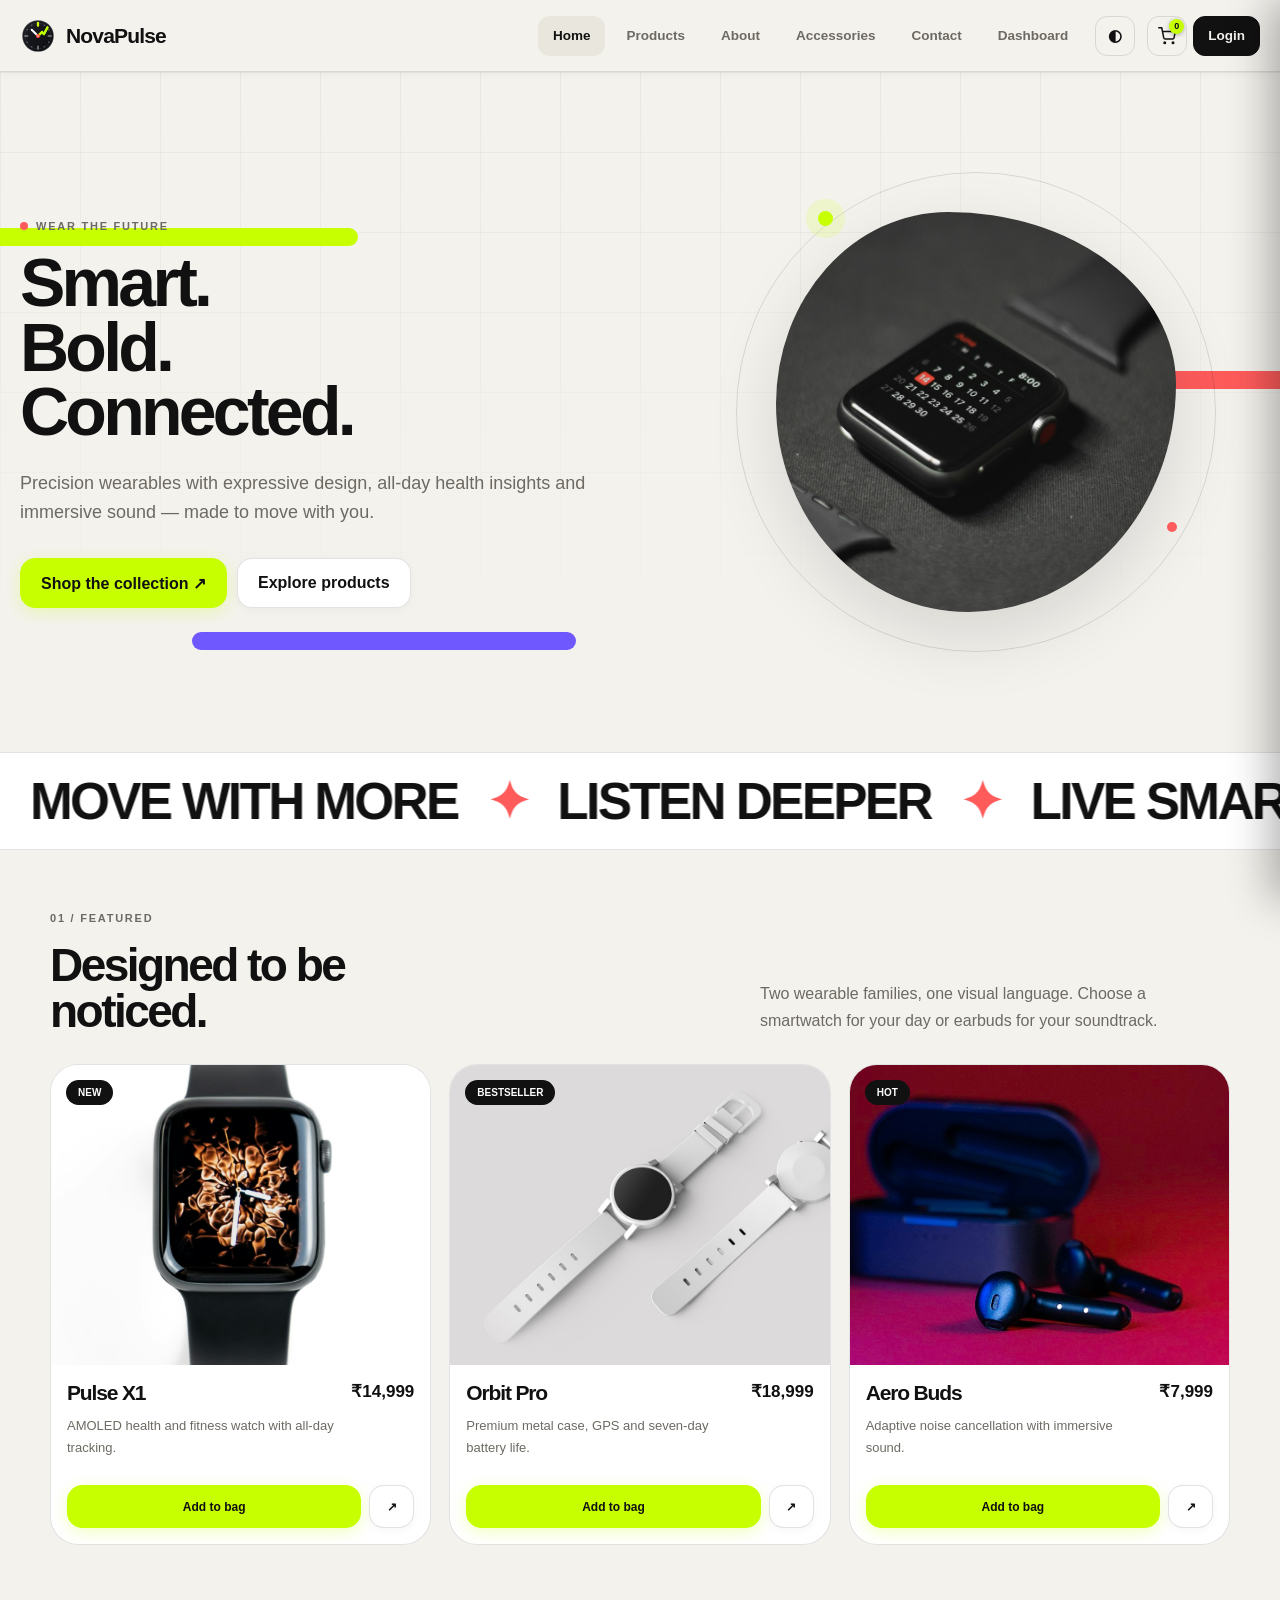
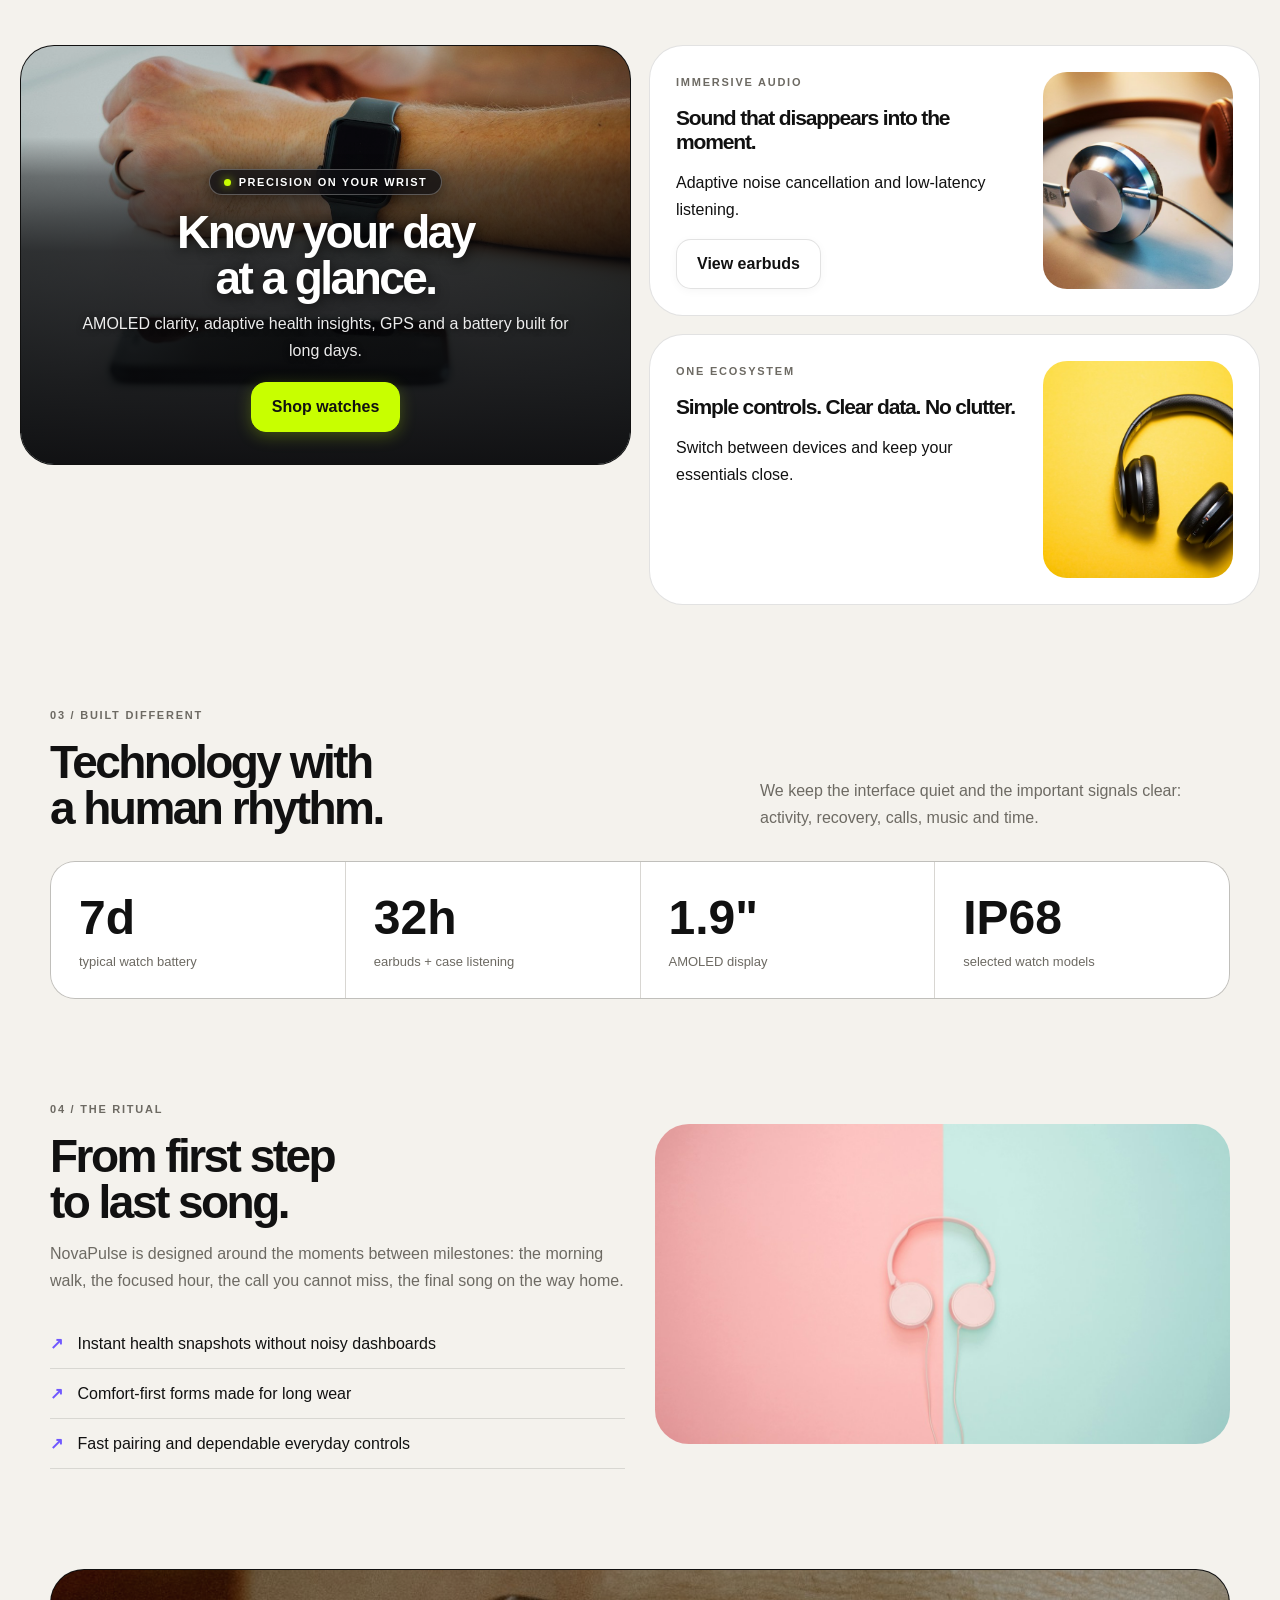
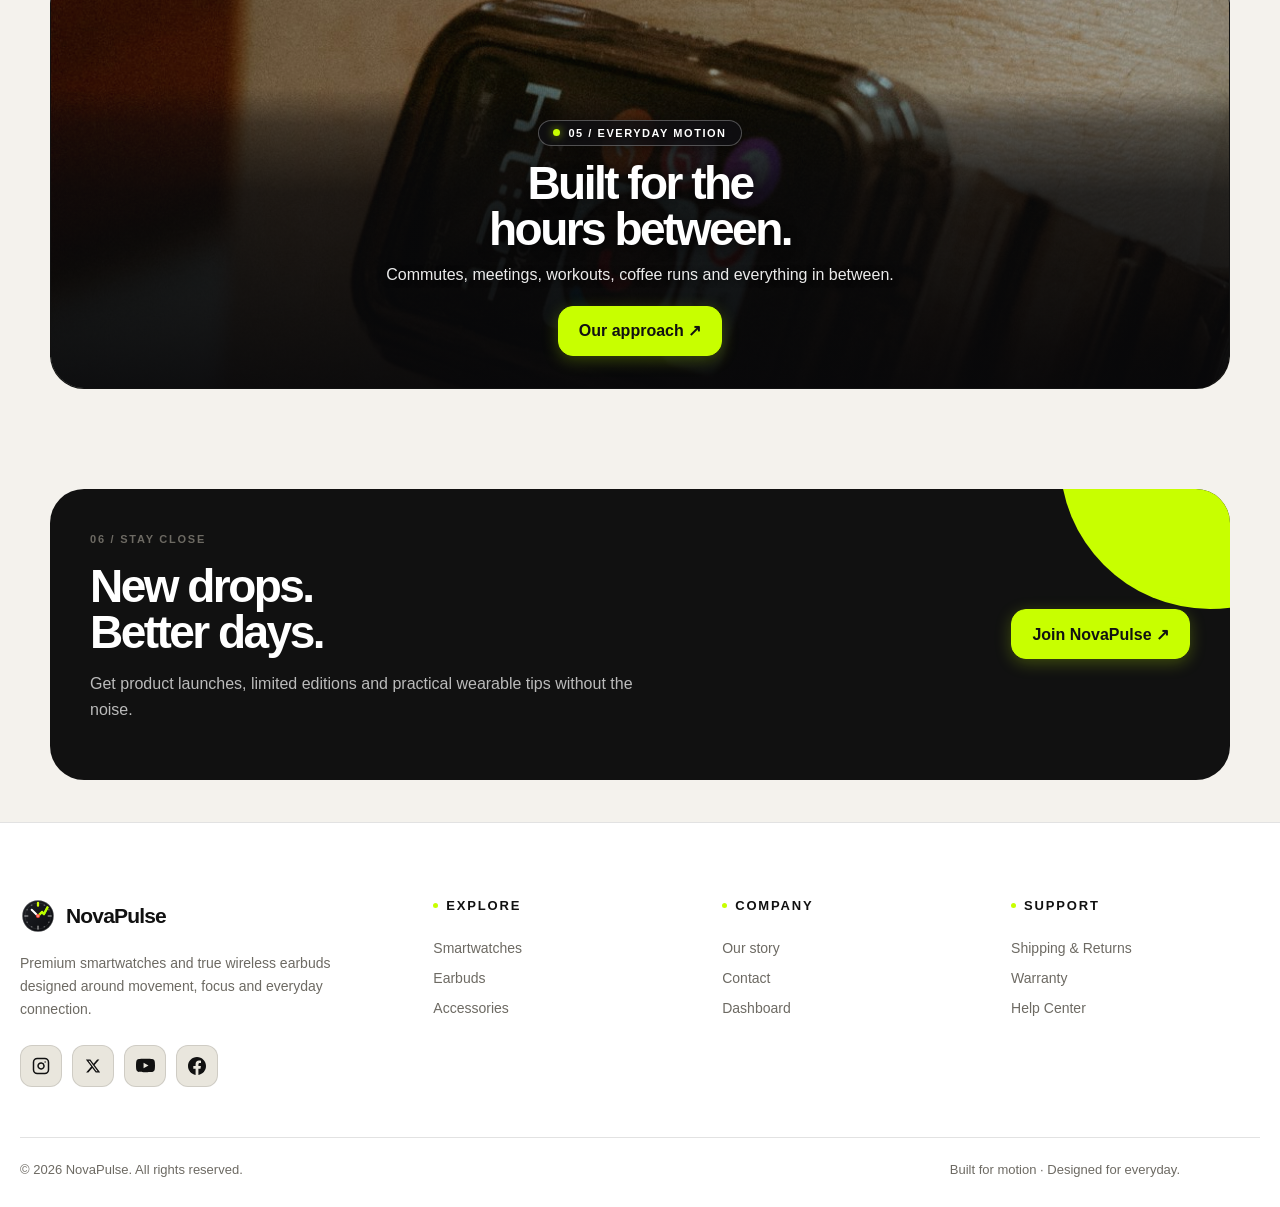
<file: index.html>
<!DOCTYPE html>
<html lang="en">
<head>
  <meta charset="UTF-8">
  <meta name="viewport" content="width=device-width, initial-scale=1.0">
  <meta name="description" content="NovaPulse premium smartwatches and wireless earbuds">
  <title>NovaPulse | Smart Wearables</title>
  <link rel="icon" type="image/svg+xml" href="images/favicon.svg">
  <link rel="stylesheet" href="assets/css/style.css">
</head>
<body>
  <!-- ========================= NAVBAR ========================= -->
  <header class="topbar" id="navbar">
    <div class="wide nav">
      <a href="index.html" class="logo">
        <span class="logo-icon"></span>
        <span>NovaPulse</span>
      </a>
      <nav class="navlinks">
        <a href="index.html" class="active">Home</a>
        <a href="products.html">Products</a>
        <a href="about.html">About</a>
        <a href="accessories.html">Accessories</a>
        <a href="contact.html">Contact</a>
        <a href="dashboard.html">Dashboard</a>
        <button class="nav-btn theme-btn" type="button" aria-label="Toggle theme" title="Toggle theme" onclick="toggleTheme()">◐</button>
        <button class="nav-btn cart-btn" type="button" aria-label="Shopping Cart" title="Shopping Cart" onclick="toggleCart()">
          <svg class="cart-icon" viewBox="0 0 24 24" width="18" height="18" fill="none" stroke="currentColor" stroke-width="2" stroke-linecap="round" stroke-linejoin="round">
            <circle cx="9" cy="21" r="1"></circle>
            <circle cx="20" cy="21" r="1"></circle>
            <path d="M1 1h4l2.68 13.39a2 2 0 0 0 2 1.61h9.72a2 2 0 0 0 2-1.61L23 6H6"></path>
          </svg>
          <span class="cart-badge">0</span>
        </button>
        <a href="login.html" class="nav-btn login">Login</a>
      </nav>
      <button class="mobile-button" type="button" aria-label="Open navigation menu" aria-controls="mobileMenu" aria-expanded="false" onclick="toggleMenu()">☰</button>
    </div>
    <div class="mobile-menu" id="mobileMenu">
      <a href="index.html">Home <span>→</span></a>
      <a href="products.html">Products <span>→</span></a>
      <a href="about.html">About <span>→</span></a>
      <a href="accessories.html">Accessories <span>→</span></a>
      <a href="contact.html">Contact <span>→</span></a>
      <a href="dashboard.html">Dashboard <span>→</span></a>
      <div class="mobile-controls">
        <button type="button" aria-label="Toggle theme" onclick="toggleTheme()">◐ Theme Mode</button>
        <button type="button" aria-label="Shopping Cart" onclick="toggleCart()">🛒 Bag (<span class="mobile-cart-count">0</span>)</button>
      </div>
      <a href="login.html" class="mobile-login">Login <span>→</span></a>
    </div>
  </header>

  <!-- ========================= HOME MAIN ========================= -->
  <main id="home">
    <!-- HERO SECTION -->
    <section class="hero">
      <div class="grid-bg"></div>
      <div class="wryte">
        <span class="a"></span>
        <span class="b"></span>
        <span class="c"></span>
      </div>
      <div class="wide hero-content">
        <div class="hero-copy reveal">
          <span class="eyebrow"><i></i> Wear the future</span>
          <h1>Smart.<br>Bold.<br>Connected.</h1>
          <p>
            Precision wearables with expressive design, all-day health insights and immersive sound — made to move with you.
          </p>
          <div class="actions">
            <a href="products.html" class="btn lime">Shop the collection ↗</a>
            <a href="#featured" class="btn outline">Explore products</a>
          </div>
        </div>
        <div class="hero-art">
          <div class="orbit"></div>
          <img
            class="hero-image"
            src="image/hero-watch.jpg"
            alt="Premium smartwatch worn on wrist"
          >
        </div>
      </div>
    </section>

    <!-- MARQUEE TRACK -->
    <div class="marquee">
      <div class="marquee-track">
        <span>MOVE WITH MORE <b>✦</b> LISTEN DEEPER <b>✦</b> LIVE SMARTER <b>✦</b></span>
        <span>MOVE WITH MORE <b>✦</b> LISTEN DEEPER <b>✦</b> LIVE SMARTER <b>✦</b></span>
        <span>MOVE WITH MORE <b>✦</b> LISTEN DEEPER <b>✦</b> LIVE SMARTER <b>✦</b></span>
        <span>MOVE WITH MORE <b>✦</b> LISTEN DEEPER <b>✦</b> LIVE SMARTER <b>✦</b></span>
      </div>
    </div>

    <!-- HOME SECTION 1: FEATURED PRODUCTS -->
    <section class="section" id="featured">
      <div class="container">
        <div class="section-head reveal">
          <div>
            <span class="eyebrow">01 / Featured</span>
            <h2>Designed to be<br>noticed.</h2>
          </div>
          <p>
            Two wearable families, one visual language. Choose a smartwatch for your day or earbuds for your soundtrack.
          </p>
        </div>
        <div class="product-grid">
          <article class="product-card reveal">
            <div class="product-media">
              <img src="image/pulse-x1.jpg" alt="Pulse X1 smartwatch">
              <span class="tag">NEW</span>
            </div>
            <div class="product-info">
              <div class="product-top">
                <div>
                  <h3>Pulse X1</h3>
                  <p>AMOLED health and fitness watch with all-day tracking.</p>
                </div>
                <strong class="price">₹14,999</strong>
              </div>
              <div class="card-actions">
                <button class="btn lime" onclick="addBag('Pulse X1')">Add to bag</button>
                <button class="btn outline quick" onclick="productInfo('Pulse X1','₹14,999')">↗</button>
              </div>
            </div>
          </article>

          <article class="product-card reveal">
            <div class="product-media">
              <img src="image/orbit-pro.jpg" alt="Orbit Pro smartwatch">
              <span class="tag">BESTSELLER</span>
            </div>
            <div class="product-info">
              <div class="product-top">
                <div>
                  <h3>Orbit Pro</h3>
                  <p>Premium metal case, GPS and seven-day battery life.</p>
                </div>
                <strong class="price">₹18,999</strong>
              </div>
              <div class="card-actions">
                <button class="btn lime" onclick="addBag('Orbit Pro')">Add to bag</button>
                <button class="btn outline quick" onclick="productInfo('Orbit Pro','₹18,999')">↗</button>
              </div>
            </div>
          </article>

          <article class="product-card reveal">
            <div class="product-media">
              <img src="image/aero-buds.jpg" alt="Aero Buds wireless earbuds">
              <span class="tag">HOT</span>
            </div>
            <div class="product-info">
              <div class="product-top">
                <div>
                  <h3>Aero Buds</h3>
                  <p>Adaptive noise cancellation with immersive sound.</p>
                </div>
                <strong class="price">₹7,999</strong>
              </div>
              <div class="card-actions">
                <button class="btn lime" onclick="addBag('Aero Buds')">Add to bag</button>
                <button class="btn outline quick" onclick="productInfo('Aero Buds','₹7,999')">↗</button>
              </div>
            </div>
          </article>
        </div>
      </div>
    </section>

    <!-- HOME SECTION 2: SHOWCASE -->
    <section class="section compact">
      <div class="wide">
        <div class="feature-grid">
          <article class="feature-card reveal">
            <img src="image/feature-wrist.jpg" alt="Premium smartwatch close-up">
            <div class="feature-content">
              <span class="eyebrow">Precision on your wrist</span>
              <h2>Know your day<br>at a glance.</h2>
              <p>AMOLED clarity, adaptive health insights, GPS and a battery built for long days.</p>
              <a href="products.html" class="btn lime">Shop watches</a>
            </div>
          </article>
          <div class="small-features">
            <article class="small-card reveal">
              <div>
                <span class="eyebrow">Immersive audio</span>
                <h3>Sound that disappears into the moment.</h3>
                <p>Adaptive noise cancellation and low-latency listening.</p>
                <a href="products.html" class="btn outline">View earbuds</a>
              </div>
              <img src="image/earbuds-sound.jpg" alt="Wireless earbuds">
            </article>
            <article class="small-card reveal">
              <div>
                <span class="eyebrow">One ecosystem</span>
                <h3>Simple controls. Clear data. No clutter.</h3>
                <p>Switch between devices and keep your essentials close.</p>
              </div>
              <img src="image/earbuds-case.jpg" alt="Premium earbuds detail">
            </article>
          </div>
        </div>
      </div>
    </section>

    <!-- HOME SECTION 3: SPECS & STATS -->
    <section class="section">
      <div class="container">
        <div class="section-head reveal">
          <div>
            <span class="eyebrow">03 / Built different</span>
            <h2>Technology with<br>a human rhythm.</h2>
          </div>
          <p>
            We keep the interface quiet and the important signals clear: activity, recovery, calls, music and time.
          </p>
        </div>
        <div class="stats">
          <div class="stat">
            <strong>7d</strong>
            <span>typical watch battery</span>
          </div>
          <div class="stat">
            <strong>32h</strong>
            <span>earbuds + case listening</span>
          </div>
          <div class="stat">
            <strong>1.9"</strong>
            <span>AMOLED display</span>
          </div>
          <div class="stat">
            <strong>IP68</strong>
            <span>selected watch models</span>
          </div>
        </div>
      </div>
    </section>

    <!-- HOME SECTION 4: THE RITUAL -->
    <section class="section compact">
      <div class="container">
        <div class="story">
          <div class="reveal">
            <span class="eyebrow">04 / The ritual</span>
            <h2>From first step<br>to last song.</h2>
            <p>
              NovaPulse is designed around the moments between milestones: the morning walk, the focused hour, the call you cannot miss, the final song on the way home.
            </p>
            <ul class="story-list">
              <li>Instant health snapshots without noisy dashboards</li>
              <li>Comfort-first forms made for long wear</li>
              <li>Fast pairing and dependable everyday controls</li>
            </ul>
          </div>
          <img
            class="reveal"
            src="image/lifestyle-ritual.jpg"
            alt="Person using wearable technology"
          >
        </div>
      </div>
    </section>

    <!-- HOME SECTION 5: EVERYDAY MOTION -->
    <section class="section">
      <div class="container">
        <div class="feature-card reveal">
          <img src="image/lifestyle-motion.jpg" alt="Smartwatch lifestyle">
          <div class="feature-content">
            <span class="eyebrow">05 / Everyday motion</span>
            <h2>Built for the<br>hours between.</h2>
            <p>
              Commutes, meetings, workouts, coffee runs and everything in between.
            </p>
            <a href="about.html" class="btn lime">Our approach ↗</a>
          </div>
        </div>
      </div>
    </section>

    <!-- HOME SECTION 6: NEWSLETTER -->
    <section class="section compact">
      <div class="container">
        <div class="newsletter reveal">
          <div>
            <span class="eyebrow">06 / Stay close</span>
            <h2>New drops.<br>Better days.</h2>
            <p>
              Get product launches, limited editions and practical wearable tips without the noise.
            </p>
          </div>
          <button class="btn lime" onclick="subscribe()">Join NovaPulse ↗</button>
        </div>
      </div>
    </section>
  </main>

  <!-- ========================= FOOTER ========================= -->
  <footer class="footer" id="footer">
    <div class="wide footer-grid">
      <div>
        <a href="index.html" class="logo">
          <span class="logo-icon"></span>
          <span>NovaPulse</span>
        </a>
        <p>
          Premium smartwatches and true wireless earbuds designed around movement, focus and everyday connection.
        </p>
        <div class="socials">
          <a href="https://www.instagram.com/" target="_blank" rel="noopener" class="social" aria-label="Instagram">
            <svg width="18" height="18" viewBox="0 0 24 24" fill="none" stroke="currentColor" stroke-width="2" stroke-linecap="round" stroke-linejoin="round"><rect width="20" height="20" x="2" y="2" rx="5" ry="5"/><path d="M16 11.37A4 4 0 1 1 12.63 8 4 4 0 0 1 16 11.37z"/><line x1="17.5" x2="17.51" y1="6.5" y2="6.5"/></svg>
          </a>
          <a href="https://x.com/" target="_blank" rel="noopener" class="social" aria-label="X">
            <svg width="16" height="16" viewBox="0 0 24 24" fill="currentColor"><path d="M18.244 2.25h3.308l-7.227 8.26 8.502 11.24H16.17l-5.214-6.817L4.99 21.75H1.68l7.73-8.835L1.254 2.25H8.08l4.713 6.231zm-1.161 17.52h1.833L7.084 4.126H5.117z"/></svg>
          </a>
          <a href="https://www.youtube.com/" target="_blank" rel="noopener" class="social" aria-label="YouTube">
            <svg width="19" height="19" viewBox="0 0 24 24" fill="currentColor"><path d="M23.498 6.186a3.016 3.016 0 0 0-2.122-2.136C19.505 3.545 12 3.545 12 3.545s-7.505 0-9.377.505A3.017 3.017 0 0 0 .502 6.186C0 8.07 0 12 0 12s0 3.93.502 5.814a3.016 3.016 0 0 0 2.122 2.136c1.871.505 9.376.505 9.376.505s7.505 0 9.377-.505a3.015 3.015 0 0 0 2.122-2.136C24 15.93 24 12 24 12s0-3.93-.502-5.814zM9.545 15.568V8.432L15.818 12l-6.273 3.568z"/></svg>
          </a>
          <a href="https://www.facebook.com/" target="_blank" rel="noopener" class="social" aria-label="Facebook">
            <svg width="18" height="18" viewBox="0 0 24 24" fill="currentColor"><path d="M24 12.073c0-6.627-5.373-12-12-12s-12 5.373-12 12c0 5.99 4.388 10.954 10.125 11.854v-8.385H7.078v-3.47h3.047V9.43c0-3.007 1.792-4.669 4.533-4.669 1.312 0 2.686.235 2.686.235v2.953H15.83c-1.491 0-1.956.925-1.956 1.874v2.25h3.328l-.532 3.47h-2.796v8.385C19.612 23.027 24 18.062 24 12.073z"/></svg>
          </a>
        </div>
      </div>
      <div>
        <h4>Explore</h4>
        <a class="footer-link" href="products.html">Smartwatches</a>
        <a class="footer-link" href="products.html">Earbuds</a>
        <a class="footer-link" href="accessories.html">Accessories</a>
      </div>
      <div>
        <h4>Company</h4>
        <a class="footer-link" href="about.html">Our story</a>
        <a class="footer-link" href="contact.html">Contact</a>
        <a class="footer-link" href="dashboard.html">Dashboard</a>
      </div>
      <div>
        <h4>Support</h4>
        <a class="footer-link" href="contact.html">Shipping & Returns</a>
        <a class="footer-link" href="contact.html">Warranty</a>
        <a class="footer-link" href="contact.html">Help Center</a>
      </div>
    </div>
    <div class="wide copyright">
      <span>© 2026 NovaPulse. All rights reserved.</span>
      <span>Built for motion · Designed for everyday.</span>
    </div>
  </footer>

  <button class="backtop" id="backtop" onclick="window.scrollTo({top:0,behavior:'smooth'})" aria-label="Back to top">↑</button>
  <div class="toast" id="toast"></div>

  <script src="assets/js/main.js"></script>
</body>
</html>
</file>
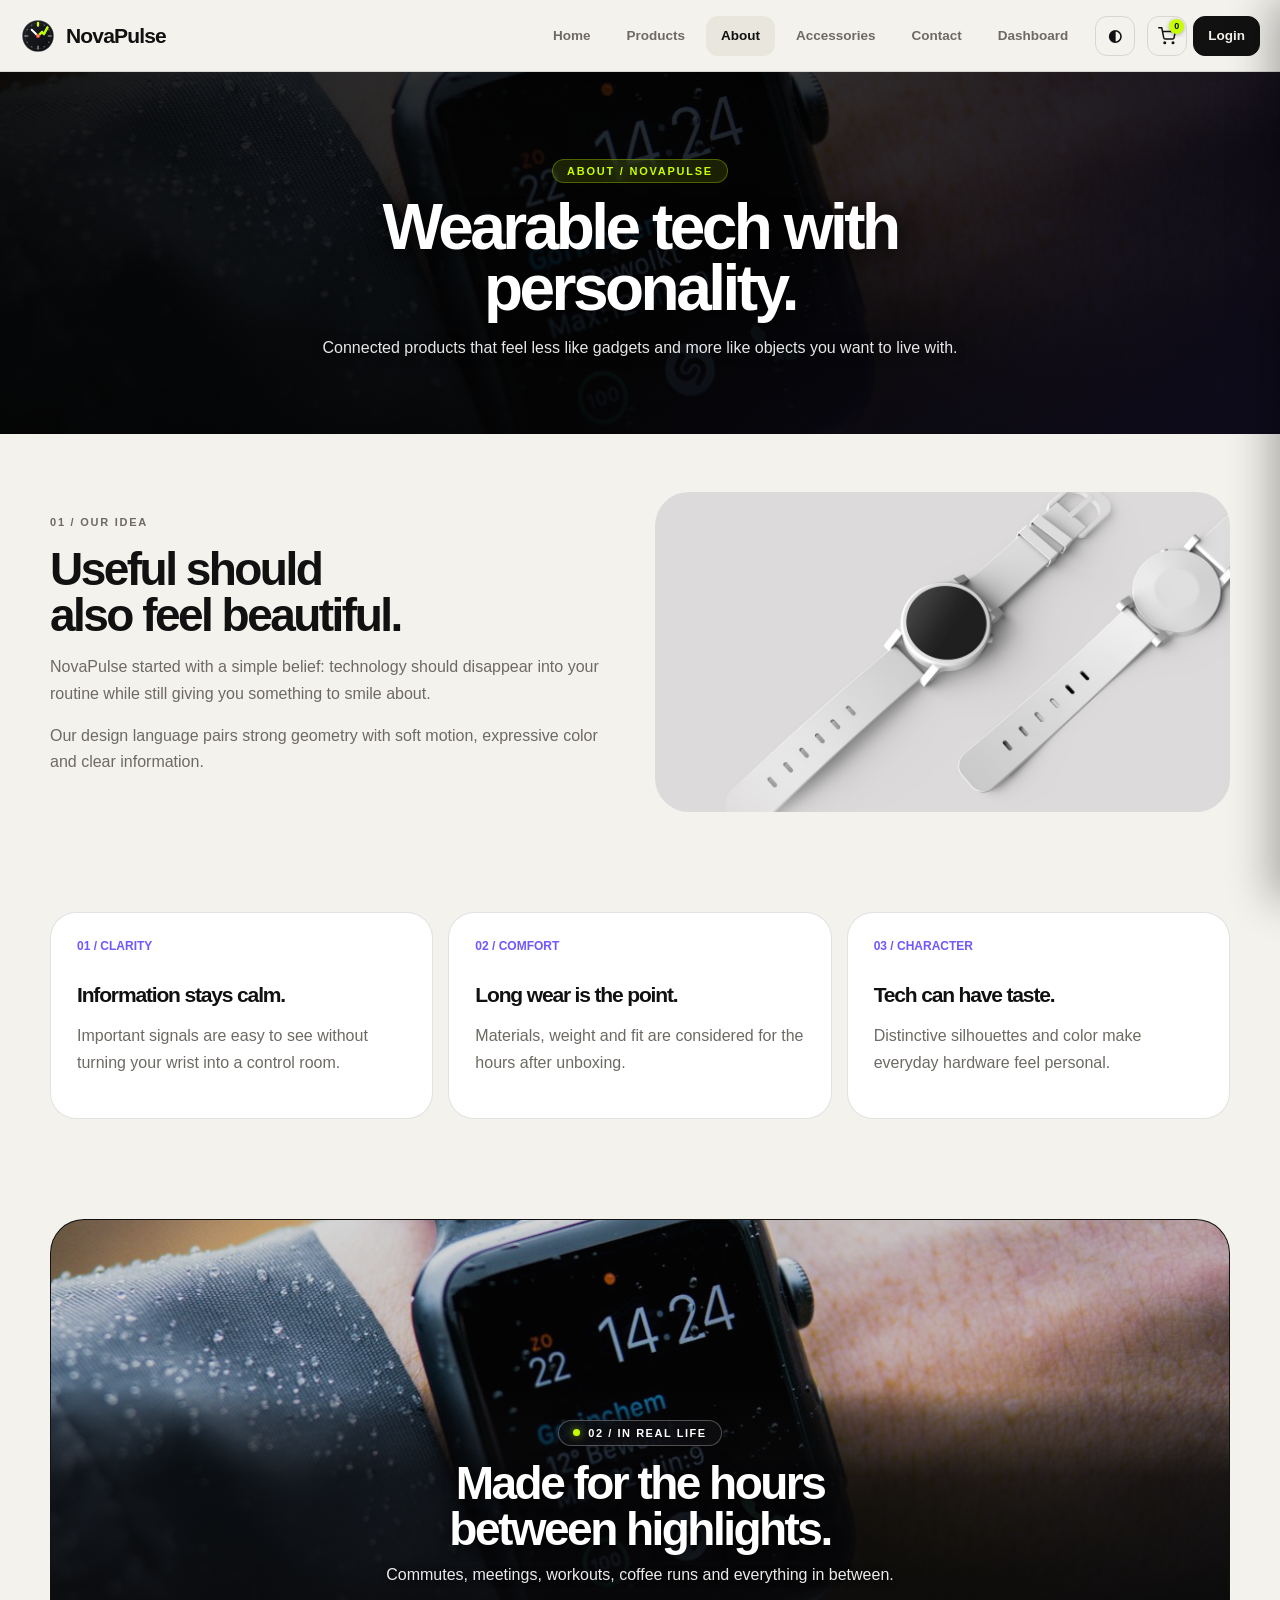
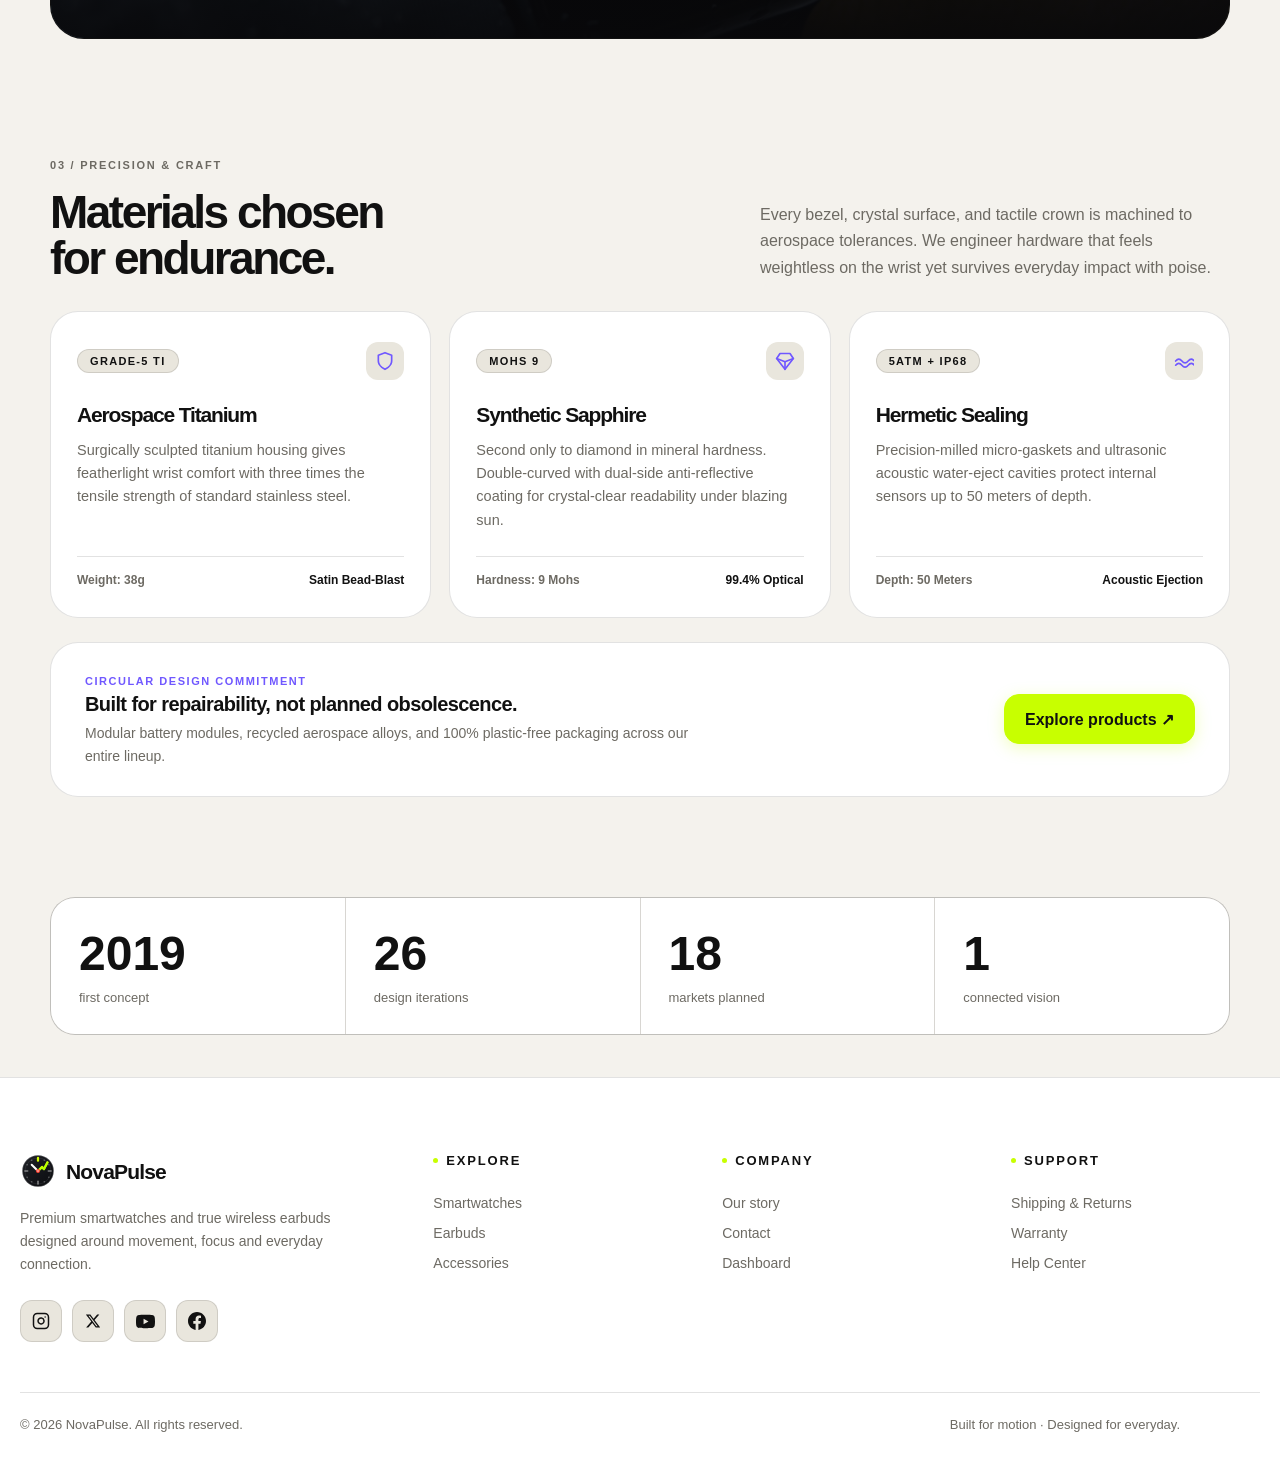
<file: about.html>
<!DOCTYPE html>
<html lang="en">
<head>
  <meta charset="UTF-8">
  <meta name="viewport" content="width=device-width, initial-scale=1.0">
  <meta name="description" content="About NovaPulse - Wearable technology designed around movement, focus and character.">
  <title>About | NovaPulse</title>
  <link rel="icon" type="image/svg+xml" href="images/favicon.svg">
  <link rel="stylesheet" href="assets/css/style.css">
</head>
<body>
  <!-- ========================= NAVBAR ========================= -->
  <header class="topbar" id="navbar">
    <div class="wide nav">
      <a href="index.html" class="logo">
        <span class="logo-icon"></span>
        <span>NovaPulse</span>
      </a>
      <nav class="navlinks">
        <a href="index.html">Home</a>
        <a href="products.html">Products</a>
        <a href="about.html" class="active">About</a>
        <a href="accessories.html">Accessories</a>
        <a href="contact.html">Contact</a>
        <a href="dashboard.html">Dashboard</a>
        <button class="nav-btn theme-btn" type="button" aria-label="Toggle theme" title="Toggle theme" onclick="toggleTheme()">◐</button>
        <button class="nav-btn cart-btn" type="button" aria-label="Shopping Cart" title="Shopping Cart" onclick="toggleCart()">
          <svg class="cart-icon" viewBox="0 0 24 24" width="18" height="18" fill="none" stroke="currentColor" stroke-width="2" stroke-linecap="round" stroke-linejoin="round">
            <circle cx="9" cy="21" r="1"></circle>
            <circle cx="20" cy="21" r="1"></circle>
            <path d="M1 1h4l2.68 13.39a2 2 0 0 0 2 1.61h9.72a2 2 0 0 0 2-1.61L23 6H6"></path>
          </svg>
          <span class="cart-badge">0</span>
        </button>
        <a href="login.html" class="nav-btn login">Login</a>
      </nav>
      <button class="mobile-button" type="button" aria-label="Open navigation menu" aria-controls="mobileMenu" aria-expanded="false" onclick="toggleMenu()">☰</button>
    </div>
    <div class="mobile-menu" id="mobileMenu">
      <a href="index.html">Home <span>→</span></a>
      <a href="products.html">Products <span>→</span></a>
      <a href="about.html">About <span>→</span></a>
      <a href="accessories.html">Accessories <span>→</span></a>
      <a href="contact.html">Contact <span>→</span></a>
      <a href="dashboard.html">Dashboard <span>→</span></a>
      <div class="mobile-controls">
        <button type="button" aria-label="Toggle theme" onclick="toggleTheme()">◐ Theme Mode</button>
        <button type="button" aria-label="Shopping Cart" onclick="toggleCart()">🛒 Bag (<span class="mobile-cart-count">0</span>)</button>
      </div>
      <a href="login.html" class="mobile-login">Login <span>→</span></a>
    </div>
  </header>

  <!-- ========================= ABOUT MAIN ========================= -->
  <main id="about">
    <div class="page-title banner-about">
      <div class="container">
        <span class="eyebrow">About / NovaPulse</span>
        <h1>Wearable tech with<br>personality.</h1>
        <p>Connected products that feel less like gadgets and more like objects you want to live with.</p>
      </div>
    </div>

    <section class="section">
      <div class="container">
        <div class="story">
          <div>
            <span class="eyebrow">01 / Our idea</span>
            <h2>Useful should<br>also feel beautiful.</h2>
            <p>NovaPulse started with a simple belief: technology should disappear into your routine while still giving you something to smile about.</p>
            <p>Our design language pairs strong geometry with soft motion, expressive color and clear information.</p>
          </div>
          <img src="image/about-story.jpg" alt="Elegant smartwatch on wrist">
        </div>
      </div>
    </section>

    <section class="section compact">
      <div class="container">
        <div class="values">
          <article class="value">
            <div class="number">01 / CLARITY</div>
            <h3>Information stays calm.</h3>
            <p>Important signals are easy to see without turning your wrist into a control room.</p>
          </article>
          <article class="value">
            <div class="number">02 / COMFORT</div>
            <h3>Long wear is the point.</h3>
            <p>Materials, weight and fit are considered for the hours after unboxing.</p>
          </article>
          <article class="value">
            <div class="number">03 / CHARACTER</div>
            <h3>Tech can have taste.</h3>
            <p>Distinctive silhouettes and color make everyday hardware feel personal.</p>
          </article>
        </div>
      </div>
    </section>

    <section class="section">
      <div class="container">
        <div class="feature-card">
          <img src="image/about-lifestyle.jpg" alt="Smartwatch lifestyle">
          <div class="feature-content">
            <span class="eyebrow">02 / In real life</span>
            <h2>Made for the hours<br>between highlights.</h2>
            <p>Commutes, meetings, workouts, coffee runs and everything in between.</p>
          </div>
        </div>
      </div>
    </section>

    <!-- ========================= 03 / CRAFT & MATERIALS ========================= -->
    <section class="section" id="craftsmanship">
      <div class="container">
        <div class="section-head reveal">
          <div>
            <span class="eyebrow">03 / Precision &amp; Craft</span>
            <h2>Materials chosen<br>for endurance.</h2>
          </div>
          <p>Every bezel, crystal surface, and tactile crown is machined to aerospace tolerances. We engineer hardware that feels weightless on the wrist yet survives everyday impact with poise.</p>
        </div>

        <div class="craft-grid">
          <article class="craft-card reveal">
            <div class="craft-badge">
              <span class="craft-pill">GRADE-5 Ti</span>
              <div class="craft-icon" aria-hidden="true">
                <svg width="20" height="20" viewBox="0 0 24 24" fill="none" stroke="currentColor" stroke-width="2" stroke-linecap="round" stroke-linejoin="round">
                  <path d="M12 22s8-4 8-10V5l-8-3-8 3v7c0 6 8 10 8 10z"/>
                </svg>
              </div>
            </div>
            <h3>Aerospace Titanium</h3>
            <p>Surgically sculpted titanium housing gives featherlight wrist comfort with three times the tensile strength of standard stainless steel.</p>
            <div class="craft-spec">
              <span>Weight: 38g</span>
              <span>Satin Bead-Blast</span>
            </div>
          </article>

          <article class="craft-card reveal">
            <div class="craft-badge">
              <span class="craft-pill">MOHS 9</span>
              <div class="craft-icon" aria-hidden="true">
                <svg width="20" height="20" viewBox="0 0 24 24" fill="none" stroke="currentColor" stroke-width="2" stroke-linecap="round" stroke-linejoin="round">
                  <polygon points="6 3 18 3 22 9 12 22 2 9 6 3"/>
                  <polyline points="2 9 12 13 22 9"/>
                  <line x1="12" y1="22" x2="12" y2="13"/>
                </svg>
              </div>
            </div>
            <h3>Synthetic Sapphire</h3>
            <p>Second only to diamond in mineral hardness. Double-curved with dual-side anti-reflective coating for crystal-clear readability under blazing sun.</p>
            <div class="craft-spec">
              <span>Hardness: 9 Mohs</span>
              <span>99.4% Optical</span>
            </div>
          </article>

          <article class="craft-card reveal">
            <div class="craft-badge">
              <span class="craft-pill">5ATM + IP68</span>
              <div class="craft-icon" aria-hidden="true">
                <svg width="20" height="20" viewBox="0 0 24 24" fill="none" stroke="currentColor" stroke-width="2" stroke-linecap="round" stroke-linejoin="round">
                  <path d="M2 12c2.5-3 5-3 7.5 0s5 3 7.5 0 5-3 7.5 0"/>
                  <path d="M2 17c2.5-3 5-3 7.5 0s5 3 7.5 0 5-3 7.5 0"/>
                </svg>
              </div>
            </div>
            <h3>Hermetic Sealing</h3>
            <p>Precision-milled micro-gaskets and ultrasonic acoustic water-eject cavities protect internal sensors up to 50 meters of depth.</p>
            <div class="craft-spec">
              <span>Depth: 50 Meters</span>
              <span>Acoustic Ejection</span>
            </div>
          </article>
        </div>

        <div class="craft-banner reveal">
          <div class="craft-banner-info">
            <span class="craft-tag">Circular Design Commitment</span>
            <h4>Built for repairability, not planned obsolescence.</h4>
            <p>Modular battery modules, recycled aerospace alloys, and 100% plastic-free packaging across our entire lineup.</p>
          </div>
          <a href="products.html" class="btn lime">Explore products ↗</a>
        </div>
      </div>
    </section>

    <section class="section compact">
      <div class="container">
        <div class="stats">
          <div class="stat"><strong>2019</strong><span>first concept</span></div>
          <div class="stat"><strong>26</strong><span>design iterations</span></div>
          <div class="stat"><strong>18</strong><span>markets planned</span></div>
          <div class="stat"><strong>1</strong><span>connected vision</span></div>
        </div>
      </div>
    </section>
  </main>

  <!-- ========================= FOOTER ========================= -->
  <footer class="footer" id="footer">
    <div class="wide footer-grid">
      <div>
        <a href="index.html" class="logo">
          <span class="logo-icon"></span>
          <span>NovaPulse</span>
        </a>
        <p>
          Premium smartwatches and true wireless earbuds designed around movement, focus and everyday connection.
        </p>
        <div class="socials">
          <a href="https://www.instagram.com/" target="_blank" rel="noopener" class="social" aria-label="Instagram">
            <svg width="18" height="18" viewBox="0 0 24 24" fill="none" stroke="currentColor" stroke-width="2" stroke-linecap="round" stroke-linejoin="round"><rect width="20" height="20" x="2" y="2" rx="5" ry="5"/><path d="M16 11.37A4 4 0 1 1 12.63 8 4 4 0 0 1 16 11.37z"/><line x1="17.5" x2="17.51" y1="6.5" y2="6.5"/></svg>
          </a>
          <a href="https://x.com/" target="_blank" rel="noopener" class="social" aria-label="X">
            <svg width="16" height="16" viewBox="0 0 24 24" fill="currentColor"><path d="M18.244 2.25h3.308l-7.227 8.26 8.502 11.24H16.17l-5.214-6.817L4.99 21.75H1.68l7.73-8.835L1.254 2.25H8.08l4.713 6.231zm-1.161 17.52h1.833L7.084 4.126H5.117z"/></svg>
          </a>
          <a href="https://www.youtube.com/" target="_blank" rel="noopener" class="social" aria-label="YouTube">
            <svg width="19" height="19" viewBox="0 0 24 24" fill="currentColor"><path d="M23.498 6.186a3.016 3.016 0 0 0-2.122-2.136C19.505 3.545 12 3.545 12 3.545s-7.505 0-9.377.505A3.017 3.017 0 0 0 .502 6.186C0 8.07 0 12 0 12s0 3.93.502 5.814a3.016 3.016 0 0 0 2.122 2.136c1.871.505 9.376.505 9.376.505s7.505 0 9.377-.505a3.015 3.015 0 0 0 2.122-2.136C24 15.93 24 12 24 12s0-3.93-.502-5.814zM9.545 15.568V8.432L15.818 12l-6.273 3.568z"/></svg>
          </a>
          <a href="https://www.facebook.com/" target="_blank" rel="noopener" class="social" aria-label="Facebook">
            <svg width="18" height="18" viewBox="0 0 24 24" fill="currentColor"><path d="M24 12.073c0-6.627-5.373-12-12-12s-12 5.373-12 12c0 5.99 4.388 10.954 10.125 11.854v-8.385H7.078v-3.47h3.047V9.43c0-3.007 1.792-4.669 4.533-4.669 1.312 0 2.686.235 2.686.235v2.953H15.83c-1.491 0-1.956.925-1.956 1.874v2.25h3.328l-.532 3.47h-2.796v8.385C19.612 23.027 24 18.062 24 12.073z"/></svg>
          </a>
        </div>
      </div>
      <div>
        <h4>Explore</h4>
        <a class="footer-link" href="products.html">Smartwatches</a>
        <a class="footer-link" href="products.html">Earbuds</a>
        <a class="footer-link" href="accessories.html">Accessories</a>
      </div>
      <div>
        <h4>Company</h4>
        <a class="footer-link" href="about.html">Our story</a>
        <a class="footer-link" href="contact.html">Contact</a>
        <a class="footer-link" href="dashboard.html">Dashboard</a>
      </div>
      <div>
        <h4>Support</h4>
        <a class="footer-link" href="contact.html">Shipping & Returns</a>
        <a class="footer-link" href="contact.html">Warranty</a>
        <a class="footer-link" href="contact.html">Help Center</a>
      </div>
    </div>
    <div class="wide copyright">
      <span>© 2026 NovaPulse. All rights reserved.</span>
      <span>Built for motion · Designed for everyday.</span>
    </div>
  </footer>

  <button class="backtop" id="backtop" onclick="window.scrollTo({top:0,behavior:'smooth'})" aria-label="Back to top">↑</button>
  <div class="toast" id="toast"></div>

  <script src="assets/js/main.js"></script>
</body>
</html>
</file>
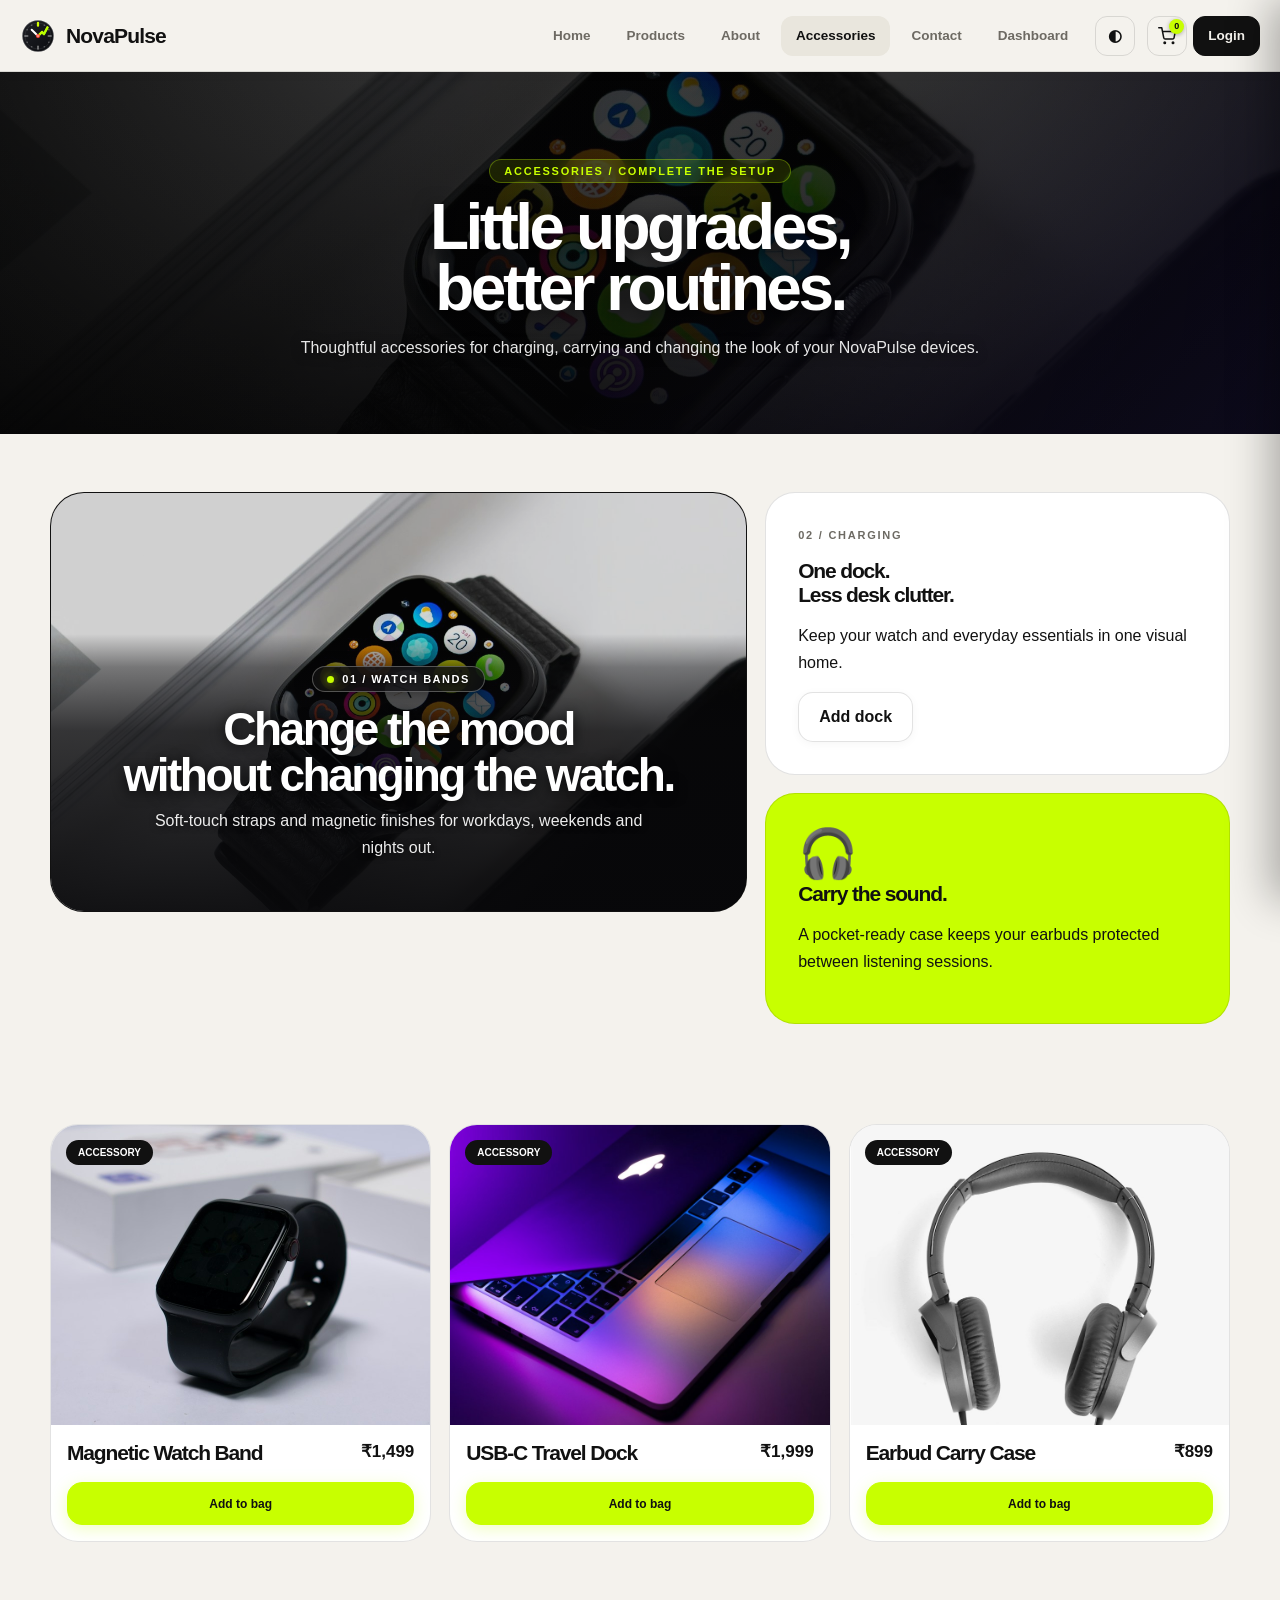
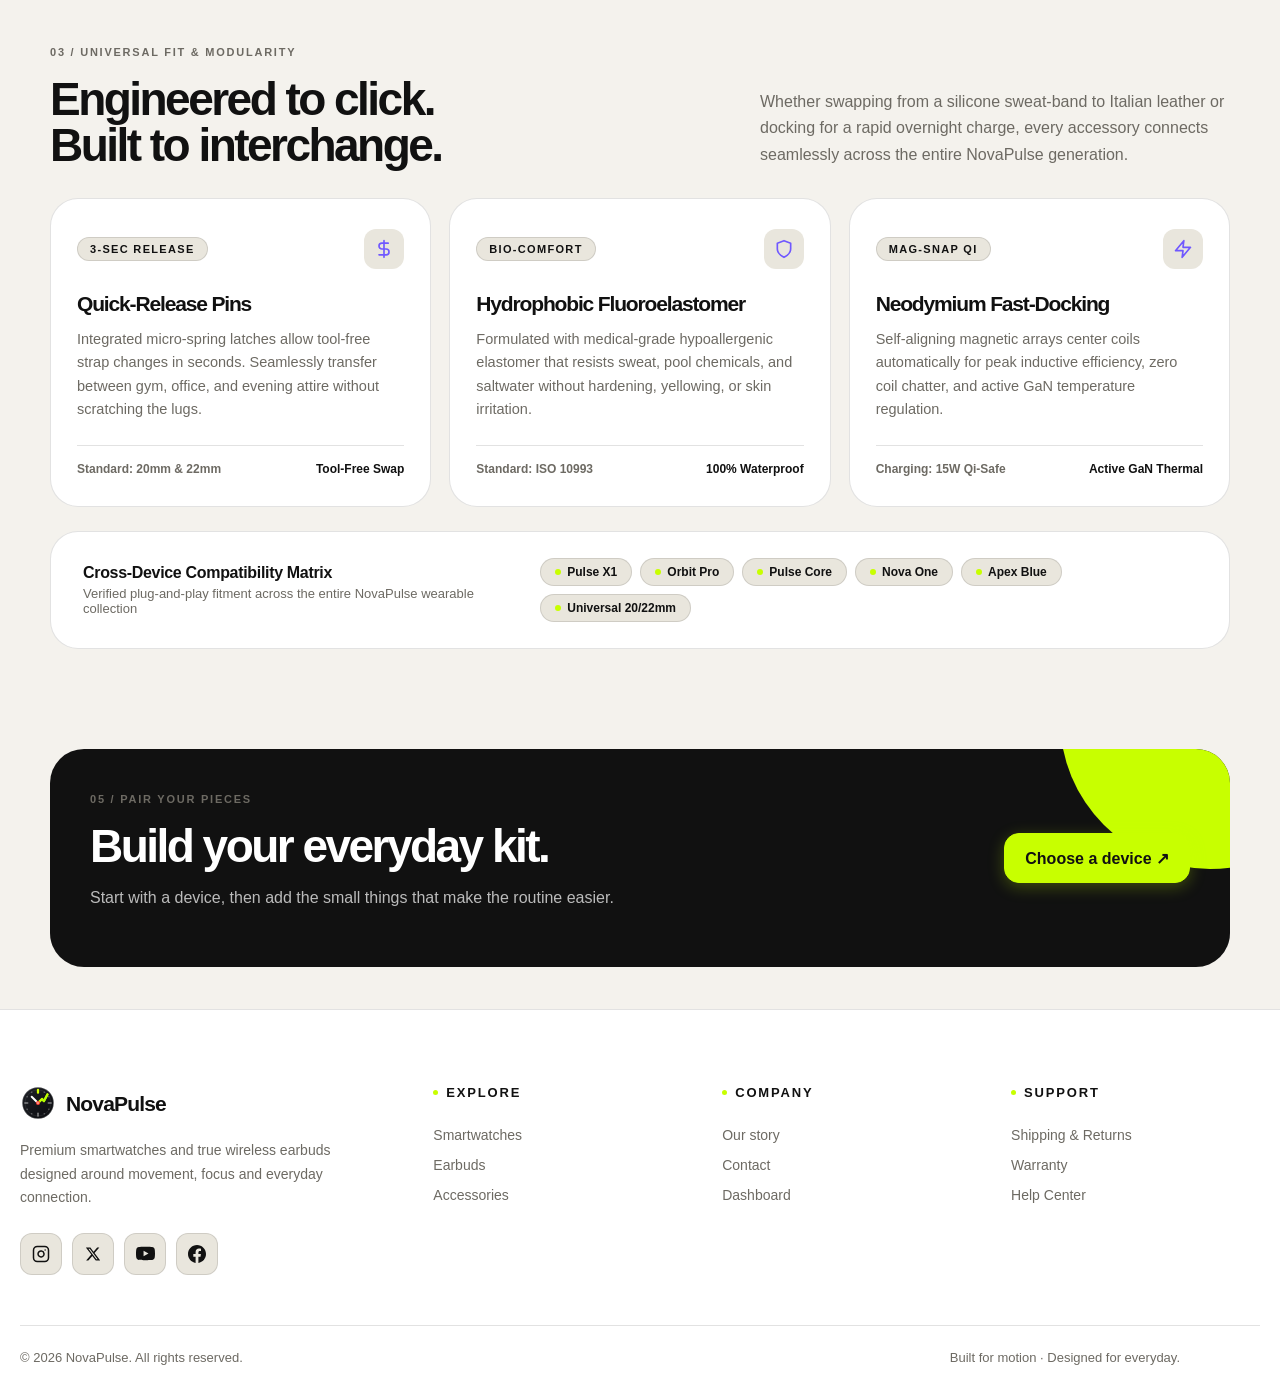
<file: accessories.html>
<!DOCTYPE html>
<html lang="en">
<head>
  <meta charset="UTF-8">
  <meta name="viewport" content="width=device-width, initial-scale=1.0">
  <meta name="description" content="NovaPulse Accessories - Watch straps, travel charging docks, and earbud carry cases">
  <title>Accessories | NovaPulse</title>
  <link rel="icon" type="image/svg+xml" href="images/favicon.svg">
  <link rel="stylesheet" href="assets/css/style.css">
</head>
<body>
  <!-- ========================= NAVBAR ========================= -->
  <header class="topbar" id="navbar">
    <div class="wide nav">
      <a href="index.html" class="logo">
        <span class="logo-icon"></span>
        <span>NovaPulse</span>
      </a>
      <nav class="navlinks">
        <a href="index.html">Home</a>
        <a href="products.html">Products</a>
        <a href="about.html">About</a>
        <a href="accessories.html" class="active">Accessories</a>
        <a href="contact.html">Contact</a>
        <a href="dashboard.html">Dashboard</a>
        <button class="nav-btn theme-btn" type="button" aria-label="Toggle theme" title="Toggle theme" onclick="toggleTheme()">◐</button>
        <button class="nav-btn cart-btn" type="button" aria-label="Shopping Cart" title="Shopping Cart" onclick="toggleCart()">
          <svg class="cart-icon" viewBox="0 0 24 24" width="18" height="18" fill="none" stroke="currentColor" stroke-width="2" stroke-linecap="round" stroke-linejoin="round">
            <circle cx="9" cy="21" r="1"></circle>
            <circle cx="20" cy="21" r="1"></circle>
            <path d="M1 1h4l2.68 13.39a2 2 0 0 0 2 1.61h9.72a2 2 0 0 0 2-1.61L23 6H6"></path>
          </svg>
          <span class="cart-badge">0</span>
        </button>
        <a href="login.html" class="nav-btn login">Login</a>
      </nav>
      <button class="mobile-button" type="button" aria-label="Open navigation menu" aria-controls="mobileMenu" aria-expanded="false" onclick="toggleMenu()">☰</button>
    </div>
    <div class="mobile-menu" id="mobileMenu">
      <a href="index.html">Home <span>→</span></a>
      <a href="products.html">Products <span>→</span></a>
      <a href="about.html">About <span>→</span></a>
      <a href="accessories.html">Accessories <span>→</span></a>
      <a href="contact.html">Contact <span>→</span></a>
      <a href="dashboard.html">Dashboard <span>→</span></a>
      <div class="mobile-controls">
        <button type="button" aria-label="Toggle theme" onclick="toggleTheme()">◐ Theme Mode</button>
        <button type="button" aria-label="Shopping Cart" onclick="toggleCart()">🛒 Bag (<span class="mobile-cart-count">0</span>)</button>
      </div>
      <a href="login.html" class="mobile-login">Login <span>→</span></a>
    </div>
  </header>

  <!-- ========================= ACCESSORIES CONTENT ========================= -->
  <main id="related">
    <div class="page-title banner-related">
      <div class="container">
        <span class="eyebrow">Accessories / Complete the setup</span>
        <h1>Little upgrades,<br>better routines.</h1>
        <p>Thoughtful accessories for charging, carrying and changing the look of your NovaPulse devices.</p>
      </div>
    </div>

    <section class="section">
      <div class="container">
        <div class="related-layout">
          <div class="feature-card">
            <img src="image/acc-hero.jpg" alt="Magnetic watch band">
            <div class="feature-content">
              <span class="eyebrow">01 / Watch bands</span>
              <h2>Change the mood<br>without changing the watch.</h2>
              <p>Soft-touch straps and magnetic finishes for workdays, weekends and nights out.</p>
            </div>
          </div>
          <div class="side-stack">
            <div class="side-card">
              <span class="eyebrow">02 / Charging</span>
              <h3>One dock.<br>Less desk clutter.</h3>
              <p>Keep your watch and everyday essentials in one visual home.</p>
              <button class="btn outline" onclick="addBag('USB-C Travel Dock')">Add dock</button>
            </div>
            <div class="emoji-card">
              <div class="emoji">🎧</div>
              <h3>Carry the sound.</h3>
              <p>A pocket-ready case keeps your earbuds protected between listening sessions.</p>
            </div>
          </div>
        </div>
      </div>
    </section>

    <section class="section compact">
      <div class="container">
        <div class="product-grid">
          <article class="product-card">
            <div class="product-media">
              <img src="image/acc-magnetic-band.jpg" alt="Magnetic Watch Band">
              <span class="tag">ACCESSORY</span>
            </div>
            <div class="product-info">
              <div class="product-top">
                <h3>Magnetic Watch Band</h3>
                <strong class="price">₹1,499</strong>
              </div>
              <div class="card-actions">
                <button class="btn lime" onclick="addBag('Magnetic Watch Band')">Add to bag</button>
              </div>
            </div>
          </article>

          <article class="product-card">
            <div class="product-media">
              <img src="image/acc-travel-dock.jpg" alt="USB-C Travel Dock">
              <span class="tag">ACCESSORY</span>
            </div>
            <div class="product-info">
              <div class="product-top">
                <h3>USB-C Travel Dock</h3>
                <strong class="price">₹1,999</strong>
              </div>
              <div class="card-actions">
                <button class="btn lime" onclick="addBag('USB-C Travel Dock')">Add to bag</button>
              </div>
            </div>
          </article>

          <article class="product-card">
            <div class="product-media">
              <img src="image/acc-carry-case.jpg" alt="Earbud Carry Case">
              <span class="tag">ACCESSORY</span>
            </div>
            <div class="product-info">
              <div class="product-top">
                <h3>Earbud Carry Case</h3>
                <strong class="price">₹899</strong>
              </div>
              <div class="card-actions">
                <button class="btn lime" onclick="addBag('Earbud Carry Case')">Add to bag</button>
              </div>
            </div>
          </article>
        </div>
      </div>
    </section>

    <!-- ========================= 03 / UNIVERSAL COMPATIBILITY & MODULARITY ========================= -->
    <section class="section" id="modularity">
      <div class="container">
        <div class="section-head reveal">
          <div>
            <span class="eyebrow">03 / Universal Fit &amp; Modularity</span>
            <h2>Engineered to click.<br>Built to interchange.</h2>
          </div>
          <p>
            Whether swapping from a silicone sweat-band to Italian leather or docking for a rapid overnight charge, every accessory connects seamlessly across the entire NovaPulse generation.
          </p>
        </div>

        <div class="compat-grid">
          <article class="compat-card reveal">
            <div class="compat-card-head">
              <span class="compat-pill">3-SEC RELEASE</span>
              <div class="compat-icon" aria-hidden="true">
                <svg width="20" height="20" viewBox="0 0 24 24" fill="none" stroke="currentColor" stroke-width="2" stroke-linecap="round" stroke-linejoin="round">
                  <path d="M12 2v20M17 5H9.5a3.5 3.5 0 0 0 0 7h5a3.5 3.5 0 0 1 0 7H6"/>
                </svg>
              </div>
            </div>
            <h3>Quick-Release Pins</h3>
            <p>Integrated micro-spring latches allow tool-free strap changes in seconds. Seamlessly transfer between gym, office, and evening attire without scratching the lugs.</p>
            <div class="compat-spec-row">
              <span>Standard: 20mm &amp; 22mm</span>
              <span>Tool-Free Swap</span>
            </div>
          </article>

          <article class="compat-card reveal">
            <div class="compat-card-head">
              <span class="compat-pill">BIO-COMFORT</span>
              <div class="compat-icon" aria-hidden="true">
                <svg width="20" height="20" viewBox="0 0 24 24" fill="none" stroke="currentColor" stroke-width="2" stroke-linecap="round" stroke-linejoin="round">
                  <path d="M12 22s8-4 8-10V5l-8-3-8 3v7c0 6 8 10 8 10z"/>
                </svg>
              </div>
            </div>
            <h3>Hydrophobic Fluoroelastomer</h3>
            <p>Formulated with medical-grade hypoallergenic elastomer that resists sweat, pool chemicals, and saltwater without hardening, yellowing, or skin irritation.</p>
            <div class="compat-spec-row">
              <span>Standard: ISO 10993</span>
              <span>100% Waterproof</span>
            </div>
          </article>

          <article class="compat-card reveal">
            <div class="compat-card-head">
              <span class="compat-pill">MAG-SNAP QI</span>
              <div class="compat-icon" aria-hidden="true">
                <svg width="20" height="20" viewBox="0 0 24 24" fill="none" stroke="currentColor" stroke-width="2" stroke-linecap="round" stroke-linejoin="round">
                  <polygon points="13 2 3 14 12 14 11 22 21 10 12 10 13 2"/>
                </svg>
              </div>
            </div>
            <h3>Neodymium Fast-Docking</h3>
            <p>Self-aligning magnetic arrays center coils automatically for peak inductive efficiency, zero coil chatter, and active GaN temperature regulation.</p>
            <div class="compat-spec-row">
              <span>Charging: 15W Qi-Safe</span>
              <span>Active GaN Thermal</span>
            </div>
          </article>
        </div>

        <div class="compat-matrix-bar reveal">
          <div class="compat-matrix-title">
            <strong>Cross-Device Compatibility Matrix</strong>
            <span>Verified plug-and-play fitment across the entire NovaPulse wearable collection</span>
          </div>
          <div class="compat-tags">
            <span class="compat-tag">Pulse X1</span>
            <span class="compat-tag">Orbit Pro</span>
            <span class="compat-tag">Pulse Core</span>
            <span class="compat-tag">Nova One</span>
            <span class="compat-tag">Apex Blue</span>
            <span class="compat-tag">Universal 20/22mm</span>
          </div>
        </div>
      </div>
    </section>

    <section class="section compact">
      <div class="container">
        <div class="newsletter">
          <div>
            <span class="eyebrow">05 / Pair your pieces</span>
            <h2>Build your everyday kit.</h2>
            <p>Start with a device, then add the small things that make the routine easier.</p>
          </div>
          <a href="products.html" class="btn lime">Choose a device ↗</a>
        </div>
      </div>
    </section>
  </main>

  <!-- ========================= FOOTER ========================= -->
  <footer class="footer" id="footer">
    <div class="wide footer-grid">
      <div>
        <a href="index.html" class="logo">
          <span class="logo-icon"></span>
          <span>NovaPulse</span>
        </a>
        <p>
          Premium smartwatches and true wireless earbuds designed around movement, focus and everyday connection.
        </p>
        <div class="socials">
          <a href="https://www.instagram.com/" target="_blank" rel="noopener" class="social" aria-label="Instagram">
            <svg width="18" height="18" viewBox="0 0 24 24" fill="none" stroke="currentColor" stroke-width="2" stroke-linecap="round" stroke-linejoin="round"><rect width="20" height="20" x="2" y="2" rx="5" ry="5"/><path d="M16 11.37A4 4 0 1 1 12.63 8 4 4 0 0 1 16 11.37z"/><line x1="17.5" x2="17.51" y1="6.5" y2="6.5"/></svg>
          </a>
          <a href="https://x.com/" target="_blank" rel="noopener" class="social" aria-label="X">
            <svg width="16" height="16" viewBox="0 0 24 24" fill="currentColor"><path d="M18.244 2.25h3.308l-7.227 8.26 8.502 11.24H16.17l-5.214-6.817L4.99 21.75H1.68l7.73-8.835L1.254 2.25H8.08l4.713 6.231zm-1.161 17.52h1.833L7.084 4.126H5.117z"/></svg>
          </a>
          <a href="https://www.youtube.com/" target="_blank" rel="noopener" class="social" aria-label="YouTube">
            <svg width="19" height="19" viewBox="0 0 24 24" fill="currentColor"><path d="M23.498 6.186a3.016 3.016 0 0 0-2.122-2.136C19.505 3.545 12 3.545 12 3.545s-7.505 0-9.377.505A3.017 3.017 0 0 0 .502 6.186C0 8.07 0 12 0 12s0 3.93.502 5.814a3.016 3.016 0 0 0 2.122 2.136c1.871.505 9.376.505 9.376.505s7.505 0 9.377-.505a3.015 3.015 0 0 0 2.122-2.136C24 15.93 24 12 24 12s0-3.93-.502-5.814zM9.545 15.568V8.432L15.818 12l-6.273 3.568z"/></svg>
          </a>
          <a href="https://www.facebook.com/" target="_blank" rel="noopener" class="social" aria-label="Facebook">
            <svg width="18" height="18" viewBox="0 0 24 24" fill="currentColor"><path d="M24 12.073c0-6.627-5.373-12-12-12s-12 5.373-12 12c0 5.99 4.388 10.954 10.125 11.854v-8.385H7.078v-3.47h3.047V9.43c0-3.007 1.792-4.669 4.533-4.669 1.312 0 2.686.235 2.686.235v2.953H15.83c-1.491 0-1.956.925-1.956 1.874v2.25h3.328l-.532 3.47h-2.796v8.385C19.612 23.027 24 18.062 24 12.073z"/></svg>
          </a>
        </div>
      </div>
      <div>
        <h4>Explore</h4>
        <a class="footer-link" href="products.html">Smartwatches</a>
        <a class="footer-link" href="products.html">Earbuds</a>
        <a class="footer-link" href="accessories.html">Accessories</a>
      </div>
      <div>
        <h4>Company</h4>
        <a class="footer-link" href="about.html">Our story</a>
        <a class="footer-link" href="contact.html">Contact</a>
        <a class="footer-link" href="dashboard.html">Dashboard</a>
      </div>
      <div>
        <h4>Support</h4>
        <a class="footer-link" href="contact.html">Shipping & Returns</a>
        <a class="footer-link" href="contact.html">Warranty</a>
        <a class="footer-link" href="contact.html">Help Center</a>
      </div>
    </div>
    <div class="wide copyright">
      <span>© 2026 NovaPulse. All rights reserved.</span>
      <span>Built for motion · Designed for everyday.</span>
    </div>
  </footer>

  <button class="backtop" id="backtop" onclick="window.scrollTo({top:0,behavior:'smooth'})" aria-label="Back to top">↑</button>
  <div class="toast" id="toast"></div>

  <script src="assets/js/main.js"></script>
</body>
</html>
</file>
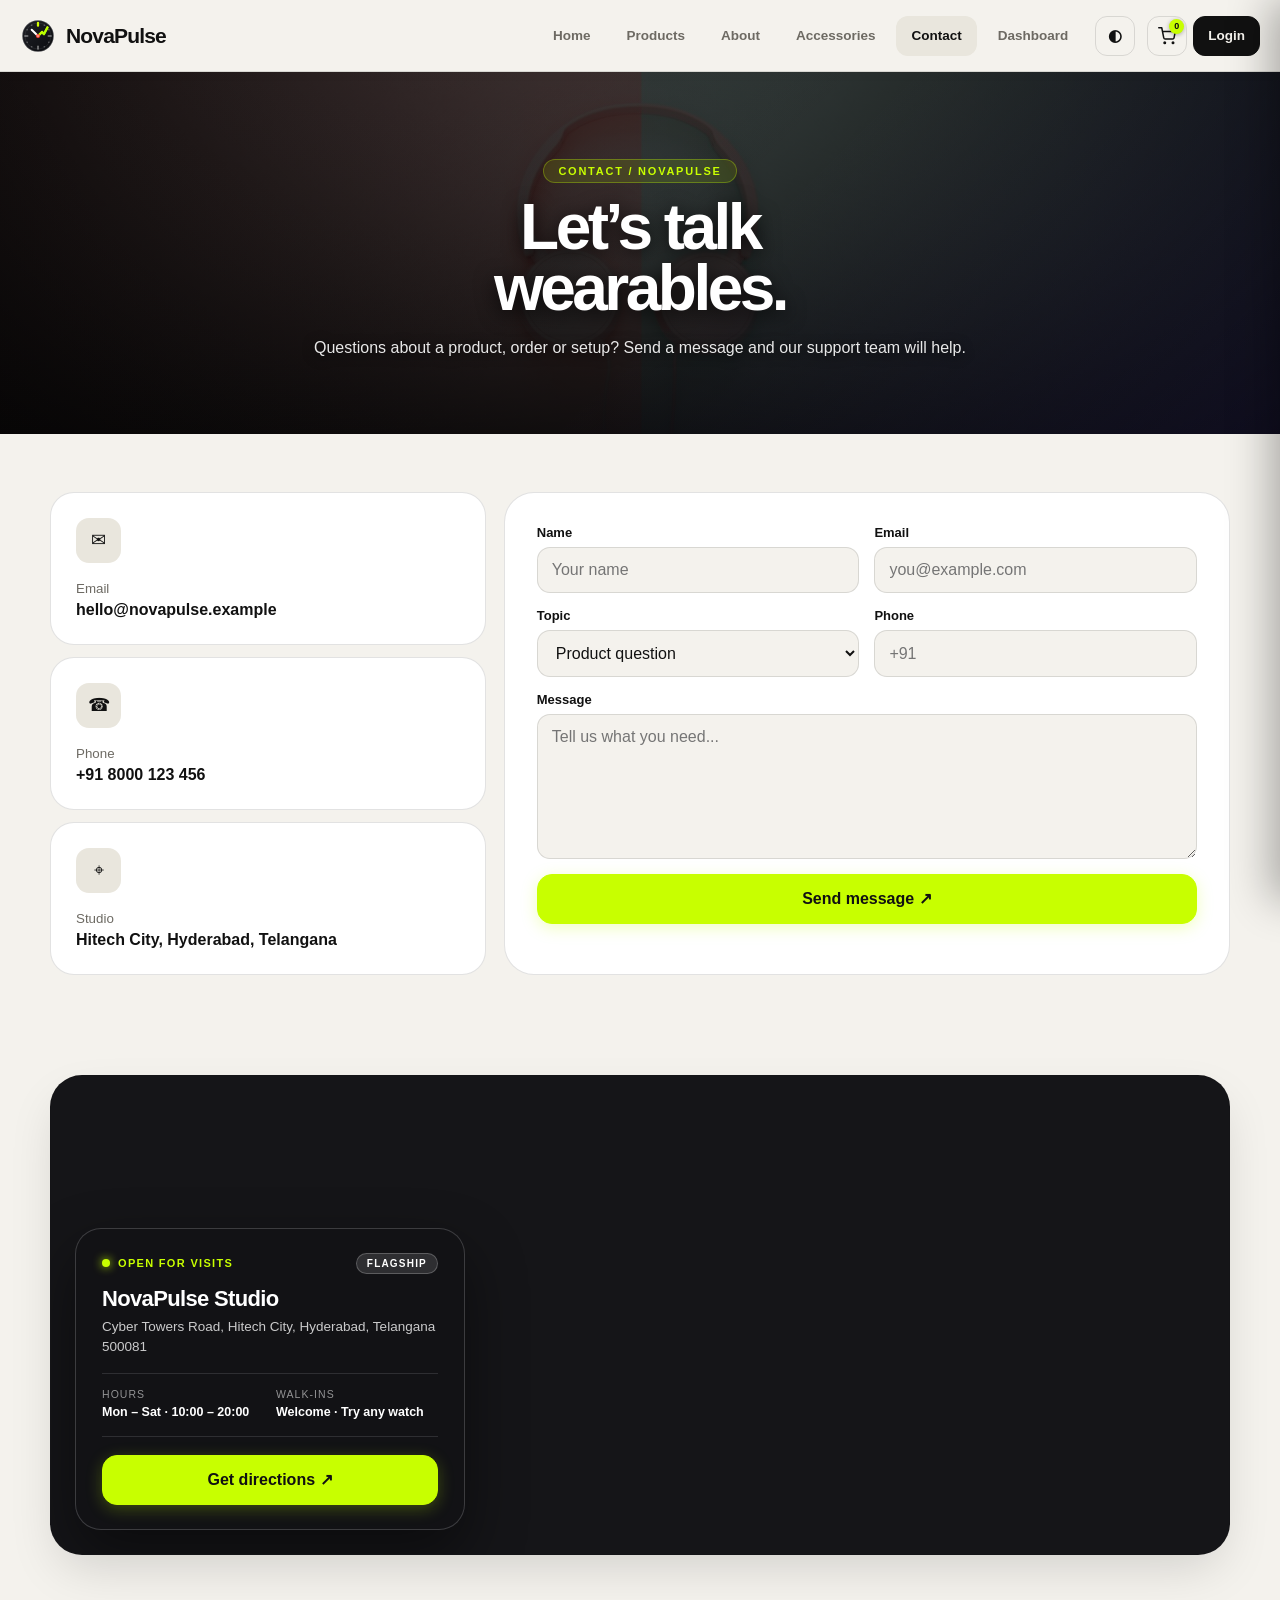
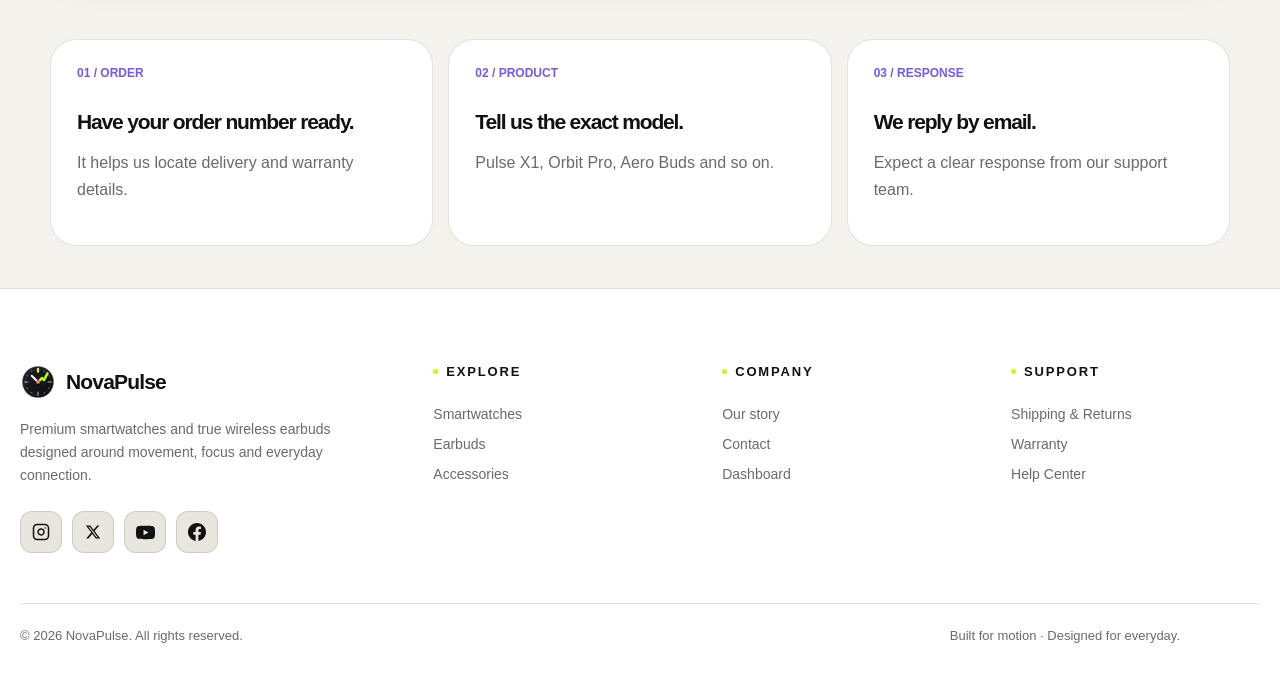
<file: contact.html>
<!DOCTYPE html>
<html lang="en">
<head>
  <meta charset="UTF-8">
  <meta name="viewport" content="width=device-width, initial-scale=1.0">
  <meta name="description" content="Contact NovaPulse - Reach our wearable support and inquiry team.">
  <title>Contact | NovaPulse</title>
  <link rel="icon" type="image/svg+xml" href="images/favicon.svg">
  <link rel="stylesheet" href="assets/css/style.css">
</head>
<body>
  <!-- ========================= NAVBAR ========================= -->
  <header class="topbar" id="navbar">
    <div class="wide nav">
      <a href="index.html" class="logo">
        <span class="logo-icon"></span>
        <span>NovaPulse</span>
      </a>
      <nav class="navlinks">
        <a href="index.html">Home</a>
        <a href="products.html">Products</a>
        <a href="about.html">About</a>
        <a href="accessories.html">Accessories</a>
        <a href="contact.html" class="active">Contact</a>
        <a href="dashboard.html">Dashboard</a>
        <button class="nav-btn theme-btn" type="button" aria-label="Toggle theme" title="Toggle theme" onclick="toggleTheme()">◐</button>
        <button class="nav-btn cart-btn" type="button" aria-label="Shopping Cart" title="Shopping Cart" onclick="toggleCart()">
          <svg class="cart-icon" viewBox="0 0 24 24" width="18" height="18" fill="none" stroke="currentColor" stroke-width="2" stroke-linecap="round" stroke-linejoin="round">
            <circle cx="9" cy="21" r="1"></circle>
            <circle cx="20" cy="21" r="1"></circle>
            <path d="M1 1h4l2.68 13.39a2 2 0 0 0 2 1.61h9.72a2 2 0 0 0 2-1.61L23 6H6"></path>
          </svg>
          <span class="cart-badge">0</span>
        </button>
        <a href="login.html" class="nav-btn login">Login</a>
      </nav>
      <button class="mobile-button" type="button" aria-label="Open navigation menu" aria-controls="mobileMenu" aria-expanded="false" onclick="toggleMenu()">☰</button>
    </div>
    <div class="mobile-menu" id="mobileMenu">
      <a href="index.html">Home <span>→</span></a>
      <a href="products.html">Products <span>→</span></a>
      <a href="about.html">About <span>→</span></a>
      <a href="accessories.html">Accessories <span>→</span></a>
      <a href="contact.html">Contact <span>→</span></a>
      <a href="dashboard.html">Dashboard <span>→</span></a>
      <div class="mobile-controls">
        <button type="button" aria-label="Toggle theme" onclick="toggleTheme()">◐ Theme Mode</button>
        <button type="button" aria-label="Shopping Cart" onclick="toggleCart()">🛒 Bag (<span class="mobile-cart-count">0</span>)</button>
      </div>
      <a href="login.html" class="mobile-login">Login <span>→</span></a>
    </div>
  </header>

  <!-- ========================= CONTACT CONTENT ========================= -->
  <main id="contact">
    <div class="page-title banner-contact">
      <div class="container">
        <span class="eyebrow">Contact / NovaPulse</span>
        <h1>Let’s talk<br>wearables.</h1>
        <p>Questions about a product, order or setup? Send a message and our support team will help.</p>
      </div>
    </div>

    <section class="section">
      <div class="container">
        <div class="contact-grid">
          <div class="contact-info">
            <div class="contact-card">
              <div class="contact-icon">✉</div>
              <small>Email</small>
              <strong>hello@novapulse.example</strong>
            </div>
            <div class="contact-card">
              <div class="contact-icon">☎</div>
              <small>Phone</small>
              <strong>+91 8000 123 456</strong>
            </div>
            <div class="contact-card">
              <div class="contact-icon">⌖</div>
              <small>Studio</small>
              <strong>Hitech City, Hyderabad, Telangana</strong>
            </div>
          </div>

          <form class="form-card" onsubmit="sendMessage(event)">
            <div class="form-grid">
              <div class="field">
                <label for="contactName">Name</label>
                <input id="contactName" required placeholder="Your name">
              </div>
              <div class="field">
                <label for="contactEmail">Email</label>
                <input id="contactEmail" required type="email" placeholder="you@example.com">
              </div>
              <div class="field">
                <label for="contactTopic">Topic</label>
                <select id="contactTopic">
                  <option>Product question</option>
                  <option>Order support</option>
                  <option>Warranty</option>
                  <option>Partnership</option>
                </select>
              </div>
              <div class="field">
                <label for="contactPhone">Phone</label>
                <input id="contactPhone" placeholder="+91">
              </div>
              <div class="field full">
                <label for="contactMessage">Message</label>
                <textarea id="contactMessage" required placeholder="Tell us what you need..."></textarea>
              </div>
              <div class="field full">
                <button class="btn lime" type="submit">Send message ↗</button>
              </div>
            </div>
          </form>
        </div>
      </div>
    </section>

    <!-- ========================= STUDIO LOCATION & MAP ========================= -->
    <section class="section compact" id="studio-map">
      <div class="container">
        <div class="map-wrapper reveal">
          <iframe 
            class="map-frame" 
            title="NovaPulse Studio Location - Hitech City, Hyderabad"
            src="https://maps.google.com/maps?q=Hitech+City,+Hyderabad,+Telangana&amp;t=&amp;z=14&amp;ie=UTF8&amp;iwloc=&amp;output=embed"
            loading="lazy" 
            referrerpolicy="no-referrer-when-downgrade"
            allowfullscreen>
          </iframe>

          <!-- Floating Studio Card Overlay -->
          <div class="map-overlay-card">
            <div class="map-card-head">
              <span class="status-indicator">
                <span class="status-dot"></span>
                <span>Open for visits</span>
              </span>
              <span class="map-pill">FLAGSHIP</span>
            </div>
            <h3>NovaPulse Studio</h3>
            <p class="map-address">Cyber Towers Road, Hitech City, Hyderabad, Telangana 500081</p>
            <div class="map-details">
              <div>
                <small>Hours</small>
                <strong>Mon – Sat · 10:00 – 20:00</strong>
              </div>
              <div>
                <small>Walk-ins</small>
                <strong>Welcome · Try any watch</strong>
              </div>
            </div>
            <div class="map-card-actions">
              <a href="https://www.google.com/maps/search/?api=1&amp;query=Hitech+City,+Hyderabad,+Telangana" target="_blank" rel="noopener" class="btn lime">
                Get directions ↗
              </a>
            </div>
          </div>
        </div>
      </div>
    </section>

    <section class="section compact">
      <div class="container">
        <div class="values">
          <div class="value">
            <div class="number">01 / ORDER</div>
            <h3>Have your order number ready.</h3>
            <p>It helps us locate delivery and warranty details.</p>
          </div>
          <div class="value">
            <div class="number">02 / PRODUCT</div>
            <h3>Tell us the exact model.</h3>
            <p>Pulse X1, Orbit Pro, Aero Buds and so on.</p>
          </div>
          <div class="value">
            <div class="number">03 / RESPONSE</div>
            <h3>We reply by email.</h3>
            <p>Expect a clear response from our support team.</p>
          </div>
        </div>
      </div>
    </section>
  </main>

  <!-- ========================= FOOTER ========================= -->
  <footer class="footer" id="footer">
    <div class="wide footer-grid">
      <div>
        <a href="index.html" class="logo">
          <span class="logo-icon"></span>
          <span>NovaPulse</span>
        </a>
        <p>
          Premium smartwatches and true wireless earbuds designed around movement, focus and everyday connection.
        </p>
        <div class="socials">
          <a href="https://www.instagram.com/" target="_blank" rel="noopener" class="social" aria-label="Instagram">
            <svg width="18" height="18" viewBox="0 0 24 24" fill="none" stroke="currentColor" stroke-width="2" stroke-linecap="round" stroke-linejoin="round"><rect width="20" height="20" x="2" y="2" rx="5" ry="5"/><path d="M16 11.37A4 4 0 1 1 12.63 8 4 4 0 0 1 16 11.37z"/><line x1="17.5" x2="17.51" y1="6.5" y2="6.5"/></svg>
          </a>
          <a href="https://x.com/" target="_blank" rel="noopener" class="social" aria-label="X">
            <svg width="16" height="16" viewBox="0 0 24 24" fill="currentColor"><path d="M18.244 2.25h3.308l-7.227 8.26 8.502 11.24H16.17l-5.214-6.817L4.99 21.75H1.68l7.73-8.835L1.254 2.25H8.08l4.713 6.231zm-1.161 17.52h1.833L7.084 4.126H5.117z"/></svg>
          </a>
          <a href="https://www.youtube.com/" target="_blank" rel="noopener" class="social" aria-label="YouTube">
            <svg width="19" height="19" viewBox="0 0 24 24" fill="currentColor"><path d="M23.498 6.186a3.016 3.016 0 0 0-2.122-2.136C19.505 3.545 12 3.545 12 3.545s-7.505 0-9.377.505A3.017 3.017 0 0 0 .502 6.186C0 8.07 0 12 0 12s0 3.93.502 5.814a3.016 3.016 0 0 0 2.122 2.136c1.871.505 9.376.505 9.376.505s7.505 0 9.377-.505a3.015 3.015 0 0 0 2.122-2.136C24 15.93 24 12 24 12s0-3.93-.502-5.814zM9.545 15.568V8.432L15.818 12l-6.273 3.568z"/></svg>
          </a>
          <a href="https://www.facebook.com/" target="_blank" rel="noopener" class="social" aria-label="Facebook">
            <svg width="18" height="18" viewBox="0 0 24 24" fill="currentColor"><path d="M24 12.073c0-6.627-5.373-12-12-12s-12 5.373-12 12c0 5.99 4.388 10.954 10.125 11.854v-8.385H7.078v-3.47h3.047V9.43c0-3.007 1.792-4.669 4.533-4.669 1.312 0 2.686.235 2.686.235v2.953H15.83c-1.491 0-1.956.925-1.956 1.874v2.25h3.328l-.532 3.47h-2.796v8.385C19.612 23.027 24 18.062 24 12.073z"/></svg>
          </a>
        </div>
      </div>
      <div>
        <h4>Explore</h4>
        <a class="footer-link" href="products.html">Smartwatches</a>
        <a class="footer-link" href="products.html">Earbuds</a>
        <a class="footer-link" href="accessories.html">Accessories</a>
      </div>
      <div>
        <h4>Company</h4>
        <a class="footer-link" href="about.html">Our story</a>
        <a class="footer-link" href="contact.html">Contact</a>
        <a class="footer-link" href="dashboard.html">Dashboard</a>
      </div>
      <div>
        <h4>Support</h4>
        <a class="footer-link" href="contact.html">Shipping & Returns</a>
        <a class="footer-link" href="contact.html">Warranty</a>
        <a class="footer-link" href="contact.html">Help Center</a>
      </div>
    </div>
    <div class="wide copyright">
      <span>© 2026 NovaPulse. All rights reserved.</span>
      <span>Built for motion · Designed for everyday.</span>
    </div>
  </footer>

  <button class="backtop" id="backtop" onclick="window.scrollTo({top:0,behavior:'smooth'})" aria-label="Back to top">↑</button>
  <div class="toast" id="toast"></div>

  <script src="assets/js/main.js"></script>
</body>
</html>
</file>
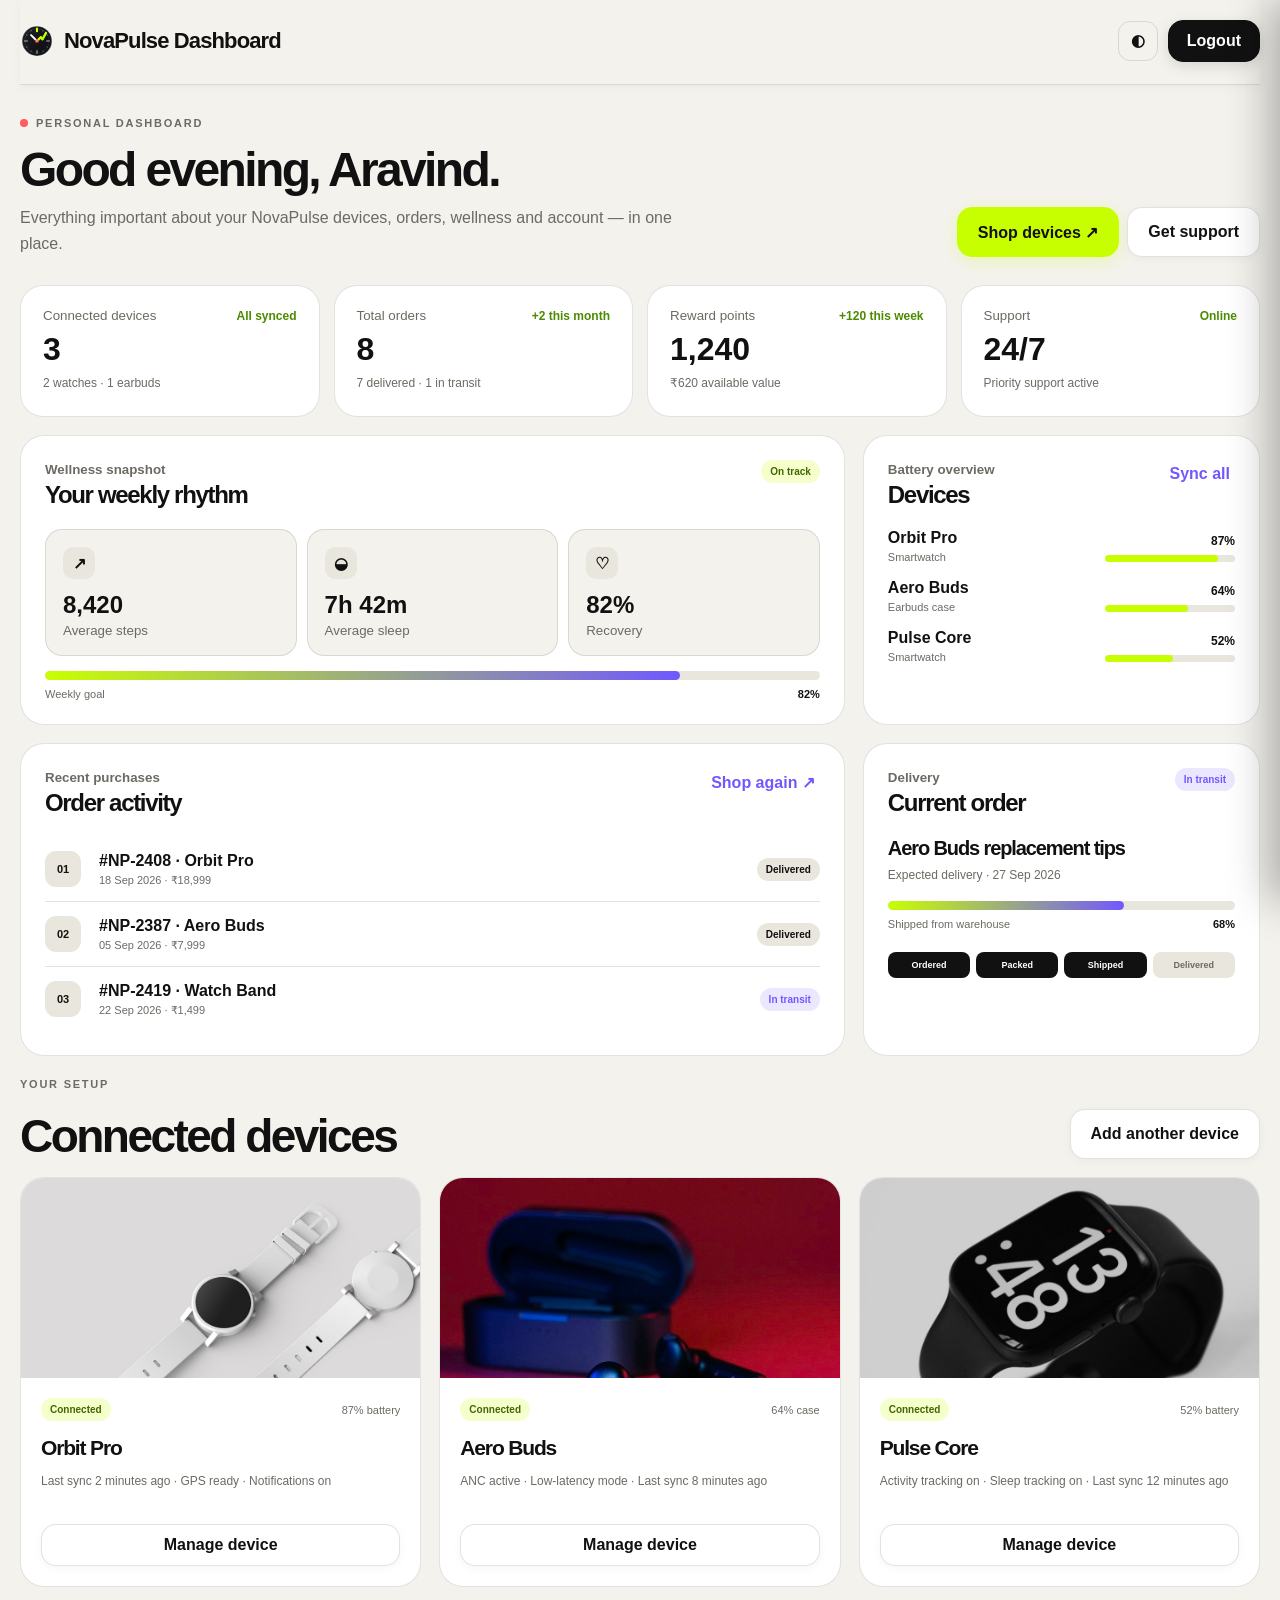
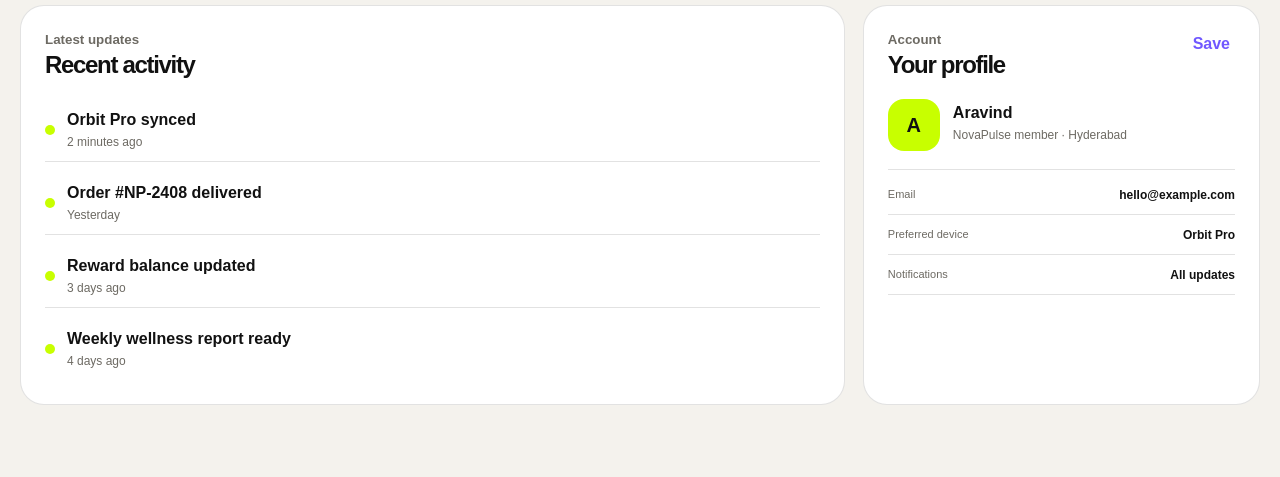
<file: dashboard.html>
<!DOCTYPE html>
<html lang="en">
<head>
  <meta charset="UTF-8">
  <meta name="viewport" content="width=device-width, initial-scale=1.0">
  <meta name="description" content="NovaPulse Member Dashboard">
  <title>Dashboard | NovaPulse</title>
  <link rel="icon" type="image/svg+xml" href="images/favicon.svg">
  <link rel="stylesheet" href="assets/css/style.css">
</head>
<body class="dashboard-page">
  <main class="dashboard-shell">
    <div class="dashboard-clean">
      <!-- HEADER -->
      <div class="dashboard-simple-head">
        <a href="index.html" class="logo dashboard-logo">
          <span class="logo-icon"></span>
          <span>NovaPulse Dashboard</span>
        </a>
        <div style="display:flex;gap:10px;align-items:center;">
          <button class="nav-btn theme-btn" type="button" aria-label="Toggle theme" title="Toggle theme" onclick="toggleTheme()">◐</button>
          <a href="login.html" class="btn dashboard-logout">Logout</a>
        </div>
      </div>

      <!-- WELCOME -->
      <section class="dashboard-welcome">
        <div>
          <span class="eyebrow"><i></i> Personal dashboard</span>
          <h1>Good evening, Aravind.</h1>
          <p>Everything important about your NovaPulse devices, orders, wellness and account — in one place.</p>
        </div>
        <div class="dashboard-welcome-actions">
          <a href="products.html" class="btn lime">Shop devices ↗</a>
          <a href="contact.html" class="btn outline">Get support</a>
        </div>
      </section>

      <!-- METRICS -->
      <section class="dash-grid dashboard-metrics">
        <article class="dash-card">
          <div class="metric-row"><small>Connected devices</small><span class="metric-up">All synced</span></div>
          <strong>3</strong>
          <p class="dash-muted">2 watches · 1 earbuds</p>
        </article>
        <article class="dash-card">
          <div class="metric-row"><small>Total orders</small><span class="metric-up">+2 this month</span></div>
          <strong>8</strong>
          <p class="dash-muted">7 delivered · 1 in transit</p>
        </article>
        <article class="dash-card">
          <div class="metric-row"><small>Reward points</small><span class="metric-up">+120 this week</span></div>
          <strong>1,240</strong>
          <p class="dash-muted">₹620 available value</p>
        </article>
        <article class="dash-card">
          <div class="metric-row"><small>Support</small><span class="metric-up">Online</span></div>
          <strong>24/7</strong>
          <p class="dash-muted">Priority support active</p>
        </article>
      </section>

      <!-- MAIN ROW 1 -->
      <section class="dashboard-main-grid">
        <article class="dash-panel dash-panel-large">
          <div class="dash-panel-head">
            <div>
              <small>Wellness snapshot</small>
              <h2>Your weekly rhythm</h2>
            </div>
            <span class="status status-good">On track</span>
          </div>
          <div class="wellness-grid">
            <div class="wellness-stat">
              <span class="wellness-icon">↗</span>
              <strong>8,420</strong>
              <small>Average steps</small>
            </div>
            <div class="wellness-stat">
              <span class="wellness-icon">◒</span>
              <strong>7h 42m</strong>
              <small>Average sleep</small>
            </div>
            <div class="wellness-stat">
              <span class="wellness-icon">♡</span>
              <strong>82%</strong>
              <small>Recovery</small>
            </div>
          </div>
          <div class="dashboard-progress"><span style="width:82%"></span></div>
          <div class="progress-labels"><span>Weekly goal</span><strong>82%</strong></div>
        </article>

        <article class="dash-panel">
          <div class="dash-panel-head">
            <div>
              <small>Battery overview</small>
              <h2>Devices</h2>
            </div>
            <button class="text-btn" type="button" onclick="toast('All devices are synced')">Sync all</button>
          </div>
          <div class="battery-list">
            <div class="battery-row">
              <div><strong>Orbit Pro</strong><small>Smartwatch</small></div>
              <div class="battery-value"><span>87%</span><i><b style="width:87%"></b></i></div>
            </div>
            <div class="battery-row">
              <div><strong>Aero Buds</strong><small>Earbuds case</small></div>
              <div class="battery-value"><span>64%</span><i><b style="width:64%"></b></i></div>
            </div>
            <div class="battery-row">
              <div><strong>Pulse Core</strong><small>Smartwatch</small></div>
              <div class="battery-value"><span>52%</span><i><b style="width:52%"></b></i></div>
            </div>
          </div>
        </article>
      </section>

      <!-- MAIN ROW 2 -->
      <section class="dashboard-main-grid">
        <article class="dash-panel dash-panel-large">
          <div class="dash-panel-head">
            <div>
              <small>Recent purchases</small>
              <h2>Order activity</h2>
            </div>
            <a href="products.html" class="text-btn">Shop again ↗</a>
          </div>
          <div class="order-list">
            <div class="order-row">
              <div class="order-badge">01</div>
              <div class="order-info">
                <strong>#NP-2408 · Orbit Pro</strong>
                <small>18 Sep 2026 · ₹18,999</small>
              </div>
              <span class="status">Delivered</span>
            </div>
            <div class="order-row">
              <div class="order-badge">02</div>
              <div class="order-info">
                <strong>#NP-2387 · Aero Buds</strong>
                <small>05 Sep 2026 · ₹7,999</small>
              </div>
              <span class="status">Delivered</span>
            </div>
            <div class="order-row">
              <div class="order-badge">03</div>
              <div class="order-info">
                <strong>#NP-2419 · Watch Band</strong>
                <small>22 Sep 2026 · ₹1,499</small>
              </div>
              <span class="status status-progress">In transit</span>
            </div>
          </div>
        </article>

        <article class="dash-panel">
          <div class="dash-panel-head">
            <div>
              <small>Delivery</small>
              <h2>Current order</h2>
            </div>
            <span class="status status-progress">In transit</span>
          </div>
          <h3 class="delivery-title">Aero Buds replacement tips</h3>
          <p class="dash-muted">Expected delivery · 27 Sep 2026</p>
          <div class="dashboard-progress"><span style="width:68%"></span></div>
          <div class="progress-labels"><span>Shipped from warehouse</span><strong>68%</strong></div>
          <div class="delivery-steps">
            <span class="done">Ordered</span>
            <span class="done">Packed</span>
            <span class="active">Shipped</span>
            <span>Delivered</span>
          </div>
        </article>
      </section>

      <!-- CONNECTED DEVICES -->
      <section class="dashboard-device-section">
        <div class="dash-section-heading">
          <div>
            <span class="eyebrow">Your setup</span>
            <h2>Connected devices</h2>
          </div>
          <a href="products.html" class="btn outline">Add another device</a>
        </div>
        <div class="device-dashboard-grid">
          <article class="dashboard-device-card">
            <div class="dashboard-device-art">
              <img src="image/orbit-pro.jpg" alt="Orbit Pro Smartwatch" class="dashboard-device-img">
            </div>
            <div class="dashboard-device-info">
              <div><span class="status status-good">Connected</span><small>87% battery</small></div>
              <h3>Orbit Pro</h3>
              <p>Last sync 2 minutes ago · GPS ready · Notifications on</p>
              <button class="btn outline" type="button" onclick="toast('Orbit Pro settings opened')">Manage device</button>
            </div>
          </article>
          <article class="dashboard-device-card">
            <div class="dashboard-device-art">
              <img src="image/aero-buds.jpg" alt="Aero Buds True Wireless" class="dashboard-device-img">
            </div>
            <div class="dashboard-device-info">
              <div><span class="status status-good">Connected</span><small>64% case</small></div>
              <h3>Aero Buds</h3>
              <p>ANC active · Low-latency mode · Last sync 8 minutes ago</p>
              <button class="btn outline" type="button" onclick="toast('Aero Buds controls opened')">Manage device</button>
            </div>
          </article>
          <article class="dashboard-device-card">
            <div class="dashboard-device-art">
              <img src="image/watch-pulse-core-crop.jpg" alt="Pulse Core Smartwatch" class="dashboard-device-img">
            </div>
            <div class="dashboard-device-info">
              <div><span class="status status-good">Connected</span><small>52% battery</small></div>
              <h3>Pulse Core</h3>
              <p>Activity tracking on · Sleep tracking on · Last sync 12 minutes ago</p>
              <button class="btn outline" type="button" onclick="toast('Pulse Core settings opened')">Manage device</button>
            </div>
          </article>
        </div>
      </section>

      <!-- ACTIVITY & PROFILE -->
      <section class="dashboard-main-grid">
        <article class="dash-panel">
          <div class="dash-panel-head">
            <div>
              <small>Latest updates</small>
              <h2>Recent activity</h2>
            </div>
          </div>
          <div class="activity-list">
            <div class="activity-item"><span class="activity-dot"></span><div><strong>Orbit Pro synced</strong><div class="dash-muted">2 minutes ago</div></div></div>
            <div class="activity-item"><span class="activity-dot"></span><div><strong>Order #NP-2408 delivered</strong><div class="dash-muted">Yesterday</div></div></div>
            <div class="activity-item"><span class="activity-dot"></span><div><strong>Reward balance updated</strong><div class="dash-muted">3 days ago</div></div></div>
            <div class="activity-item"><span class="activity-dot"></span><div><strong>Weekly wellness report ready</strong><div class="dash-muted">4 days ago</div></div></div>
          </div>
        </article>

        <article class="dash-panel" id="dashProfile">
          <div class="dash-panel-head">
            <div>
              <small>Account</small>
              <h2>Your profile</h2>
            </div>
            <button class="text-btn" type="button" onclick="toast('Profile saved successfully')">Save</button>
          </div>
          <div class="profile-mini">
            <div class="profile-avatar">A</div>
            <div>
              <strong>Aravind</strong>
              <p>NovaPulse member · Hyderabad</p>
            </div>
          </div>
          <div class="profile-fields">
            <div><span>Email</span><strong>hello@example.com</strong></div>
            <div><span>Preferred device</span><strong>Orbit Pro</strong></div>
            <div><span>Notifications</span><strong>All updates</strong></div>
          </div>
        </article>
      </section>
    </div>
  </main>

  <button class="backtop" id="backtop" onclick="window.scrollTo({top:0,behavior:'smooth'})" aria-label="Back to top">↑</button>
  <div class="toast" id="toast"></div>
  <script src="assets/js/main.js"></script>
</body>
</html>
</file>
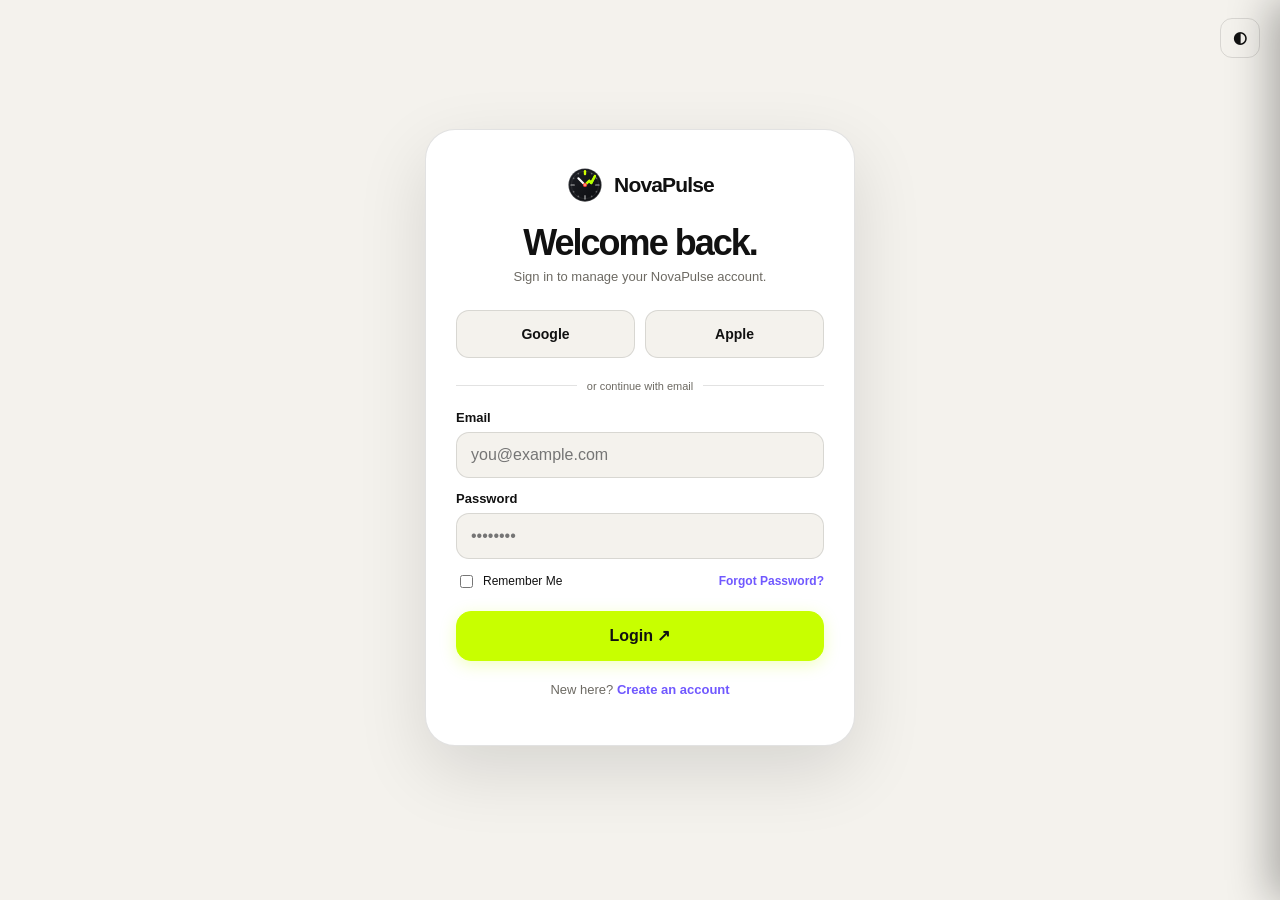
<file: login.html>
<!DOCTYPE html>
<html lang="en">
<head>
  <meta charset="UTF-8">
  <meta name="viewport" content="width=device-width, initial-scale=1.0">
  <meta name="description" content="Sign in to your NovaPulse Account">
  <title>Login | NovaPulse</title>
  <link rel="icon" type="image/svg+xml" href="images/favicon.svg">
  <link rel="stylesheet" href="assets/css/style.css">
</head>
<body class="auth-page">
  <div class="auth-tools">
    <button class="nav-btn theme-btn" type="button" aria-label="Toggle theme" title="Toggle theme" onclick="toggleTheme()">◐</button>
  </div>

  <div class="auth-box">
    <div class="auth-card">
      <a class="logo auth-logo" href="index.html">
        <span class="logo-icon"></span>
        <span>NovaPulse</span>
      </a>

      <h1>Welcome back.</h1>
      <p>Sign in to manage your NovaPulse account.</p>

      <div class="social-login">
        <button type="button" class="social-provider" onclick="socialLogin('Google')">Google</button>
        <button type="button" class="social-provider" onclick="socialLogin('Apple')">Apple</button>
      </div>

      <div class="or">or continue with email</div>

      <form onsubmit="loginSubmit(event)">
        <div class="field">
          <label for="loginEmail">Email</label>
          <input id="loginEmail" type="email" required placeholder="you@example.com">
        </div>
        <div class="field" style="margin-top:13px">
          <label for="loginPassword">Password</label>
          <input id="loginPassword" type="password" required placeholder="••••••••">
        </div>
        <div class="remember">
          <label><input type="checkbox"> Remember Me</label>
          <a href="#" onclick="toast('Password reset link sent to demo email');return false;">Forgot Password?</a>
        </div>
        <button class="btn lime auth-submit" type="submit">Login ↗</button>
      </form>

      <p class="auth-note auth-switch">New here? <a href="signup.html">Create an account</a></p>
    </div>
  </div>

  <div class="toast" id="toast"></div>
  <script src="assets/js/main.js"></script>
</body>
</html>
</file>
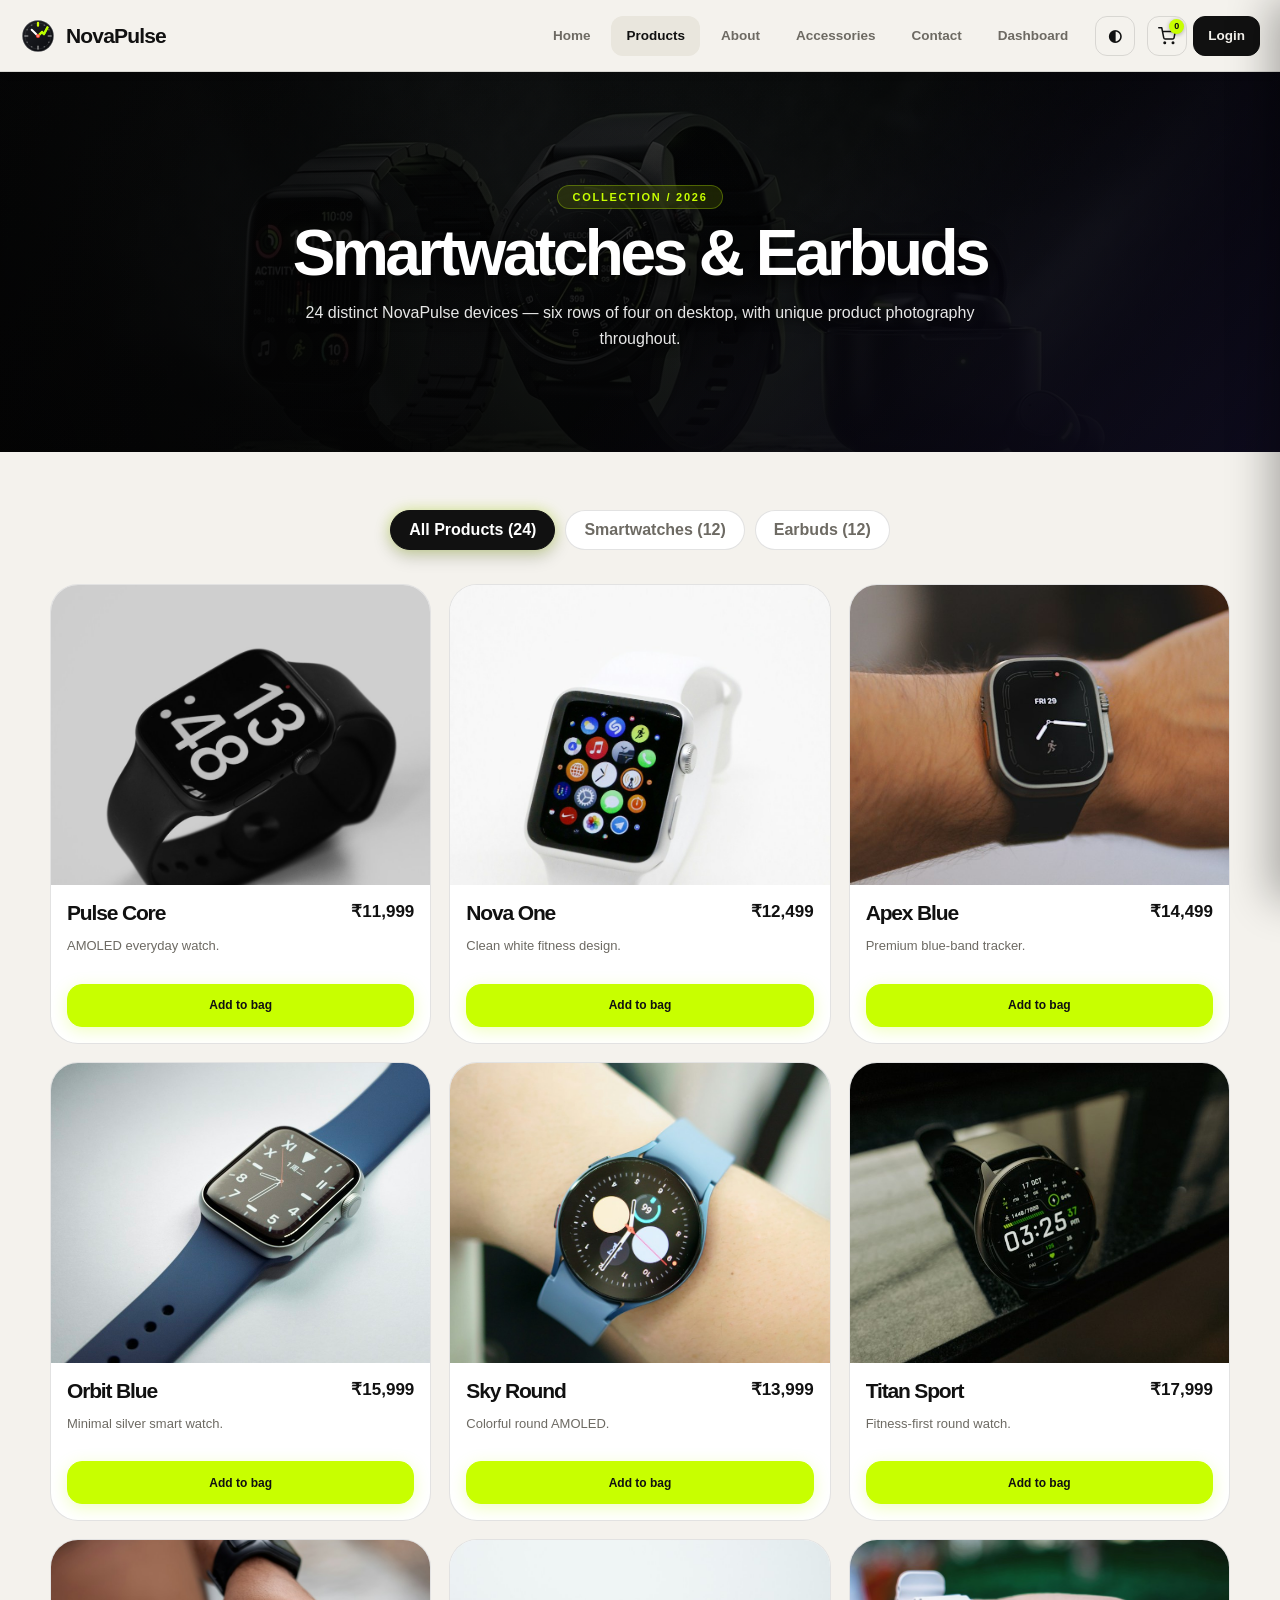
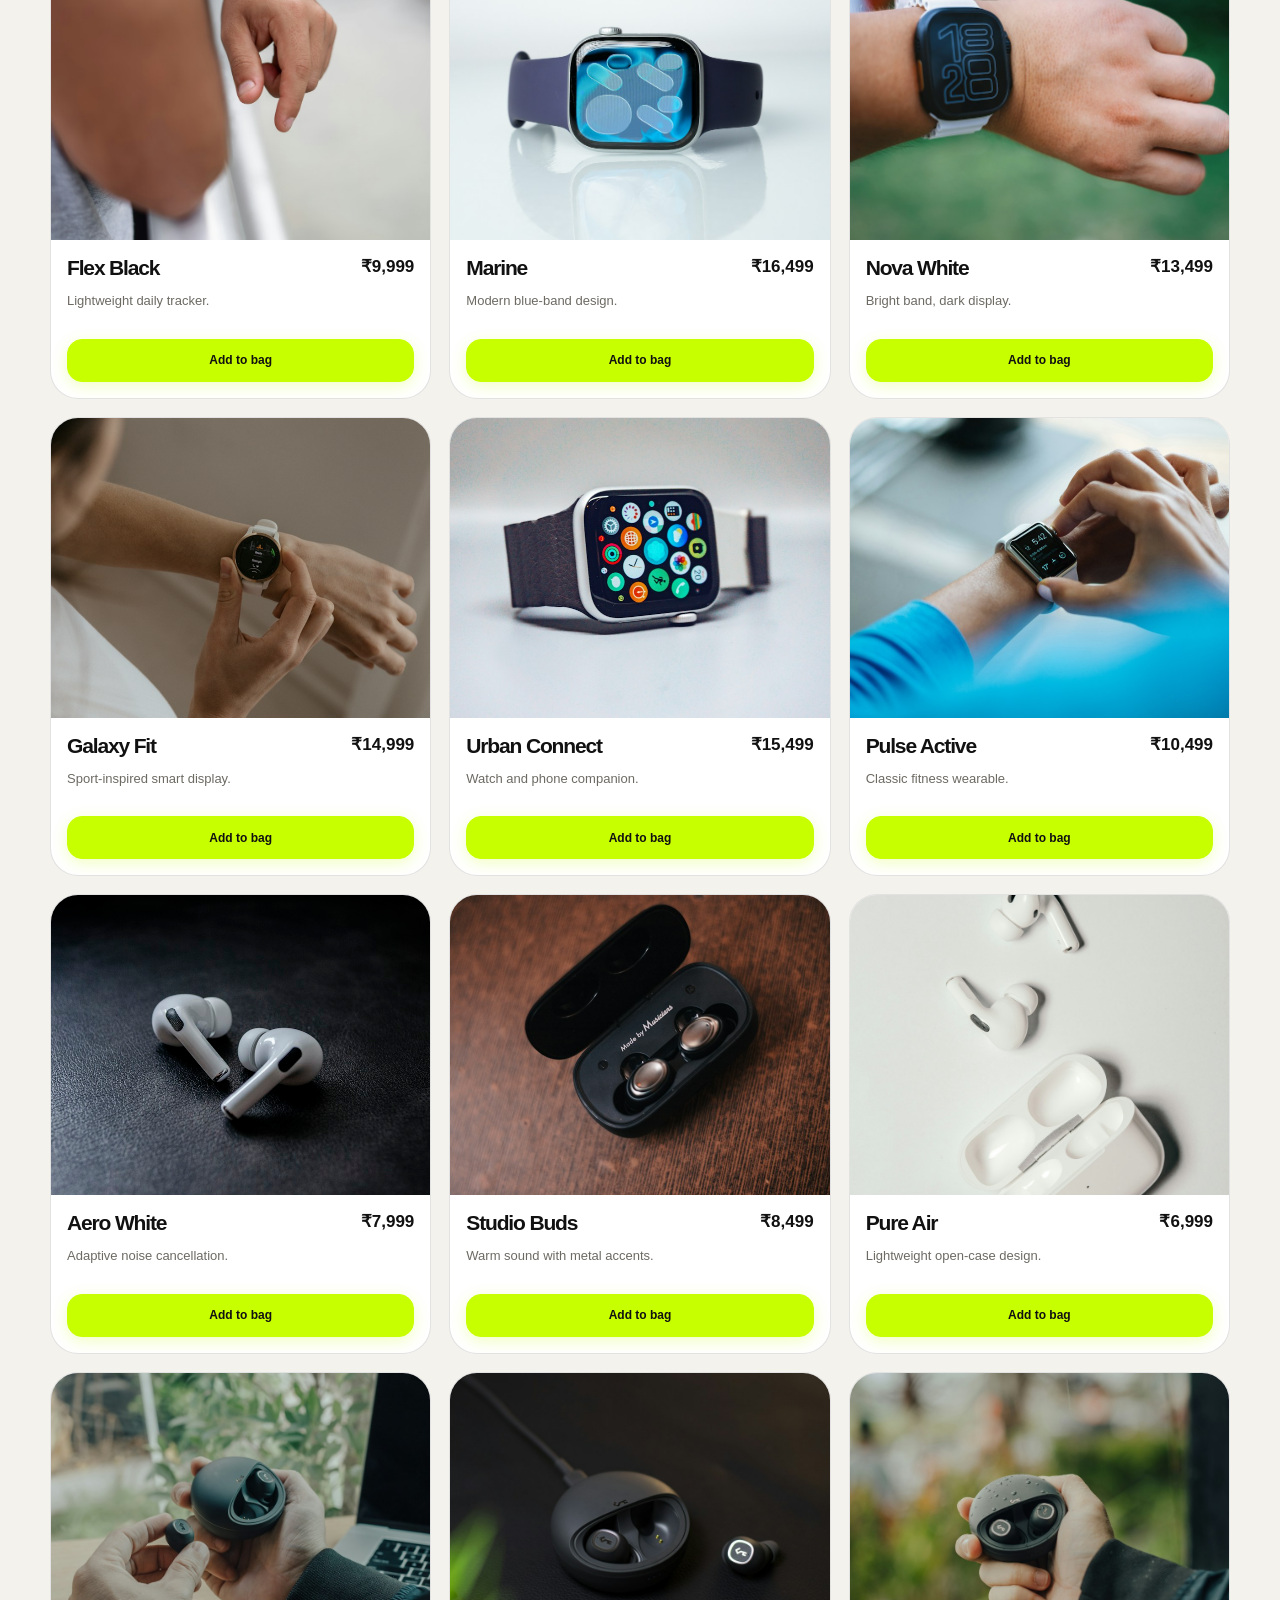
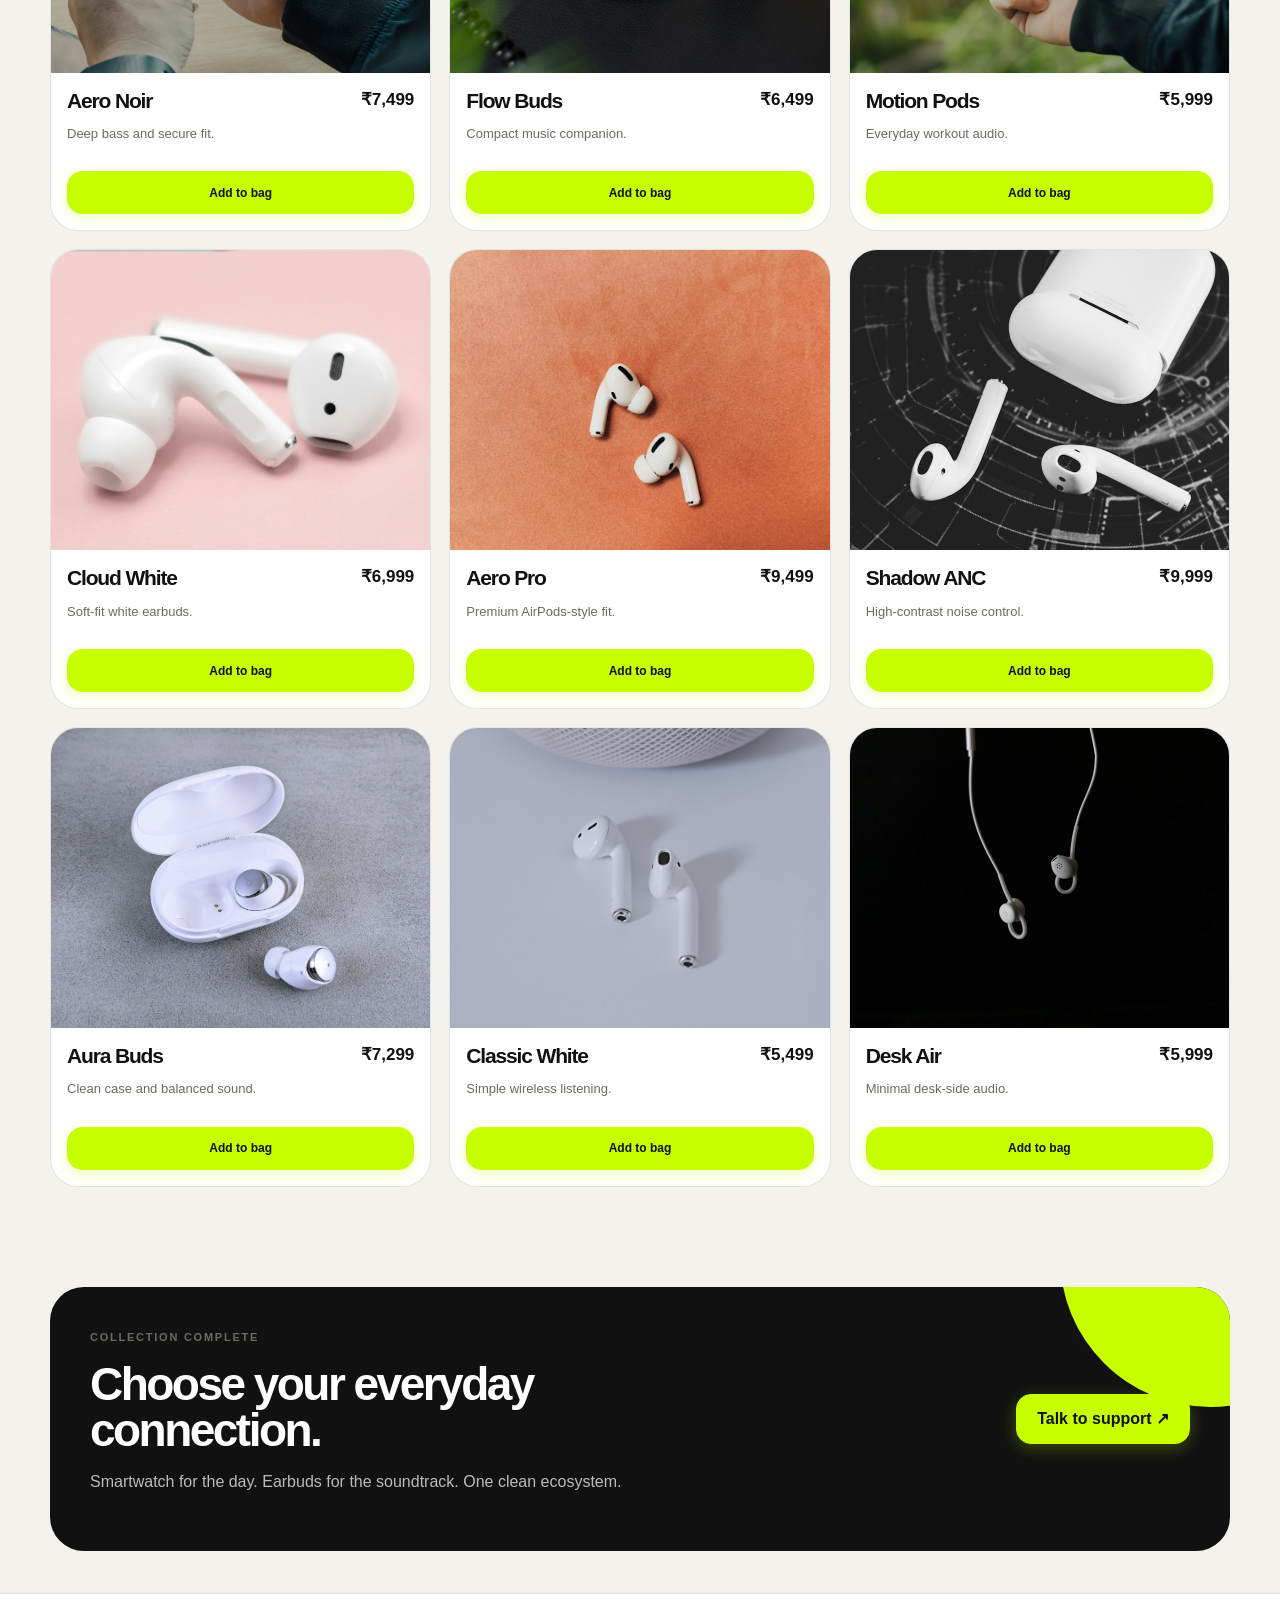
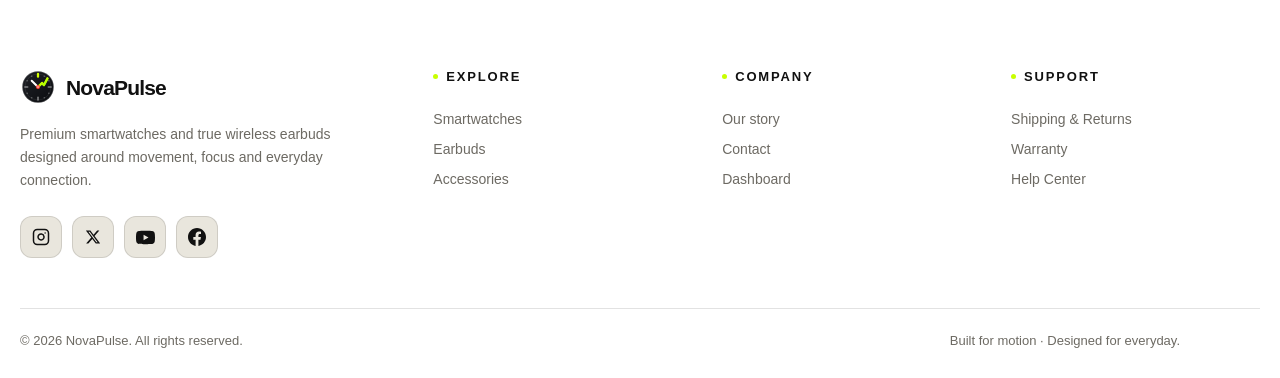
<file: products.html>
<!DOCTYPE html>
<html lang="en">
<head>
  <meta charset="UTF-8">
  <meta name="viewport" content="width=device-width, initial-scale=1.0">
  <meta name="description" content="Explore NovaPulse 2026 Collection - Smartwatches and Wireless Earbuds">
  <title>Products | NovaPulse Wearables</title>
  <link rel="icon" type="image/svg+xml" href="images/favicon.svg">
  <link rel="stylesheet" href="assets/css/style.css">
</head>
<body>
  <!-- ========================= NAVBAR ========================= -->
  <header class="topbar" id="navbar">
    <div class="wide nav">
      <a href="index.html" class="logo">
        <span class="logo-icon"></span>
        <span>NovaPulse</span>
      </a>
      <nav class="navlinks">
        <a href="index.html">Home</a>
        <a href="products.html" class="active">Products</a>
        <a href="about.html">About</a>
        <a href="accessories.html">Accessories</a>
        <a href="contact.html">Contact</a>
        <a href="dashboard.html">Dashboard</a>
        <button class="nav-btn theme-btn" type="button" aria-label="Toggle theme" title="Toggle theme" onclick="toggleTheme()">◐</button>
        <button class="nav-btn cart-btn" type="button" aria-label="Shopping Cart" title="Shopping Cart" onclick="toggleCart()">
          <svg class="cart-icon" viewBox="0 0 24 24" width="18" height="18" fill="none" stroke="currentColor" stroke-width="2" stroke-linecap="round" stroke-linejoin="round">
            <circle cx="9" cy="21" r="1"></circle>
            <circle cx="20" cy="21" r="1"></circle>
            <path d="M1 1h4l2.68 13.39a2 2 0 0 0 2 1.61h9.72a2 2 0 0 0 2-1.61L23 6H6"></path>
          </svg>
          <span class="cart-badge">0</span>
        </button>
        <a href="login.html" class="nav-btn login">Login</a>
      </nav>
      <button class="mobile-button" type="button" aria-label="Open navigation menu" aria-controls="mobileMenu" aria-expanded="false" onclick="toggleMenu()">☰</button>
    </div>
    <div class="mobile-menu" id="mobileMenu">
      <a href="index.html">Home <span>→</span></a>
      <a href="products.html">Products <span>→</span></a>
      <a href="about.html">About <span>→</span></a>
      <a href="accessories.html">Accessories <span>→</span></a>
      <a href="contact.html">Contact <span>→</span></a>
      <a href="dashboard.html">Dashboard <span>→</span></a>
      <div class="mobile-controls">
        <button type="button" aria-label="Toggle theme" onclick="toggleTheme()">◐ Theme Mode</button>
        <button type="button" aria-label="Shopping Cart" onclick="toggleCart()">🛒 Bag (<span class="mobile-cart-count">0</span>)</button>
      </div>
      <a href="login.html" class="mobile-login">Login <span>→</span></a>
    </div>
  </header>

  <!-- ========================= PRODUCTS CONTENT ========================= -->
  <main id="products">
    <div class="page-title banner-products">
      <div class="container">
        <span class="eyebrow">Collection / 2026</span>
        <h1>Smartwatches & Earbuds</h1>
        <p>24 distinct NovaPulse devices — six rows of four on desktop, with unique product photography throughout.</p>
      </div>
    </div>

    <section class="section">
      <div class="container">
        <div class="filters">
          <button class="filter active" onclick="filterProducts('all',this)">All Products <span>(24)</span></button>
          <button class="filter" onclick="filterProducts('watch',this)">Smartwatches <span>(12)</span></button>
          <button class="filter" onclick="filterProducts('earbuds',this)">Earbuds <span>(12)</span></button>
        </div>

        <div class="product-grid" id="productGrid">
          <!-- 12 SMARTWATCHES -->
          <article class="product-card item-watch">
            <div class="product-media"><img src="image/watch-pulse-core.jpg" alt="Black Pulse Core smartwatch"></div>
            <div class="product-info">
              <div class="product-top"><div><h3>Pulse Core</h3><p>AMOLED everyday watch.</p></div><strong class="price">₹11,999</strong></div>
              <div class="card-actions"><button class="btn lime" onclick="addBag('Pulse Core')">Add to bag</button></div>
            </div>
          </article>

          <article class="product-card item-watch">
            <div class="product-media"><img src="image/watch-nova-one.jpg" alt="White Nova One smartwatch"></div>
            <div class="product-info">
              <div class="product-top"><div><h3>Nova One</h3><p>Clean white fitness design.</p></div><strong class="price">₹12,499</strong></div>
              <div class="card-actions"><button class="btn lime" onclick="addBag('Nova One')">Add to bag</button></div>
            </div>
          </article>

          <article class="product-card item-watch">
            <div class="product-media"><img src="image/watch-apex-blue.jpg" alt="Apex Blue smartwatch on wrist"></div>
            <div class="product-info">
              <div class="product-top"><div><h3>Apex Blue</h3><p>Premium blue-band tracker.</p></div><strong class="price">₹14,499</strong></div>
              <div class="card-actions"><button class="btn lime" onclick="addBag('Apex Blue')">Add to bag</button></div>
            </div>
          </article>

          <article class="product-card item-watch">
            <div class="product-media"><img src="image/watch-orbit-blue.jpg" alt="Silver Orbit smartwatch with blue band"></div>
            <div class="product-info">
              <div class="product-top"><div><h3>Orbit Blue</h3><p>Minimal silver smart watch.</p></div><strong class="price">₹15,999</strong></div>
              <div class="card-actions"><button class="btn lime" onclick="addBag('Orbit Blue')">Add to bag</button></div>
            </div>
          </article>

          <article class="product-card item-watch">
            <div class="product-media"><img src="image/watch-sky-round.jpg" alt="Sky Round smartwatch"></div>
            <div class="product-info">
              <div class="product-top"><div><h3>Sky Round</h3><p>Colorful round AMOLED.</p></div><strong class="price">₹13,999</strong></div>
              <div class="card-actions"><button class="btn lime" onclick="addBag('Sky Round')">Add to bag</button></div>
            </div>
          </article>

          <article class="product-card item-watch">
            <div class="product-media"><img src="image/watch-titan-sport.jpg" alt="Titan Sport smartwatch"></div>
            <div class="product-info">
              <div class="product-top"><div><h3>Titan Sport</h3><p>Fitness-first round watch.</p></div><strong class="price">₹17,999</strong></div>
              <div class="card-actions"><button class="btn lime" onclick="addBag('Titan Sport')">Add to bag</button></div>
            </div>
          </article>

          <article class="product-card item-watch">
            <div class="product-media"><img src="image/watch-flex-black.jpg" alt="Flex Black smartwatch"></div>
            <div class="product-info">
              <div class="product-top"><div><h3>Flex Black</h3><p>Lightweight daily tracker.</p></div><strong class="price">₹9,999</strong></div>
              <div class="card-actions"><button class="btn lime" onclick="addBag('Flex Black')">Add to bag</button></div>
            </div>
          </article>

          <article class="product-card item-watch">
            <div class="product-media"><img src="image/watch-marine.jpg" alt="Marine smartwatch with dark blue band"></div>
            <div class="product-info">
              <div class="product-top"><div><h3>Marine</h3><p>Modern blue-band design.</p></div><strong class="price">₹16,499</strong></div>
              <div class="card-actions"><button class="btn lime" onclick="addBag('Marine')">Add to bag</button></div>
            </div>
          </article>

          <article class="product-card item-watch">
            <div class="product-media"><img src="image/watch-nova-white.jpg" alt="Nova White smartwatch on wrist"></div>
            <div class="product-info">
              <div class="product-top"><div><h3>Nova White</h3><p>Bright band, dark display.</p></div><strong class="price">₹13,499</strong></div>
              <div class="card-actions"><button class="btn lime" onclick="addBag('Nova White')">Add to bag</button></div>
            </div>
          </article>

          <article class="product-card item-watch">
            <div class="product-media"><img src="image/watch-galaxy-fit.jpg" alt="Galaxy Fit smartwatch close-up"></div>
            <div class="product-info">
              <div class="product-top"><div><h3>Galaxy Fit</h3><p>Sport-inspired smart display.</p></div><strong class="price">₹14,999</strong></div>
              <div class="card-actions"><button class="btn lime" onclick="addBag('Galaxy Fit')">Add to bag</button></div>
            </div>
          </article>

          <article class="product-card item-watch">
            <div class="product-media"><img src="image/watch-urban-connect.jpg" alt="Urban Connect smartwatch"></div>
            <div class="product-info">
              <div class="product-top"><div><h3>Urban Connect</h3><p>Watch and phone companion.</p></div><strong class="price">₹15,499</strong></div>
              <div class="card-actions"><button class="btn lime" onclick="addBag('Urban Connect')">Add to bag</button></div>
            </div>
          </article>

          <article class="product-card item-watch">
            <div class="product-media"><img src="image/watch-pulse-active.jpg" alt="Pulse Active smartwatch"></div>
            <div class="product-info">
              <div class="product-top"><div><h3>Pulse Active</h3><p>Classic fitness wearable.</p></div><strong class="price">₹10,499</strong></div>
              <div class="card-actions"><button class="btn lime" onclick="addBag('Pulse Active')">Add to bag</button></div>
            </div>
          </article>

          <!-- 12 EARBUDS -->
          <article class="product-card item-earbuds">
            <div class="product-media"><img src="image/buds-aero-white.jpg" alt="Aero White wireless earbuds"></div>
            <div class="product-info">
              <div class="product-top"><div><h3>Aero White</h3><p>Adaptive noise cancellation.</p></div><strong class="price">₹7,999</strong></div>
              <div class="card-actions"><button class="btn lime" onclick="addBag('Aero White')">Add to bag</button></div>
            </div>
          </article>

          <article class="product-card item-earbuds">
            <div class="product-media"><img src="image/buds-studio.jpg" alt="Studio Buds wireless earbuds"></div>
            <div class="product-info">
              <div class="product-top"><div><h3>Studio Buds</h3><p>Warm sound with metal accents.</p></div><strong class="price">₹8,499</strong></div>
              <div class="card-actions"><button class="btn lime" onclick="addBag('Studio Buds')">Add to bag</button></div>
            </div>
          </article>

          <article class="product-card item-earbuds">
            <div class="product-media"><img src="image/buds-pure-air.jpg" alt="Pure Air wireless earbuds"></div>
            <div class="product-info">
              <div class="product-top"><div><h3>Pure Air</h3><p>Lightweight open-case design.</p></div><strong class="price">₹6,999</strong></div>
              <div class="card-actions"><button class="btn lime" onclick="addBag('Pure Air')">Add to bag</button></div>
            </div>
          </article>

          <article class="product-card item-earbuds">
            <div class="product-media"><img src="image/buds-aero-noir.jpg" alt="Aero Noir wireless earbuds"></div>
            <div class="product-info">
              <div class="product-top"><div><h3>Aero Noir</h3><p>Deep bass and secure fit.</p></div><strong class="price">₹7,499</strong></div>
              <div class="card-actions"><button class="btn lime" onclick="addBag('Aero Noir')">Add to bag</button></div>
            </div>
          </article>

          <article class="product-card item-earbuds">
            <div class="product-media"><img src="image/buds-flow.jpg" alt="Flow Buds wireless earbuds"></div>
            <div class="product-info">
              <div class="product-top"><div><h3>Flow Buds</h3><p>Compact music companion.</p></div><strong class="price">₹6,499</strong></div>
              <div class="card-actions"><button class="btn lime" onclick="addBag('Flow Buds')">Add to bag</button></div>
            </div>
          </article>

          <article class="product-card item-earbuds">
            <div class="product-media"><img src="image/buds-motion.jpg" alt="Motion Pods wireless earbuds"></div>
            <div class="product-info">
              <div class="product-top"><div><h3>Motion Pods</h3><p>Everyday workout audio.</p></div><strong class="price">₹5,999</strong></div>
              <div class="card-actions"><button class="btn lime" onclick="addBag('Motion Pods')">Add to bag</button></div>
            </div>
          </article>

          <article class="product-card item-earbuds">
            <div class="product-media"><img src="image/buds-cloud-white.jpg" alt="Cloud White wireless earbuds"></div>
            <div class="product-info">
              <div class="product-top"><div><h3>Cloud White</h3><p>Soft-fit white earbuds.</p></div><strong class="price">₹6,999</strong></div>
              <div class="card-actions"><button class="btn lime" onclick="addBag('Cloud White')">Add to bag</button></div>
            </div>
          </article>

          <article class="product-card item-earbuds">
            <div class="product-media"><img src="image/buds-aero-pro.jpg" alt="Aero Pro wireless earbuds"></div>
            <div class="product-info">
              <div class="product-top"><div><h3>Aero Pro</h3><p>Premium AirPods-style fit.</p></div><strong class="price">₹9,499</strong></div>
              <div class="card-actions"><button class="btn lime" onclick="addBag('Aero Pro')">Add to bag</button></div>
            </div>
          </article>

          <article class="product-card item-earbuds">
            <div class="product-media"><img src="image/buds-shadow-anc.jpg" alt="Shadow ANC wireless earbuds"></div>
            <div class="product-info">
              <div class="product-top"><div><h3>Shadow ANC</h3><p>High-contrast noise control.</p></div><strong class="price">₹9,999</strong></div>
              <div class="card-actions"><button class="btn lime" onclick="addBag('Shadow ANC')">Add to bag</button></div>
            </div>
          </article>

          <article class="product-card item-earbuds">
            <div class="product-media"><img src="image/buds-aura.jpg" alt="Aura Buds wireless earbuds"></div>
            <div class="product-info">
              <div class="product-top"><div><h3>Aura Buds</h3><p>Clean case and balanced sound.</p></div><strong class="price">₹7,299</strong></div>
              <div class="card-actions"><button class="btn lime" onclick="addBag('Aura Buds')">Add to bag</button></div>
            </div>
          </article>

          <article class="product-card item-earbuds">
            <div class="product-media"><img src="image/buds-classic-white.jpg" alt="Classic White wireless earbuds"></div>
            <div class="product-info">
              <div class="product-top"><div><h3>Classic White</h3><p>Simple wireless listening.</p></div><strong class="price">₹5,499</strong></div>
              <div class="card-actions"><button class="btn lime" onclick="addBag('Classic White')">Add to bag</button></div>
            </div>
          </article>

          <article class="product-card item-earbuds">
            <div class="product-media"><img src="image/buds-desk-air.jpg" alt="Desk Air wireless earbuds"></div>
            <div class="product-info">
              <div class="product-top"><div><h3>Desk Air</h3><p>Minimal desk-side audio.</p></div><strong class="price">₹5,999</strong></div>
              <div class="card-actions"><button class="btn lime" onclick="addBag('Desk Air')">Add to bag</button></div>
            </div>
          </article>
        </div>
      </div>
    </section>

    <!-- NEWSLETTER CTA -->
    <section class="section compact">
      <div class="container">
        <div class="newsletter">
          <div>
            <span class="eyebrow">Collection complete</span>
            <h2>Choose your everyday<br>connection.</h2>
            <p>Smartwatch for the day. Earbuds for the soundtrack. One clean ecosystem.</p>
          </div>
          <a href="contact.html" class="btn lime">Talk to support ↗</a>
        </div>
      </div>
    </section>
  </main>

  <!-- ========================= FOOTER ========================= -->
  <footer class="footer" id="footer">
    <div class="wide footer-grid">
      <div>
        <a href="index.html" class="logo">
          <span class="logo-icon"></span>
          <span>NovaPulse</span>
        </a>
        <p>
          Premium smartwatches and true wireless earbuds designed around movement, focus and everyday connection.
        </p>
        <div class="socials">
          <a href="https://www.instagram.com/" target="_blank" rel="noopener" class="social" aria-label="Instagram">
            <svg width="18" height="18" viewBox="0 0 24 24" fill="none" stroke="currentColor" stroke-width="2" stroke-linecap="round" stroke-linejoin="round"><rect width="20" height="20" x="2" y="2" rx="5" ry="5"/><path d="M16 11.37A4 4 0 1 1 12.63 8 4 4 0 0 1 16 11.37z"/><line x1="17.5" x2="17.51" y1="6.5" y2="6.5"/></svg>
          </a>
          <a href="https://x.com/" target="_blank" rel="noopener" class="social" aria-label="X">
            <svg width="16" height="16" viewBox="0 0 24 24" fill="currentColor"><path d="M18.244 2.25h3.308l-7.227 8.26 8.502 11.24H16.17l-5.214-6.817L4.99 21.75H1.68l7.73-8.835L1.254 2.25H8.08l4.713 6.231zm-1.161 17.52h1.833L7.084 4.126H5.117z"/></svg>
          </a>
          <a href="https://www.youtube.com/" target="_blank" rel="noopener" class="social" aria-label="YouTube">
            <svg width="19" height="19" viewBox="0 0 24 24" fill="currentColor"><path d="M23.498 6.186a3.016 3.016 0 0 0-2.122-2.136C19.505 3.545 12 3.545 12 3.545s-7.505 0-9.377.505A3.017 3.017 0 0 0 .502 6.186C0 8.07 0 12 0 12s0 3.93.502 5.814a3.016 3.016 0 0 0 2.122 2.136c1.871.505 9.376.505 9.376.505s7.505 0 9.377-.505a3.015 3.015 0 0 0 2.122-2.136C24 15.93 24 12 24 12s0-3.93-.502-5.814zM9.545 15.568V8.432L15.818 12l-6.273 3.568z"/></svg>
          </a>
          <a href="https://www.facebook.com/" target="_blank" rel="noopener" class="social" aria-label="Facebook">
            <svg width="18" height="18" viewBox="0 0 24 24" fill="currentColor"><path d="M24 12.073c0-6.627-5.373-12-12-12s-12 5.373-12 12c0 5.99 4.388 10.954 10.125 11.854v-8.385H7.078v-3.47h3.047V9.43c0-3.007 1.792-4.669 4.533-4.669 1.312 0 2.686.235 2.686.235v2.953H15.83c-1.491 0-1.956.925-1.956 1.874v2.25h3.328l-.532 3.47h-2.796v8.385C19.612 23.027 24 18.062 24 12.073z"/></svg>
          </a>
        </div>
      </div>
      <div>
        <h4>Explore</h4>
        <a class="footer-link" href="products.html">Smartwatches</a>
        <a class="footer-link" href="products.html">Earbuds</a>
        <a class="footer-link" href="accessories.html">Accessories</a>
      </div>
      <div>
        <h4>Company</h4>
        <a class="footer-link" href="about.html">Our story</a>
        <a class="footer-link" href="contact.html">Contact</a>
        <a class="footer-link" href="dashboard.html">Dashboard</a>
      </div>
      <div>
        <h4>Support</h4>
        <a class="footer-link" href="contact.html">Shipping & Returns</a>
        <a class="footer-link" href="contact.html">Warranty</a>
        <a class="footer-link" href="contact.html">Help Center</a>
      </div>
    </div>
    <div class="wide copyright">
      <span>© 2026 NovaPulse. All rights reserved.</span>
      <span>Built for motion · Designed for everyday.</span>
    </div>
  </footer>

  <button class="backtop" id="backtop" onclick="window.scrollTo({top:0,behavior:'smooth'})" aria-label="Back to top">↑</button>
  <div class="toast" id="toast"></div>

  <script src="assets/js/main.js"></script>
</body>
</html>
</file>
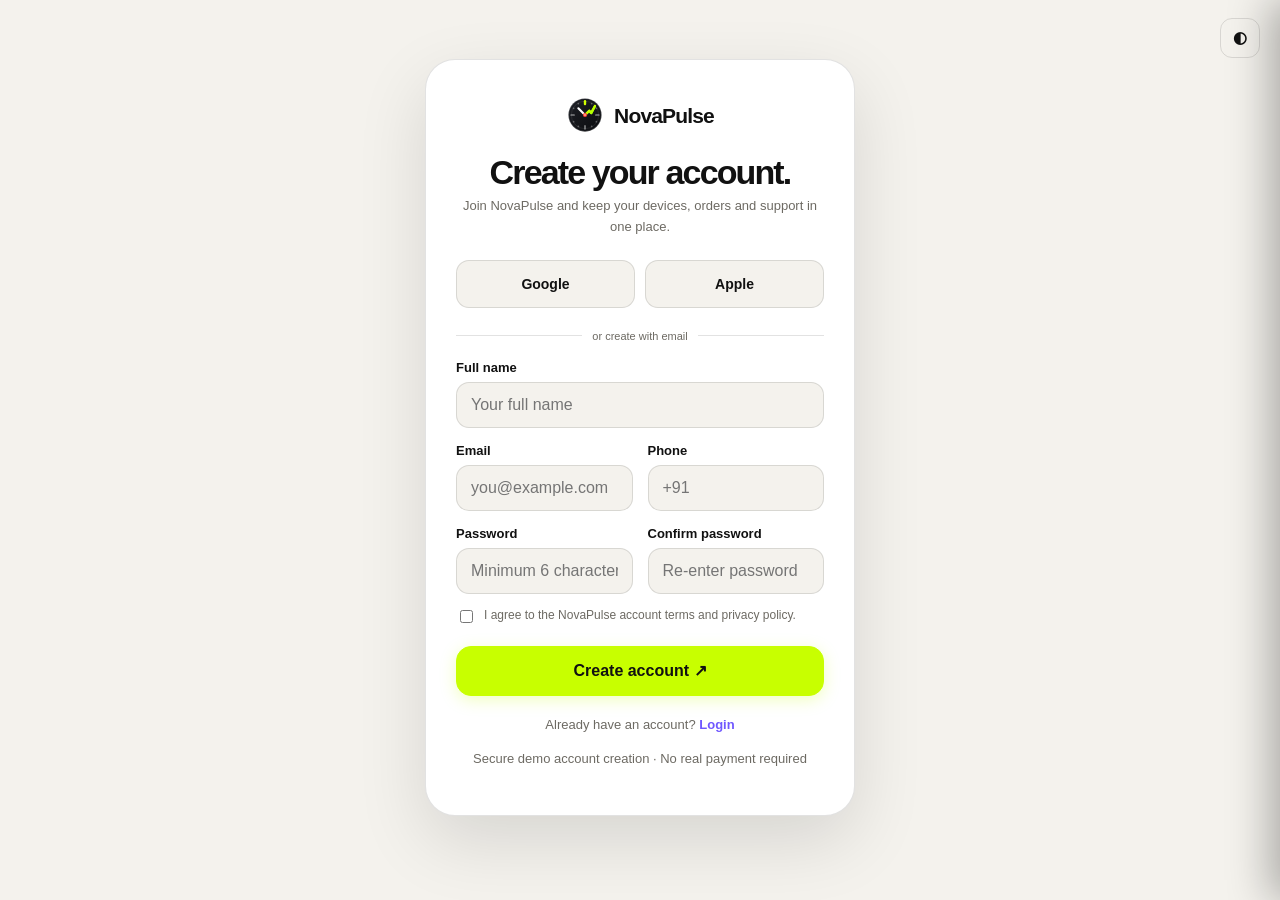
<file: signup.html>
<!DOCTYPE html>
<html lang="en">
<head>
  <meta charset="UTF-8">
  <meta name="viewport" content="width=device-width, initial-scale=1.0">
  <meta name="description" content="Create a NovaPulse Account">
  <title>Sign Up | NovaPulse</title>
  <link rel="icon" type="image/svg+xml" href="images/favicon.svg">
  <link rel="stylesheet" href="assets/css/style.css">
</head>
<body class="auth-page signup-page">
  <div class="auth-tools">
    <button class="nav-btn theme-btn" type="button" aria-label="Toggle theme" title="Toggle theme" onclick="toggleTheme()">◐</button>
  </div>

  <div class="auth-box">
    <div class="auth-card">
      <a class="logo auth-logo" href="index.html">
        <span class="logo-icon"></span>
        <span>NovaPulse</span>
      </a>

      <h1>Create your account.</h1>
      <p>Join NovaPulse and keep your devices, orders and support in one place.</p>

      <div class="social-login">
        <button type="button" class="social-provider" onclick="socialLogin('Google')">Google</button>
        <button type="button" class="social-provider" onclick="socialLogin('Apple')">Apple</button>
      </div>

      <div class="or">or create with email</div>

      <form onsubmit="signupSubmit(event)">
        <div class="form-grid">
          <div class="field full">
            <label for="signupName">Full name</label>
            <input id="signupName" required placeholder="Your full name">
          </div>
          <div class="field">
            <label for="signupEmail">Email</label>
            <input id="signupEmail" required type="email" placeholder="you@example.com">
          </div>
          <div class="field">
            <label for="signupPhone">Phone</label>
            <input id="signupPhone" placeholder="+91">
          </div>
          <div class="field">
            <label for="signupPassword">Password</label>
            <input id="signupPassword" required type="password" minlength="6" placeholder="Minimum 6 characters">
          </div>
          <div class="field">
            <label for="signupConfirm">Confirm password</label>
            <input id="signupConfirm" required type="password" minlength="6" placeholder="Re-enter password">
          </div>
        </div>

        <label class="signup-terms">
          <input required type="checkbox">
          <span>I agree to the NovaPulse account terms and privacy policy.</span>
        </label>

        <button class="btn lime auth-submit" type="submit">Create account ↗</button>
      </form>

      <p class="auth-note auth-switch">Already have an account? <a href="login.html">Login</a></p>
      <p class="auth-brand-note">Secure demo account creation · No real payment required</p>
    </div>
  </div>

  <div class="toast" id="toast"></div>
  <script src="assets/js/main.js"></script>
</body>
</html>
</file>
<file: assets/css/style.css>
:root {
  --bg: #f4f2ed;
  --card: #ffffff;
  --soft: #e9e6dd;
  --text: #111111;
  --muted: #6d6a63;
  --line: rgba(17, 17, 17, 0.12);
  --lime: #c8ff00;
  --red: #ff5b5b;
  --purple: #7058ff;
  --black: #111;
  --white: #fff;
  --shadow: 0 25px 70px rgba(0, 0, 0, 0.12);
  --topbar-height: 72px;
}

html.dark {
  --bg: #0d0d0d;
  --card: #171717;
  --soft: #242424;
  --text: #f7f7f4;
  --muted: #aaa79f;
  --line: rgba(255, 255, 255, 0.13);
  --shadow: 0 25px 70px rgba(0, 0, 0, 0.4);
}

* {
  box-sizing: border-box;
}

html {
  scroll-behavior: smooth;
  scroll-padding-top: var(--topbar-height);
  max-width: 100%;
  overflow-x: clip;
}

body {
  margin: 0;
  padding-top: var(--topbar-height);
  background: var(--bg);
  color: var(--text);
  font-family: -apple-system, BlinkMacSystemFont, "Segoe UI", Roboto, Helvetica, Arial, sans-serif;
  overflow-x: clip;
  max-width: 100%;
  min-width: 0;
}

body.auth-page,
body.dashboard-page {
  padding-top: 0;
}

body.menu-open {
  overflow: hidden;
}

a {
  text-decoration: none;
  color: inherit;
}

button,
input,
textarea,
select {
  font: inherit;
}

button {
  cursor: pointer;
  touch-action: manipulation;
  -webkit-tap-highlight-color: transparent;
}

img {
  display: block;
  max-width: 100%;
}

.container {
  width: min(1180px, calc(100% - 40px));
  margin: auto;
}

.wide {
  width: min(1320px, calc(100% - 40px));
  margin: auto;
}

h1,
h2,
h3,
h4 {
  font-family: inherit;
  letter-spacing: -0.055em;
  margin: 0;
}

h1 {
  font-size: clamp(40px, 5.4vw, 68px);
  line-height: 0.95;
}

h2 {
  font-size: clamp(30px, 4vw, 46px);
  line-height: 1;
}

h3 {
  font-size: 21px;
  line-height: 1.15;
}

p {
  line-height: 1.65;
}

.eyebrow {
  display: inline-flex;
  align-items: center;
  gap: 8px;
  color: var(--muted);
  font-size: 11px;
  font-weight: 800;
  text-transform: uppercase;
  letter-spacing: 0.16em;
  margin-bottom: 18px;
}

.eyebrow i {
  width: 8px;
  height: 8px;
  border-radius: 50%;
  background: var(--red);
}

/* TOPBAR / NAVBAR */
.topbar {
  height: var(--topbar-height);
  position: fixed;
  top: 0;
  left: 0;
  right: 0;
  width: 100%;
  z-index: 1000;
  background: var(--bg);
  border-bottom: 1px solid var(--line);
  box-shadow: 0 2px 10px rgba(0, 0, 0, 0.04);
  transition: background 0.3s, box-shadow 0.3s;
}

.topbar.scrolled {
  box-shadow: 0 4px 20px rgba(0, 0, 0, 0.09);
}

html.dark .topbar {
  box-shadow: 0 2px 14px rgba(0, 0, 0, 0.35);
}

html.dark .topbar.scrolled {
  box-shadow: 0 4px 24px rgba(0, 0, 0, 0.6);
}

.nav {
  height: 100%;
  display: flex;
  align-items: center;
  justify-content: space-between;
  gap: 20px;
}

.logo {
  display: flex;
  align-items: center;
  gap: 10px;
  font-size: 21px;
  font-weight: 800;
  letter-spacing: -0.04em;
  white-space: nowrap;
  color: var(--text);
  text-decoration: none;
  line-height: 1;
  transition: opacity 0.2s ease;
}

.logo span {
  display: inline-flex;
  align-items: center;
  line-height: 1;
}

.logo:hover {
  opacity: 0.95;
}

.logo-icon {
  width: 36px;
  height: 36px;
  display: block;
  flex-shrink: 0;
  background-image: url("data:image/svg+xml,%3Csvg xmlns='http://www.w3.org/2000/svg' viewBox='0 0 40 40'%3E%3Cdefs%3E%3ClinearGradient id='bg' x1='0%25' y1='0%25' x2='100%25' y2='100%25'%3E%3Cstop offset='0%25' stop-color='%231e2026'/%3E%3Cstop offset='100%25' stop-color='%230b0c0f'/%3E%3C/linearGradient%3E%3ClinearGradient id='l' x1='0%25' y1='0%25' x2='100%25' y2='100%25'%3E%3Cstop offset='0%25' stop-color='%23e2ff00'/%3E%3Cstop offset='100%25' stop-color='%239dff00'/%3E%3C/linearGradient%3E%3Cfilter id='g' x='-20%25' y='-20%25' width='140%25' height='140%25'%3E%3CfeGaussianBlur stdDeviation='0.6' result='b'/%3E%3CfeComposite in='SourceGraphic' in2='b' operator='over'/%3E%3C/filter%3E%3C/defs%3E%3Ccircle cx='20' cy='20' r='17.5' fill='url(%23bg)' stroke='rgba(255,255,255,0.22)' stroke-width='1.5'/%3E%3Ccircle cx='20' cy='20' r='14.5' fill='none' stroke='rgba(255,255,255,0.08)' stroke-width='1'/%3E%3Cline x1='20' y1='5.5' x2='20' y2='8.5' stroke='%23d2ff00' stroke-width='2.5' stroke-linecap='round'/%3E%3Cline x1='34.5' y1='20' x2='31.5' y2='20' stroke='rgba(255,255,255,0.45)' stroke-width='1.8' stroke-linecap='round'/%3E%3Cline x1='20' y1='34.5' x2='20' y2='31.5' stroke='rgba(255,255,255,0.45)' stroke-width='1.8' stroke-linecap='round'/%3E%3Cline x1='5.5' y1='20' x2='8.5' y2='20' stroke='rgba(255,255,255,0.45)' stroke-width='1.8' stroke-linecap='round'/%3E%3Ccircle cx='27' cy='8' r='0.9' fill='rgba(255,255,255,0.3)'/%3E%3Ccircle cx='32' cy='13' r='0.9' fill='rgba(255,255,255,0.3)'/%3E%3Ccircle cx='32' cy='27' r='0.9' fill='rgba(255,255,255,0.3)'/%3E%3Ccircle cx='27' cy='32' r='0.9' fill='rgba(255,255,255,0.3)'/%3E%3Ccircle cx='13' cy='32' r='0.9' fill='rgba(255,255,255,0.3)'/%3E%3Ccircle cx='8' cy='27' r='0.9' fill='rgba(255,255,255,0.3)'/%3E%3Ccircle cx='8' cy='13' r='0.9' fill='rgba(255,255,255,0.3)'/%3E%3Ccircle cx='13' cy='8' r='0.9' fill='rgba(255,255,255,0.3)'/%3E%3Cline x1='20' y1='20' x2='13' y2='13' stroke='%23ffffff' stroke-width='2.2' stroke-linecap='round'/%3E%3Cpath d='M 20 20 L 24.5 15.5 L 26.5 18 L 30.5 10.5' fill='none' stroke='url(%23l)' stroke-width='2.4' stroke-linecap='round' stroke-linejoin='round' filter='url(%23g)'/%3E%3Ccircle cx='20' cy='20' r='2.2' fill='%23ff3b30'/%3E%3Ccircle cx='20' cy='20' r='0.8' fill='%23ffffff'/%3E%3C/svg%3E");
  background-size: contain;
  background-repeat: no-repeat;
  background-position: center;
  transition: transform 0.25s cubic-bezier(0.34, 1.56, 0.64, 1), box-shadow 0.25s ease;
  border-radius: 50%;
}

.logo-icon:before,
.logo-icon:after {
  content: none;
}

.logo:hover .logo-icon {
  transform: scale(1.08);
  box-shadow: 0 0 14px rgba(210, 255, 0, 0.45);
}

.navlinks {
  margin-left: auto;
  display: flex;
  align-items: center;
  gap: 6px;
}

.navlinks a,
.nav-btn {
  height: 40px;
  padding: 0 14px;
  border: 1px solid transparent;
  border-radius: 12px;
  display: inline-flex;
  align-items: center;
  justify-content: center;
  background: transparent;
  color: var(--muted);
  font-size: 13.5px;
  font-weight: 600;
  line-height: 1;
  white-space: nowrap;
  box-sizing: border-box;
  transition: all 0.3s cubic-bezier(0.34, 1.56, 0.64, 1);
  position: relative;
  overflow: hidden;
  isolation: isolate;
}

.navlinks a:hover {
  background: var(--soft);
  color: var(--text);
  transform: translateY(-2px);
  box-shadow: 0 8px 20px rgba(0, 0, 0, 0.08), 0 0 14px rgba(200, 255, 0, 0.2);
}

.navlinks a.active {
  background: var(--soft);
  color: var(--text);
  font-weight: 700;
}

.nav-btn {
  border: 1px solid var(--line);
  color: var(--text);
}

.nav-btn:hover {
  background: var(--card);
  color: var(--text);
  border-color: var(--lime);
  transform: translateY(-2px) scale(1.02);
  box-shadow: 0 10px 24px rgba(0, 0, 0, 0.12), 0 0 16px rgba(200, 255, 0, 0.3);
}

.theme-btn {
  width: 40px;
  height: 40px;
  padding: 0;
  font-size: 16px;
  flex-shrink: 0;
  cursor: pointer;
  margin-left: 6px;
  transition: transform 0.4s cubic-bezier(0.34, 1.56, 0.64, 1), background 0.25s ease, box-shadow 0.3s ease, border-color 0.3s ease;
}

.theme-btn:hover {
  transform: translateY(-2px) rotate(180deg) scale(1.08);
  box-shadow: 0 10px 24px rgba(0, 0, 0, 0.16), 0 0 18px rgba(200, 255, 0, 0.4);
  background: var(--card);
  border-color: var(--lime);
}

/* CART BUTTON */
.cart-btn {
  width: 40px;
  height: 40px;
  padding: 0;
  flex-shrink: 0;
  cursor: pointer;
  margin-left: 6px;
  position: relative;
  overflow: hidden;
  transition: transform 0.3s cubic-bezier(0.34, 1.56, 0.64, 1), background 0.25s ease, box-shadow 0.3s ease, border-color 0.3s ease;
}

.cart-btn:hover {
  transform: translateY(-2px) scale(1.06);
  box-shadow: 0 10px 24px rgba(0, 0, 0, 0.16), 0 0 18px rgba(200, 255, 0, 0.4);
  background: var(--card);
  border-color: var(--lime);
}

.cart-btn svg {
  stroke: var(--text);
  transition: transform 0.25s ease;
}

.cart-btn:hover svg {
  transform: scale(1.1);
}

.cart-badge {
  position: absolute;
  top: 2px;
  right: 2px;
  background: var(--lime);
  color: #0b0c0f;
  font-size: 9px;
  font-weight: 800;
  min-width: 15px;
  height: 15px;
  padding: 0 3px;
  border-radius: 999px;
  display: flex;
  align-items: center;
  justify-content: center;
  box-shadow: 0 1px 4px rgba(0, 0, 0, 0.3);
  pointer-events: none;
  transition: transform 0.3s cubic-bezier(0.34, 1.56, 0.64, 1);
  transform: scale(1);
}

.cart-badge.bump {
  animation: badgePop 0.35s cubic-bezier(0.34, 1.56, 0.64, 1);
}

@keyframes badgePop {
  0% { transform: scale(1); }
  50% { transform: scale(1.35); }
  100% { transform: scale(1); }
}

/* CART OVERLAY & DRAWER */
.cart-overlay {
  position: fixed;
  inset: 0;
  background: rgba(0, 0, 0, 0.65);
  backdrop-filter: blur(4px);
  -webkit-backdrop-filter: blur(4px);
  opacity: 0;
  pointer-events: none;
  transition: opacity 0.3s ease;
  z-index: 9998;
}

.cart-overlay.open {
  opacity: 1;
  pointer-events: auto;
}

.cart-drawer {
  position: fixed;
  top: 0;
  right: 0;
  bottom: 0;
  width: 400px;
  max-width: 90vw;
  background: var(--card);
  border-left: 1px solid var(--line);
  box-shadow: -10px 0 40px rgba(0, 0, 0, 0.3);
  display: flex;
  flex-direction: column;
  transform: translateX(100%);
  transition: transform 0.35s cubic-bezier(0.16, 1, 0.3, 1);
  z-index: 9999;
}

.cart-drawer.open {
  transform: translateX(0);
}

.cart-header {
  display: flex;
  align-items: center;
  justify-content: space-between;
  padding: 20px 24px;
  border-bottom: 1px solid var(--line);
}

.cart-title-row {
  display: flex;
  align-items: center;
  gap: 10px;
}

.cart-title-row h3 {
  margin: 0;
  font-size: 20px;
  font-weight: 800;
  letter-spacing: -0.02em;
}

.cart-count-pill {
  font-size: 11px;
  font-weight: 700;
  padding: 3px 8px;
  border-radius: 999px;
  background: var(--soft);
  color: var(--muted);
}

.cart-close {
  width: 34px;
  height: 34px;
  border-radius: 10px;
  border: 1px solid var(--line);
  background: transparent;
  color: var(--text);
  font-size: 15px;
  display: flex;
  align-items: center;
  justify-content: center;
  cursor: pointer;
  transition: all 0.2s ease;
}

.cart-close:hover {
  background: var(--soft);
  transform: scale(1.05);
}

.cart-items {
  flex: 1;
  overflow-y: auto;
  padding: 20px 24px;
  display: flex;
  flex-direction: column;
  gap: 14px;
}

.cart-empty {
  display: flex;
  flex-direction: column;
  align-items: center;
  justify-content: center;
  height: 100%;
  text-align: center;
  padding: 40px 20px;
  color: var(--muted);
}

.cart-empty-icon {
  font-size: 42px;
  margin-bottom: 12px;
  opacity: 0.5;
}

.cart-empty p {
  margin: 6px 0 20px;
  font-size: 14px;
}

.cart-item {
  display: flex;
  align-items: center;
  gap: 14px;
  padding: 12px;
  background: var(--soft);
  border-radius: 14px;
  border: 1px solid var(--line);
  position: relative;
}

.cart-item-img {
  width: 58px;
  height: 58px;
  border-radius: 10px;
  object-fit: cover;
  background: var(--card);
  flex-shrink: 0;
}

.cart-item-details {
  flex: 1;
  min-width: 0;
}

.cart-item-name {
  font-size: 14px;
  font-weight: 700;
  margin: 0 0 4px;
  white-space: nowrap;
  overflow: hidden;
  text-overflow: ellipsis;
}

.cart-item-price {
  font-size: 13px;
  font-weight: 800;
  color: var(--lime);
  margin-bottom: 8px;
}

html:not(.dark) .cart-item-price {
  color: #111;
}

.cart-item-qty {
  display: inline-flex;
  align-items: center;
  gap: 8px;
  background: var(--card);
  border: 1px solid var(--line);
  border-radius: 8px;
  padding: 2px 6px;
}

.qty-btn {
  background: transparent;
  border: none;
  color: var(--text);
  width: 20px;
  height: 20px;
  display: flex;
  align-items: center;
  justify-content: center;
  cursor: pointer;
  font-size: 14px;
  font-weight: 700;
  border-radius: 4px;
  transition: background 0.15s ease;
}

.qty-btn:hover {
  background: var(--soft);
}

.qty-value {
  font-size: 12px;
  font-weight: 700;
  min-width: 14px;
  text-align: center;
}

.cart-item-remove {
  background: transparent;
  border: none;
  color: var(--muted);
  font-size: 14px;
  cursor: pointer;
  padding: 6px;
  border-radius: 6px;
  transition: color 0.2s ease;
}

.cart-item-remove:hover {
  color: var(--red);
}

.cart-footer {
  padding: 20px 24px;
  border-top: 1px solid var(--line);
  background: var(--card);
}

.cart-subtotal-row {
  display: flex;
  align-items: center;
  justify-content: space-between;
  margin-bottom: 8px;
  font-size: 15px;
  font-weight: 600;
}

.cart-total-price {
  font-size: 20px;
  font-weight: 900;
  color: var(--text);
}

.cart-shipping-note {
  font-size: 12px;
  color: var(--muted);
  margin: 0 0 16px;
}

.cart-footer .btn {
  width: 100%;
  text-align: center;
  justify-content: center;
}

.login {
  background: var(--text) !important;
  color: var(--bg) !important;
  border-color: var(--text) !important;
  padding: 0 18px;
  font-weight: 700;
  position: relative;
  overflow: hidden;
  isolation: isolate;
  transition: all 0.3s cubic-bezier(0.34, 1.56, 0.64, 1) !important;
}

.login:hover {
  transform: translateY(-3px) scale(1.03) !important;
  box-shadow: 0 12px 28px rgba(0, 0, 0, 0.28), 0 0 20px rgba(200, 255, 0, 0.38) !important;
  border-color: var(--lime) !important;
}

.mobile-button {
  display: none;
  margin-left: auto;
  width: 44px;
  height: 44px;
  border: 1px solid var(--line);
  border-radius: 13px;
  background: var(--card);
  color: var(--text);
  font-size: 21px;
}

.mobile-menu {
  display: none;
}

/* HERO SECTION */
.hero {
  min-height: clamp(560px, calc(100vh - 78px), 680px);
  position: relative;
  overflow: hidden;
  display: grid;
  align-items: center;
}

.grid-bg {
  position: absolute;
  inset: 0;
  background-image:
    linear-gradient(var(--line) 1px, transparent 1px),
    linear-gradient(90deg, var(--line) 1px, transparent 1px);
  background-size: 80px 80px;
  opacity: 0.4;
  mask-image: linear-gradient(#000, transparent 88%);
  -webkit-mask-image: linear-gradient(#000, transparent 88%);
}

.wryte {
  position: absolute;
  inset: 0;
  overflow: hidden;
  pointer-events: none;
}

.wryte span {
  position: absolute;
  height: 18px;
  border-radius: 50px;
}

.wryte .a {
  width: 35vw;
  max-width: 460px;
  background: var(--lime);
  left: -7%;
  top: 23%;
  animation: moveA 8s ease-in-out infinite;
}

.wryte .b {
  width: 25vw;
  max-width: 330px;
  background: var(--red);
  right: -6%;
  top: 44%;
  animation: moveB 9s ease-in-out infinite;
}

.wryte .c {
  width: 30vw;
  max-width: 400px;
  background: var(--purple);
  left: 15%;
  bottom: 15%;
  animation: moveC 10s ease-in-out infinite;
}

.hero-content {
  position: relative;
  z-index: 2;
  display: grid;
  grid-template-columns: 1.05fr 0.95fr;
  gap: 45px;
  align-items: center;
  padding: 58px 0;
}

.hero-copy p {
  max-width: 600px;
  color: var(--muted);
  font-size: 18px;
  margin: 25px 0 30px;
}

.actions {
  display: flex;
  gap: 10px;
  flex-wrap: wrap;
}

.btn {
  min-height: 50px;
  padding: 0 20px;
  border-radius: 15px;
  border: 1px solid #111;
  background: #111;
  color: #fff;
  display: inline-flex;
  align-items: center;
  justify-content: center;
  gap: 8px;
  font-weight: 800;
  transition: all 0.3s cubic-bezier(0.34, 1.56, 0.64, 1);
  position: relative;
  overflow: hidden;
  isolation: isolate;
  box-shadow: 0 4px 14px rgba(0, 0, 0, 0.12);
}

.btn:hover {
  transform: translateY(-3px) scale(1.02);
  box-shadow: 0 14px 34px rgba(0, 0, 0, 0.35), 0 0 22px rgba(200, 255, 0, 0.28), inset 0 1px 1px rgba(255, 255, 255, 0.25);
  border-color: var(--lime);
}

.btn.lime {
  background: var(--lime);
  border-color: var(--lime);
  color: #111;
  box-shadow: 0 4px 16px rgba(200, 255, 0, 0.25);
}

.btn.lime:hover {
  background: #d5ff1a;
  border-color: #d5ff1a;
  color: #000;
  transform: translateY(-3px) scale(1.02);
  box-shadow: 0 16px 36px -4px rgba(200, 255, 0, 0.55), 0 0 28px rgba(200, 255, 0, 0.45), inset 0 1px 0 rgba(255, 255, 255, 0.8);
}

.btn.outline {
  background: var(--card);
  border-color: var(--line);
  color: var(--text);
  box-shadow: 0 2px 10px rgba(0, 0, 0, 0.04);
}

.btn.outline:hover {
  background: var(--text);
  color: var(--bg);
  border-color: var(--text);
  transform: translateY(-3px) scale(1.02);
  box-shadow: 0 14px 32px rgba(0, 0, 0, 0.24), 0 0 20px rgba(200, 255, 0, 0.3);
}

.hero-art {
  min-height: 470px;
  display: grid;
  place-items: center;
  position: relative;
}

.orbit {
  position: absolute;
  width: min(480px, 90%);
  aspect-ratio: 1;
  border: 1px solid var(--line);
  border-radius: 50%;
  animation: spin 18s linear infinite;
}

.orbit:before {
  content: "";
  position: absolute;
  width: 15px;
  height: 15px;
  background: var(--lime);
  border-radius: 50%;
  left: 17%;
  top: 8%;
  box-shadow: 0 0 0 12px rgba(200, 255, 0, 0.14);
}

.orbit:after {
  content: "";
  position: absolute;
  width: 10px;
  height: 10px;
  background: var(--red);
  border-radius: 50%;
  right: 8%;
  bottom: 25%;
}

.hero-image {
  width: min(400px, 72%);
  aspect-ratio: 1;
  object-fit: cover;
  border-radius: 43% 57% 52% 48%/48% 43% 57% 52%;
  box-shadow: var(--shadow);
  animation: float 5s ease-in-out infinite;
}

.sticker {
  position: absolute;
  right: 4%;
  top: 8%;
  width: 105px;
  height: 105px;
  border-radius: 50%;
  background: var(--lime);
  color: #111;
  display: grid;
  place-items: center;
  text-align: center;
  font-size: 12px;
  font-weight: 900;
  transform: rotate(10deg);
  animation: float 4s ease-in-out infinite 1s;
}

/* MARQUEE */
.marquee {
  overflow: hidden;
  background: var(--card);
  border-top: 1px solid var(--line);
  border-bottom: 1px solid var(--line);
}

.marquee-track {
  display: flex;
  width: max-content;
  will-change: transform;
  animation: marquee 25s linear infinite;
}

.marquee-track span {
  padding: 18px 30px;
  white-space: nowrap;
  font-size: clamp(28px, 4vw, 52px);
  font-weight: 900;
  letter-spacing: -0.05em;
}

.marquee-track b {
  color: var(--red);
  margin: 0 18px;
}

/* SECTIONS */
.section {
  padding: 58px 0;
}

.compact {
  padding: 42px 0;
}

.section-head {
  display: flex;
  align-items: flex-end;
  justify-content: space-between;
  gap: 30px;
  margin-bottom: 30px;
}

.section-head p {
  max-width: 470px;
  color: var(--muted);
  margin: 0;
}

/* PRODUCT GRID & CARDS */
.product-grid {
  display: grid;
  grid-template-columns: repeat(3, 1fr);
  gap: 18px;
}

.product-card {
  background: var(--card);
  border: 1px solid var(--line);
  border-radius: 28px;
  overflow: hidden;
  transition: all 0.45s cubic-bezier(0.16, 1, 0.3, 1);
  position: relative;
  isolation: isolate;
}

.product-card:hover {
  transform: translateY(-10px) scale(1.015);
  border-color: rgba(200, 255, 0, 0.45);
  box-shadow: 0 30px 65px -15px rgba(0, 0, 0, 0.22), 0 0 30px -2px rgba(200, 255, 0, 0.32), inset 0 1px 1px rgba(255, 255, 255, 0.3);
}

.product-media {
  height: 300px;
  overflow: hidden;
  background: var(--soft);
  position: relative;
}

.product-media img {
  width: 100%;
  height: 100%;
  object-fit: cover;
  transition: transform 0.7s cubic-bezier(0.16, 1, 0.3, 1), filter 0.5s ease;
}

.product-card:hover img {
  transform: scale(1.09) rotate(-1.2deg);
  filter: brightness(1.04) drop-shadow(0 14px 28px rgba(0, 0, 0, 0.2));
}

.tag {
  position: absolute;
  top: 15px;
  left: 15px;
  background: #111;
  color: #fff;
  border-radius: 50px;
  padding: 7px 12px;
  font-size: 10px;
  font-weight: 800;
  z-index: 5;
  transition: all 0.35s cubic-bezier(0.34, 1.56, 0.64, 1);
}

.product-card:hover .tag {
  transform: translateY(-2px) scale(1.08);
  background: var(--lime);
  color: #111;
  box-shadow: 0 4px 14px rgba(200, 255, 0, 0.45);
}

.product-info {
  padding: 16px;
}

.product-top {
  display: flex;
  justify-content: space-between;
  gap: 15px;
}

.product-info p {
  color: var(--muted);
  font-size: 13px;
  margin: 10px 0;
}

.price {
  white-space: nowrap;
  font-size: 17px;
  font-weight: 800;
}

.card-actions {
  display: flex;
  gap: 8px;
  margin-top: 17px;
}

.card-actions .btn {
  min-height: 43px;
  padding: 0 13px;
  font-size: 12px;
  flex: 1;
}

.quick {
  max-width: 45px;
  min-width: 45px;
  padding: 0;
  font-size: 15px;
  transition: all 0.3s cubic-bezier(0.34, 1.56, 0.64, 1);
}

.quick:hover {
  transform: translateY(-3px) rotate(45deg) scale(1.1) !important;
  box-shadow: 0 10px 25px rgba(0, 0, 0, 0.25), 0 0 18px rgba(200, 255, 0, 0.4) !important;
  border-color: var(--lime) !important;
}

/* FEATURE GRIDS */
.feature-grid {
  display: grid;
  grid-template-columns: 1fr 1fr;
  gap: 18px;
  align-items: start;
}

.feature-card {
  height: 420px;
  min-height: 0 !important;
  max-height: 420px;
  border-radius: 34px;
  overflow: hidden;
  position: relative;
  background: #111;
  color: #fff;
  border: 1px solid var(--line);
  transition: all 0.45s cubic-bezier(0.16, 1, 0.3, 1);
  isolation: isolate;
}

.feature-card:hover {
  transform: translateY(-8px) scale(1.015);
  border-color: var(--lime);
  box-shadow: 0 30px 65px -15px rgba(0, 0, 0, 0.45), 0 0 30px -2px rgba(200, 255, 0, 0.35);
}

.feature-card>img {
  width: 100%;
  height: 100%;
  min-height: 0;
  max-height: none;
  object-fit: cover;
  opacity: 0.82;
  transition: transform 0.8s cubic-bezier(0.16, 1, 0.3, 1), opacity 0.5s ease;
  display: block;
}

.feature-card:hover>img {
  transform: scale(1.08);
  opacity: 0.92;
}

.feature-content {
  position: absolute;
  left: 0;
  right: 0;
  bottom: 0;
  padding: 32px 30px;
  background: linear-gradient(
    180deg,
    transparent 0%,
    rgba(8, 8, 10, 0.45) 12%,
    rgba(8, 8, 10, 0.78) 35%,
    rgba(8, 8, 10, 0.95) 100%
  );
  max-height: 100%;
  box-sizing: border-box;
  z-index: 3;
  display: flex;
  flex-direction: column;
  align-items: center;
  text-align: center;
}

.feature-content .eyebrow {
  color: #ffffff !important;
  background: rgba(15, 15, 18, 0.78);
  backdrop-filter: blur(12px);
  -webkit-backdrop-filter: blur(12px);
  border: 1px solid rgba(255, 255, 255, 0.28);
  padding: 6px 14px;
  border-radius: 999px;
  font-weight: 800;
  letter-spacing: 0.14em;
  font-size: 11px;
  margin-bottom: 14px;
  display: inline-flex;
  align-items: center;
  justify-content: center;
  gap: 8px;
  box-shadow: 0 4px 16px rgba(0, 0, 0, 0.5);
  text-shadow: 0 1px 3px rgba(0, 0, 0, 0.8);
  align-self: center;
  margin-left: auto;
  margin-right: auto;
}

.feature-content .eyebrow::before {
  content: "";
  display: inline-block;
  width: 7px;
  height: 7px;
  border-radius: 50%;
  background: var(--lime);
  flex-shrink: 0;
  box-shadow: 0 0 8px rgba(200, 255, 0, 0.7);
}

.feature-content h2 {
  color: #ffffff !important;
  text-shadow: 0 2px 14px rgba(0, 0, 0, 0.8);
  margin-bottom: 10px;
  text-align: center;
}

.feature-content p {
  color: rgba(255, 255, 255, 0.92) !important;
  text-shadow: 0 1px 6px rgba(0, 0, 0, 0.7);
  max-width: 520px;
  margin: 0 auto 18px;
  text-align: center;
}

.feature-content .btn {
  align-self: center;
  margin-left: auto;
  margin-right: auto;
  display: inline-flex;
}

.small-features {
  display: grid;
  grid-template-rows: 1fr 1fr;
  gap: 18px;
}

.small-card {
  background: var(--card);
  border: 1px solid var(--line);
  border-radius: 34px;
  padding: 26px;
  display: flex;
  justify-content: space-between;
  gap: 20px;
  overflow: hidden;
  position: relative;
  transition: all 0.45s cubic-bezier(0.16, 1, 0.3, 1);
  isolation: isolate;
}

.small-card:hover {
  transform: translateY(-6px) scale(1.015);
  border-color: var(--lime);
  box-shadow: 0 25px 55px -12px rgba(0, 0, 0, 0.22), 0 0 25px -3px rgba(200, 255, 0, 0.3);
}

.small-card img {
  width: 190px;
  border-radius: 24px;
  object-fit: cover;
  transition: transform 0.6s cubic-bezier(0.16, 1, 0.3, 1);
}

.small-card:hover img {
  transform: scale(1.08) rotate(2.5deg);
}

/* STATS */
.stats {
  display: grid;
  grid-template-columns: repeat(4, 1fr);
  gap: 1px;
  background: var(--line);
  border: 1px solid var(--line);
  border-radius: 25px;
  overflow: hidden;
}

.stat {
  background: var(--card);
  padding: 28px;
  position: relative;
  overflow: hidden;
  isolation: isolate;
  transition: all 0.4s cubic-bezier(0.16, 1, 0.3, 1);
}

.stat:hover {
  transform: translateY(-4px);
  background: var(--soft);
  box-shadow: 0 15px 35px -10px rgba(0, 0, 0, 0.15), 0 0 18px rgba(200, 255, 0, 0.25);
  z-index: 2;
}

.stat strong {
  display: block;
  font-size: 48px;
  margin-bottom: 7px;
  transition: transform 0.3s cubic-bezier(0.34, 1.56, 0.64, 1);
}

.stat:hover strong {
  transform: scale(1.06);
  color: var(--text);
}

.stat span {
  color: var(--muted);
  font-size: 13px;
}

/* STORY */
.story {
  display: grid;
  grid-template-columns: 1fr 1fr;
  gap: 30px;
  align-items: center;
}

.story img {
  width: 100%;
  height: 320px;
  object-fit: cover;
  border-radius: 34px;
}

.story p {
  color: var(--muted);
}

.story-list {
  padding: 0;
  margin: 25px 0 0;
  list-style: none;
}

.story-list li {
  padding: 15px 0;
  border-bottom: 1px solid var(--line);
}

.story-list li:before {
  content: "↗ ";
  color: var(--purple);
  font-weight: 900;
  margin-right: 10px;
}

/* NEWSLETTER */
.newsletter {
  background: #111;
  color: #fff;
  border-radius: 34px;
  padding: 40px;
  display: flex;
  justify-content: space-between;
  align-items: center;
  gap: 30px;
  overflow: hidden;
  position: relative;
  isolation: isolate;
}

.newsletter > * {
  position: relative;
  z-index: 2;
}

.newsletter:after {
  content: "";
  position: absolute;
  width: 300px;
  height: 300px;
  border-radius: 50%;
  background: var(--lime);
  right: -130px;
  top: -180px;
  z-index: 1;
  pointer-events: none;
}

.newsletter p {
  color: #bbb;
  max-width: 570px;
}

.newsletter .btn {
  position: relative;
  z-index: 2;
}

/* PAGE BANNER / PAGE TITLE */
.page-title {
  position: relative;
  overflow: hidden;
  min-height: 300px;
  display: grid;
  place-items: center;
  isolation: isolate;
  background-color: #111;
  background-position: center right;
  background-size: cover;
  color: #fff;
  padding: 62px 0 48px;
}

.page-title:before {
  content: "";
  position: absolute;
  inset: 0;
  z-index: 0;
  background: radial-gradient(circle at center, rgba(0, 0, 0, 0.48) 0%, rgba(0, 0, 0, 0.85) 100%),
              linear-gradient(180deg, rgba(10, 10, 12, 0.45) 0%, rgba(10, 10, 12, 0.88) 100%);
}

.page-title:after {
  content: "";
  position: absolute;
  inset: 0;
  z-index: 1;
  background: linear-gradient(135deg, rgba(17, 17, 17, 0.18), transparent 55%, rgba(112, 88, 255, 0.10));
  pointer-events: none;
}

.page-title .container {
  position: relative;
  z-index: 3;
  max-width: 1180px;
  text-align: center;
  display: flex;
  flex-direction: column;
  align-items: center;
  justify-content: center;
  padding: 25px 0;
  overflow: hidden;
}

.page-title .eyebrow {
  margin: 0 auto 14px;
  display: inline-flex;
  align-items: center;
  justify-content: center;
  background: rgba(200, 255, 0, 0.12);
  color: var(--lime);
  border: 1px solid rgba(200, 255, 0, 0.3);
  padding: 5px 14px;
  border-radius: 999px;
  backdrop-filter: blur(8px);
  -webkit-backdrop-filter: blur(8px);
  position: relative;
  z-index: 4;
}

.page-title .eyebrow i {
  background: var(--lime);
}

.page-title h1 {
  font-size: clamp(40px, 5.4vw, 64px);
  text-align: center;
  margin: 0 auto;
  position: relative;
  z-index: 4;
  text-shadow: 0 4px 20px rgba(0, 0, 0, 0.85);
}

.page-title p {
  max-width: 680px;
  color: rgba(255, 255, 255, 0.9);
  margin: 16px auto 0;
  text-align: center;
  position: relative;
  z-index: 4;
  text-shadow: 0 2px 12px rgba(0, 0, 0, 0.85);
}

/* Banner backgrounds */
.banner-products,
#products .page-title {
  background-image: url("../../image/banner-products.jpg");
  background-position: center 38%;
  background-size: cover;
  min-height: 380px;
}

.banner-about,
#about .page-title {
  background-image: url("../../image/banner-about.jpg"), url("https://images.unsplash.com/photo-1508685096489-7aacd43bd3b1?auto=format&fit=crop&w=1800&q=88");
  background-position: center;
  background-size: cover;
}

.banner-related,
#related .page-title {
  background-image: url("../../image/banner-accessories.jpg"), url("https://images.unsplash.com/photo-1551816230-ef5deaed4a26?auto=format&fit=crop&w=1800&q=88");
  background-position: center;
  background-size: cover;
}

.banner-contact,
#contact .page-title {
  background-image: url("../../image/banner-contact.jpg"), url("https://images.unsplash.com/photo-1524678606370-a47ad25cb82a?auto=format&fit=crop&w=1800&q=88");
  background-position: center;
  background-size: cover;
}

/* FILTERS */
.filters {
  display: flex;
  justify-content: center;
  align-items: center;
  gap: 10px;
  flex-wrap: wrap;
  margin: 0 auto 34px;
}

.filter {
  padding: 10px 18px;
  border: 1px solid var(--line);
  background: var(--card);
  color: var(--muted);
  border-radius: 50px;
  font-weight: 800;
  transition: all 0.3s cubic-bezier(0.34, 1.56, 0.64, 1);
  position: relative;
  overflow: hidden;
  isolation: isolate;
  cursor: pointer;
}

.filter:hover {
  color: var(--text);
  border-color: var(--lime);
  transform: translateY(-2px) scale(1.03);
  box-shadow: 0 8px 22px rgba(0, 0, 0, 0.12), 0 0 15px rgba(200, 255, 0, 0.28);
}

.filter.active {
  background: #111;
  color: #fff;
  border-color: #111;
  box-shadow: 0 6px 18px rgba(0, 0, 0, 0.2), 0 0 14px rgba(200, 255, 0, 0.35);
}

.filter.active:hover {
  background: #000;
  border-color: var(--lime);
}

/* VALUES */
.values {
  display: grid;
  grid-template-columns: repeat(3, 1fr);
  gap: 15px;
}

.value {
  background: var(--card);
  border: 1px solid var(--line);
  border-radius: 26px;
  padding: 26px;
  position: relative;
  overflow: hidden;
  isolation: isolate;
  transition: all 0.4s cubic-bezier(0.16, 1, 0.3, 1);
}

.value:hover {
  transform: translateY(-6px) scale(1.015);
  border-color: rgba(200, 255, 0, 0.45);
  box-shadow: 0 20px 45px -10px rgba(0, 0, 0, 0.18), 0 0 22px -2px rgba(200, 255, 0, 0.28);
}

.value .number {
  color: var(--purple);
  font-size: 12px;
  font-weight: 900;
  margin-bottom: 30px;
  transition: transform 0.3s cubic-bezier(0.34, 1.56, 0.64, 1);
}

.value:hover .number {
  transform: scale(1.1);
  color: var(--lime);
}

.value p {
  color: var(--muted);
}

/* CRAFTSMANSHIP & ENGINEERING (ABOUT PAGE) */
.craft-grid {
  display: grid;
  grid-template-columns: repeat(3, 1fr);
  gap: 18px;
  margin-bottom: 24px;
}

.craft-card {
  background: var(--card);
  border: 1px solid var(--line);
  border-radius: 28px;
  padding: 30px 26px;
  display: flex;
  flex-direction: column;
  position: relative;
  overflow: hidden;
  isolation: isolate;
  transition: all 0.45s cubic-bezier(0.16, 1, 0.3, 1);
}

.craft-card:hover {
  transform: translateY(-8px) scale(1.015);
  border-color: rgba(200, 255, 0, 0.55);
  box-shadow: 0 25px 55px -12px rgba(0, 0, 0, 0.22), 0 0 25px -2px rgba(200, 255, 0, 0.3);
}

.craft-badge {
  display: flex;
  align-items: center;
  justify-content: space-between;
  margin-bottom: 22px;
}

.craft-pill {
  font-size: 11px;
  font-weight: 800;
  letter-spacing: 0.12em;
  text-transform: uppercase;
  background: var(--soft);
  color: var(--text);
  border: 1px solid var(--line);
  border-radius: 999px;
  padding: 5px 12px;
  transition: all 0.3s cubic-bezier(0.34, 1.56, 0.64, 1);
}

.craft-card:hover .craft-pill {
  background: var(--lime);
  color: #111;
  border-color: var(--lime);
}

.craft-icon {
  width: 38px;
  height: 38px;
  border-radius: 12px;
  background: var(--soft);
  display: flex;
  align-items: center;
  justify-content: center;
  color: var(--purple);
  transition: transform 0.4s cubic-bezier(0.34, 1.56, 0.64, 1), background 0.3s ease, color 0.3s ease;
}

.craft-card:hover .craft-icon {
  transform: scale(1.15) rotate(6deg);
  background: var(--card);
  color: var(--lime);
}

.craft-card h3 {
  font-size: 21px;
  line-height: 1.2;
  margin-bottom: 12px;
  color: var(--text);
}

.craft-card p {
  color: var(--muted);
  font-size: 14.5px;
  line-height: 1.6;
  margin: 0 0 24px;
  flex-grow: 1;
}

.craft-spec {
  display: flex;
  align-items: center;
  justify-content: space-between;
  padding-top: 16px;
  border-top: 1px solid var(--line);
  font-size: 12px;
  font-weight: 700;
  color: var(--muted);
  gap: 8px;
}

.craft-spec span:last-child {
  color: var(--text);
  font-weight: 800;
}

.craft-banner {
  background: var(--card);
  border: 1px solid var(--line);
  border-radius: 28px;
  padding: 28px 34px;
  display: flex;
  align-items: center;
  justify-content: space-between;
  gap: 24px;
  position: relative;
  overflow: hidden;
  isolation: isolate;
  transition: all 0.4s cubic-bezier(0.16, 1, 0.3, 1);
}

.craft-banner:hover {
  transform: translateY(-4px);
  border-color: rgba(200, 255, 0, 0.45);
  box-shadow: 0 20px 45px -12px rgba(0, 0, 0, 0.16), 0 0 20px -2px rgba(200, 255, 0, 0.22);
}

.craft-tag {
  display: inline-block;
  font-size: 11px;
  font-weight: 800;
  text-transform: uppercase;
  letter-spacing: 0.14em;
  color: var(--purple);
  margin-bottom: 6px;
}

html.dark .craft-tag {
  color: var(--lime);
}

.craft-banner-info h4 {
  font-size: 20px;
  letter-spacing: -0.03em;
  margin: 0 0 6px;
  color: var(--text);
}

.craft-banner-info p {
  margin: 0;
  color: var(--muted);
  font-size: 14px;
  max-width: 620px;
}

.craft-banner .btn {
  white-space: nowrap;
  flex-shrink: 0;
}

/* RELATED / ACCESSORIES LAYOUT */
.related-layout {
  display: grid;
  grid-template-columns: 1.2fr 0.8fr;
  gap: 18px;
  align-items: stretch;
}

.side-stack {
  display: grid;
  gap: 18px;
}

.side-card,
.emoji-card {
  background: var(--card);
  border: 1px solid var(--line);
  border-radius: 30px;
  padding: 32px;
  position: relative;
  overflow: hidden;
  isolation: isolate;
  transition: all 0.4s cubic-bezier(0.16, 1, 0.3, 1);
}

.side-card:hover {
  transform: translateY(-6px) scale(1.015);
  border-color: var(--lime);
  box-shadow: 0 25px 50px -12px rgba(0, 0, 0, 0.2), 0 0 24px -2px rgba(200, 255, 0, 0.3);
}

.emoji-card {
  background: var(--lime);
  color: #111;
}

.emoji-card:hover {
  transform: translateY(-6px) scale(1.015);
  box-shadow: 0 25px 55px -10px rgba(200, 255, 0, 0.45), 0 0 25px rgba(200, 255, 0, 0.35);
}

.emoji {
  font-size: 48px;
  transition: transform 0.4s cubic-bezier(0.34, 1.56, 0.64, 1);
}

.emoji-card:hover .emoji {
  transform: scale(1.15) rotate(5deg);
}

/* ACCESSORIES COMPATIBILITY & MODULARITY */
.compat-grid {
  display: grid;
  grid-template-columns: repeat(3, 1fr);
  gap: 18px;
  margin-bottom: 24px;
}

.compat-card {
  background: var(--card);
  border: 1px solid var(--line);
  border-radius: 28px;
  padding: 30px 26px;
  display: flex;
  flex-direction: column;
  position: relative;
  overflow: hidden;
  isolation: isolate;
  transition: all 0.45s cubic-bezier(0.16, 1, 0.3, 1);
}

.compat-card:hover {
  transform: translateY(-8px) scale(1.015);
  border-color: rgba(200, 255, 0, 0.55);
  box-shadow: 0 25px 55px -12px rgba(0, 0, 0, 0.22), 0 0 25px -2px rgba(200, 255, 0, 0.3);
}

.compat-card-head {
  display: flex;
  align-items: center;
  justify-content: space-between;
  margin-bottom: 22px;
}

.compat-pill {
  font-size: 11px;
  font-weight: 800;
  letter-spacing: 0.12em;
  text-transform: uppercase;
  background: var(--soft);
  color: var(--text);
  border: 1px solid var(--line);
  border-radius: 999px;
  padding: 5px 12px;
  transition: all 0.3s cubic-bezier(0.34, 1.56, 0.64, 1);
}

.compat-card:hover .compat-pill {
  background: var(--lime);
  color: #111;
  border-color: var(--lime);
}

.compat-icon {
  width: 40px;
  height: 40px;
  border-radius: 12px;
  background: var(--soft);
  display: flex;
  align-items: center;
  justify-content: center;
  color: var(--purple);
  transition: transform 0.4s cubic-bezier(0.34, 1.56, 0.64, 1), background 0.3s ease, color 0.3s ease;
}

.compat-card:hover .compat-icon {
  transform: scale(1.15) rotate(6deg);
  background: var(--card);
  color: var(--lime);
}

.compat-card h3 {
  font-size: 21px;
  line-height: 1.2;
  margin-bottom: 12px;
  color: var(--text);
}

.compat-card p {
  color: var(--muted);
  font-size: 14.5px;
  line-height: 1.6;
  margin: 0 0 24px;
  flex-grow: 1;
}

.compat-spec-row {
  display: flex;
  align-items: center;
  justify-content: space-between;
  padding-top: 16px;
  border-top: 1px solid var(--line);
  font-size: 12px;
  font-weight: 700;
  color: var(--muted);
  gap: 8px;
}

.compat-spec-row span:last-child {
  color: var(--text);
  font-weight: 800;
}

/* COMPATIBILITY MATRIX BAR */
.compat-matrix-bar {
  background: var(--card);
  border: 1px solid var(--line);
  border-radius: 28px;
  padding: 26px 32px;
  display: flex;
  align-items: center;
  justify-content: space-between;
  gap: 24px;
  position: relative;
  overflow: hidden;
  transition: all 0.4s cubic-bezier(0.16, 1, 0.3, 1);
}

.compat-matrix-bar:hover {
  transform: translateY(-4px);
  border-color: rgba(200, 255, 0, 0.45);
  box-shadow: 0 20px 45px -12px rgba(0, 0, 0, 0.16), 0 0 20px -2px rgba(200, 255, 0, 0.22);
}

.compat-matrix-title {
  display: flex;
  flex-direction: column;
  gap: 4px;
}

.compat-matrix-title strong {
  font-size: 16px;
  color: var(--text);
  letter-spacing: -0.02em;
}

.compat-matrix-title span {
  font-size: 13px;
  color: var(--muted);
}

.compat-tags {
  display: flex;
  flex-wrap: wrap;
  gap: 8px;
}

.compat-tag {
  display: inline-flex;
  align-items: center;
  gap: 6px;
  background: var(--soft);
  color: var(--text);
  border: 1px solid var(--line);
  border-radius: 999px;
  padding: 6px 14px;
  font-size: 12px;
  font-weight: 700;
  transition: all 0.25s ease;
}

.compat-tag::before {
  content: "";
  display: inline-block;
  width: 6px;
  height: 6px;
  border-radius: 50%;
  background: var(--lime);
}

.compat-matrix-bar:hover .compat-tag {
  border-color: rgba(200, 255, 0, 0.35);
  background: var(--bg);
}

/* CONTACT */
.contact-grid {
  display: grid;
  grid-template-columns: 0.75fr 1.25fr;
  gap: 18px;
  align-items: stretch;
}

.contact-info {
  display: grid;
  gap: 12px;
}

.contact-card {
  background: var(--card);
  border: 1px solid var(--line);
  border-radius: 24px;
  padding: 25px;
  position: relative;
  overflow: hidden;
  isolation: isolate;
  transition: all 0.4s cubic-bezier(0.16, 1, 0.3, 1);
}

.contact-card:hover {
  transform: translateY(-5px) scale(1.015);
  border-color: var(--lime);
  box-shadow: 0 20px 45px -10px rgba(0, 0, 0, 0.16), 0 0 22px -2px rgba(200, 255, 0, 0.28);
}

.contact-icon {
  width: 45px;
  height: 45px;
  border-radius: 13px;
  background: var(--soft);
  display: grid;
  place-items: center;
  margin-bottom: 18px;
  font-size: 18px;
  transition: transform 0.3s cubic-bezier(0.34, 1.56, 0.64, 1), background 0.3s ease;
}

.contact-card:hover .contact-icon {
  transform: scale(1.1) rotate(-3deg);
  background: var(--lime);
  color: #111;
}

.contact-card small {
  display: block;
  color: var(--muted);
  margin-bottom: 5px;
}

.form-card {
  background: var(--card);
  border: 1px solid var(--line);
  border-radius: 30px;
  padding: 32px;
  position: relative;
  overflow: hidden;
  isolation: isolate;
  transition: all 0.4s cubic-bezier(0.16, 1, 0.3, 1);
}

.form-card:hover {
  transform: translateY(-5px);
  border-color: rgba(200, 255, 0, 0.4);
  box-shadow: 0 25px 55px -12px rgba(0, 0, 0, 0.2), 0 0 25px -2px rgba(200, 255, 0, 0.25);
}

.form-grid {
  display: grid;
  grid-template-columns: 1fr 1fr;
  gap: 15px;
}

.field {
  display: grid;
  gap: 7px;
}

.field.full {
  grid-column: 1 / -1;
}

.field label {
  font-size: 13px;
  font-weight: 800;
}

.field input,
.field textarea,
.field select {
  width: 100%;
  padding: 13px 14px;
  border: 1px solid var(--line);
  border-radius: 13px;
  background: var(--bg);
  color: var(--text);
  outline: none;
  transition: border-color 0.2s;
}

.field input:focus,
.field textarea:focus,
.field select:focus {
  border-color: var(--purple);
}

.field textarea {
  min-height: 145px;
  resize: vertical;
}

/* STUDIO MAP & INTERACTIVE LOCATION */
.map-wrapper {
  position: relative;
  width: 100%;
  height: 480px;
  border-radius: 32px;
  overflow: hidden;
  border: 1px solid var(--line);
  box-shadow: 0 20px 50px -10px rgba(0, 0, 0, 0.15);
  background: #151518;
  isolation: isolate;
  transition: all 0.4s cubic-bezier(0.16, 1, 0.3, 1);
}

.map-wrapper:hover {
  border-color: rgba(200, 255, 0, 0.4);
  box-shadow: 0 25px 60px -12px rgba(0, 0, 0, 0.22), 0 0 25px rgba(200, 255, 0, 0.15);
}

.map-frame {
  width: 100%;
  height: 100%;
  border: 0;
  display: block;
}

html.dark .map-frame {
  filter: contrast(1.08) brightness(0.88) saturate(0.82);
}

.map-overlay-card {
  position: absolute;
  bottom: 24px;
  left: 24px;
  max-width: 390px;
  width: calc(100% - 48px);
  background: rgba(18, 18, 22, 0.9);
  backdrop-filter: blur(18px);
  -webkit-backdrop-filter: blur(18px);
  border: 1px solid rgba(255, 255, 255, 0.18);
  border-radius: 26px;
  padding: 24px 26px;
  color: #ffffff;
  box-shadow: 0 25px 60px rgba(0, 0, 0, 0.45);
  z-index: 5;
  transition: transform 0.35s cubic-bezier(0.16, 1, 0.3, 1), border-color 0.35s ease, box-shadow 0.35s ease;
}

.map-overlay-card:hover {
  transform: translateY(-4px);
  border-color: rgba(200, 255, 0, 0.55);
  box-shadow: 0 30px 70px rgba(0, 0, 0, 0.55), 0 0 25px rgba(200, 255, 0, 0.22);
}

.map-card-head {
  display: flex;
  align-items: center;
  justify-content: space-between;
  margin-bottom: 12px;
}

.status-indicator {
  display: inline-flex;
  align-items: center;
  gap: 8px;
  font-size: 11px;
  font-weight: 800;
  text-transform: uppercase;
  letter-spacing: 0.12em;
  color: var(--lime);
}

.status-dot {
  width: 8px;
  height: 8px;
  border-radius: 50%;
  background: var(--lime);
  box-shadow: 0 0 10px var(--lime);
  animation: pulseDot 2s infinite ease-in-out;
}

@keyframes pulseDot {
  0% { transform: scale(0.95); opacity: 0.8; }
  50% { transform: scale(1.35); opacity: 1; }
  100% { transform: scale(0.95); opacity: 0.8; }
}

.map-pill {
  font-size: 10px;
  font-weight: 800;
  letter-spacing: 0.12em;
  text-transform: uppercase;
  background: rgba(255, 255, 255, 0.12);
  color: #fff;
  border: 1px solid rgba(255, 255, 255, 0.22);
  border-radius: 999px;
  padding: 4px 10px;
}

.map-overlay-card h3 {
  font-size: 22px;
  letter-spacing: -0.03em;
  margin: 0 0 6px;
  color: #ffffff;
}

.map-address {
  font-size: 13.5px;
  color: rgba(255, 255, 255, 0.78);
  line-height: 1.5;
  margin: 0 0 16px;
}

.map-details {
  display: grid;
  grid-template-columns: 1fr 1fr;
  gap: 12px;
  padding: 14px 0;
  border-top: 1px solid rgba(255, 255, 255, 0.12);
  border-bottom: 1px solid rgba(255, 255, 255, 0.12);
  margin-bottom: 18px;
}

.map-details small {
  display: block;
  font-size: 10.5px;
  text-transform: uppercase;
  letter-spacing: 0.1em;
  color: rgba(255, 255, 255, 0.55);
  margin-bottom: 4px;
}

.map-details strong {
  display: block;
  font-size: 12.5px;
  color: #ffffff;
  font-weight: 700;
  line-height: 1.4;
}

.map-card-actions {
  display: flex;
  gap: 10px;
}

.map-card-actions .btn {
  width: 100%;
}

/* Fallback .map / .pin styles */
.map {
  height: 480px;
  border-radius: 32px;
  overflow: hidden;
  position: relative;
}

/* FOOTER */
.footer {
  padding: 75px 0 30px;
  border-top: 1px solid var(--line);
  background: var(--card);
  position: relative;
  z-index: 10;
}

html.dark .footer {
  background: #111114;
}

.footer-grid {
  display: grid;
  grid-template-columns: 1.5fr repeat(3, 1fr);
  gap: 40px;
  align-items: start;
}

.footer p {
  color: var(--muted);
  font-size: 14px;
  line-height: 1.65;
  max-width: 350px;
  margin: 18px 0 24px;
}

.footer h4 {
  font-size: 13px;
  font-weight: 800;
  text-transform: uppercase;
  letter-spacing: 0.14em;
  color: var(--text);
  margin-bottom: 20px;
  display: flex;
  align-items: center;
  gap: 8px;
}

.footer h4::before {
  content: "";
  display: inline-block;
  width: 5px;
  height: 5px;
  border-radius: 50%;
  background: var(--lime);
}

.footer-link {
  display: flex;
  align-items: center;
  gap: 6px;
  color: var(--muted);
  font-size: 14px;
  font-weight: 500;
  padding: 7px 0;
  transition: all 0.25s cubic-bezier(0.16, 1, 0.3, 1);
}

.footer-link:hover {
  color: var(--lime);
  transform: translateX(5px);
}

html:not(.dark) .footer-link:hover {
  color: #111111;
  font-weight: 700;
}

.socials {
  display: flex;
  gap: 10px;
  align-items: center;
}

.social {
  width: 42px;
  height: 42px;
  border: 1px solid var(--line);
  border-radius: 12px;
  display: grid;
  place-items: center;
  background: var(--soft);
  color: var(--text);
  font-weight: 900;
  font-size: 15px;
  transition: all 0.3s cubic-bezier(0.34, 1.56, 0.64, 1);
  position: relative;
  overflow: hidden;
  isolation: isolate;
  text-decoration: none;
}

.social:hover {
  transform: translateY(-3px) scale(1.08);
  border-color: var(--lime);
  background: var(--card);
  color: var(--text);
  box-shadow: 0 10px 22px rgba(0, 0, 0, 0.15), 0 0 16px rgba(200, 255, 0, 0.35);
}

.social svg {
  display: block;
  transition: transform 0.25s ease;
}

.social:hover svg {
  transform: scale(1.12);
}

.copyright {
  border-top: 1px solid var(--line);
  margin-top: 50px;
  padding-top: 24px;
  padding-right: 80px;
  color: var(--muted);
  font-size: 13px;
  display: flex;
  justify-content: space-between;
  align-items: center;
  flex-wrap: wrap;
  gap: 16px;
}

/* BACK TO TOP */
.backtop {
  position: fixed;
  right: 18px;
  bottom: 18px;
  width: 45px;
  height: 45px;
  border: 1px solid rgba(200, 255, 0, 0.25);
  border-radius: 14px;
  background: #111;
  color: #fff;
  z-index: 900;
  display: none;
  font-size: 18px;
  font-weight: 900;
  box-shadow: 0 4px 15px rgba(0, 0, 0, 0.2);
  transition: all 0.3s cubic-bezier(0.34, 1.56, 0.64, 1);
  overflow: hidden;
  isolation: isolate;
}

.backtop:hover {
  transform: translateY(-5px) scale(1.1);
  background: #000;
  border-color: var(--lime);
  color: var(--lime);
  box-shadow: 0 12px 30px rgba(0, 0, 0, 0.4), 0 0 22px rgba(200, 255, 0, 0.45);
}

.backtop.show {
  display: block;
}

/* AUTH PAGES (LOGIN & SIGNUP) */
.auth-page {
  min-height: 100vh;
  min-height: 100svh;
  display: grid;
  place-items: center;
  padding: 25px;
  position: relative;
  background: var(--bg);
}

.auth-tools {
  position: fixed;
  right: 20px;
  top: 18px;
  display: flex;
  gap: 7px;
  z-index: 10;
}

.auth-box {
  width: min(430px, 100%);
}

.auth-logo {
  display: flex;
  align-items: center;
  justify-content: center;
  margin: 0 auto 22px;
  width: fit-content;
}

.auth-logo .logo-icon {
  width: 38px;
  height: 38px;
}

.auth-card {
  background: var(--card);
  border: 1px solid var(--line);
  border-radius: 30px;
  padding: 36px 30px 32px;
  box-shadow: var(--shadow);
}

.auth-card h1 {
  text-align: center;
  font-size: 36px;
}

.auth-card>p {
  text-align: center;
  color: var(--muted);
  font-size: 13px;
  margin-top: 6px;
}

.social-login {
  display: grid;
  grid-template-columns: 1fr 1fr;
  gap: 10px;
  width: 100%;
  margin: 22px 0;
}

.social-provider {
  width: 100%;
  height: 48px;
  min-height: 48px;
  padding: 0 16px;
  border: 1px solid var(--line);
  border-radius: 13px;
  background: var(--bg);
  color: var(--text);
  display: flex;
  align-items: center;
  justify-content: center;
  font-size: 14px;
  font-weight: 800;
  line-height: 1;
  white-space: nowrap;
  cursor: pointer;
  transition: all 0.3s cubic-bezier(0.34, 1.56, 0.64, 1);
  position: relative;
  overflow: hidden;
  isolation: isolate;
}

.social-provider:hover {
  background: var(--card);
  border-color: var(--lime);
  transform: translateY(-2px) scale(1.02);
  box-shadow: 0 10px 24px rgba(0, 0, 0, 0.12), 0 0 16px rgba(200, 255, 0, 0.3);
}

.or {
  display: flex;
  gap: 10px;
  align-items: center;
  color: var(--muted);
  font-size: 11px;
  margin: 18px 0;
}

.or:before,
.or:after {
  content: "";
  height: 1px;
  background: var(--line);
  flex: 1;
}

.remember {
  display: flex;
  justify-content: space-between;
  align-items: center;
  font-size: 12px;
  margin: 13px 0 20px;
}

.remember label {
  display: flex;
  align-items: center;
  gap: 7px;
}

.remember a {
  color: var(--purple);
  font-weight: 800;
}

.auth-submit {
  width: 100%;
}

.auth-note {
  text-align: center;
  color: var(--muted);
  font-size: 13px;
}

.auth-note a {
  font-weight: 800;
  color: var(--purple);
}

.auth-switch {
  margin-top: 18px !important;
}

.auth-brand-note {
  text-align: center;
  color: var(--muted);
  font-size: 12px;
  margin-top: 14px;
}

.signup-page .auth-card h1 {
  font-size: 34px;
}

.signup-terms {
  display: flex;
  gap: 8px;
  align-items: flex-start;
  font-size: 12px;
  color: var(--muted);
  margin: 14px 0 20px;
}

.signup-terms input {
  margin-top: 2px;
}

/* DASHBOARD */
.dashboard-page {
  min-height: 100vh;
  background: var(--bg);
  display: block;
}

.dashboard-shell {
  min-height: 100vh;
}

.dashboard-clean {
  width: min(1280px, calc(100% - 40px));
  margin: 0 auto;
  padding: 0 0 54px;
}

.dashboard-simple-head {
  position: sticky;
  top: 0;
  z-index: 1000;
  background: var(--bg);
  display: flex;
  align-items: center;
  justify-content: space-between;
  gap: 20px;
  padding-top: 20px;
  padding-bottom: 22px;
  margin-bottom: 28px;
  border-bottom: 1px solid var(--line);
  box-shadow: 0 2px 10px rgba(0, 0, 0, 0.04);
  transition: background 0.3s, box-shadow 0.3s;
}

html.dark .dashboard-simple-head {
  box-shadow: 0 2px 14px rgba(0, 0, 0, 0.35);
}

.dashboard-simple-head .dashboard-logo {
  display: flex;
  align-items: center;
  gap: 10px;
  font-size: 22px;
  font-weight: 800;
}

.dashboard-simple-head .logo-icon {
  width: 34px;
  height: 34px;
}

.dashboard-logout {
  min-height: 42px;
  padding: 0 18px;
  background: #111;
  color: #fff;
  border-color: #111;
}

.dashboard-logout:hover {
  transform: translateY(-2px);
}

.dashboard-welcome {
  display: flex;
  align-items: flex-end;
  justify-content: space-between;
  gap: 30px;
  margin-bottom: 28px;
}

.dashboard-welcome h1 {
  font-size: clamp(32px, 4vw, 48px);
}

.dashboard-welcome p {
  max-width: 680px;
  color: var(--muted);
  margin: 12px 0 0;
}

.dashboard-welcome-actions {
  display: flex;
  gap: 8px;
  flex-wrap: wrap;
}

.dash-grid {
  display: grid;
  grid-template-columns: repeat(4, 1fr);
  gap: 14px;
}

.dash-card {
  background: var(--card);
  border: 1px solid var(--line);
  border-radius: 23px;
  padding: 22px;
  position: relative;
  overflow: hidden;
  isolation: isolate;
  transition: all 0.4s cubic-bezier(0.16, 1, 0.3, 1);
}

.dash-card:hover {
  transform: translateY(-5px) scale(1.015);
  border-color: var(--lime);
  box-shadow: 0 20px 45px -10px rgba(0, 0, 0, 0.16), 0 0 22px -2px rgba(200, 255, 0, 0.28);
}

.dash-card small {
  color: var(--muted);
}

.dash-card strong {
  display: block;
  font-size: 32px;
  margin-top: 8px;
  transition: transform 0.3s cubic-bezier(0.34, 1.56, 0.64, 1);
}

.dash-card:hover strong {
  transform: scale(1.06);
  color: var(--text);
}

.metric-row {
  display: flex;
  justify-content: space-between;
  align-items: flex-end;
  gap: 12px;
}

.metric-up {
  color: #4c8b00;
  font-size: 12px;
  font-weight: 800;
}

.dash-muted {
  color: var(--muted);
  font-size: 12px;
  margin: 6px 0 0;
}

.dashboard-metrics {
  margin-bottom: 18px;
}

.dashboard-main-grid {
  display: grid;
  grid-template-columns: 1.35fr 0.65fr;
  gap: 18px;
  margin-bottom: 18px;
}

.dash-panel {
  background: var(--card);
  border: 1px solid var(--line);
  border-radius: 24px;
  padding: 24px;
  min-width: 0;
  position: relative;
  overflow: hidden;
  isolation: isolate;
  transition: all 0.4s cubic-bezier(0.16, 1, 0.3, 1);
}

.dash-panel:hover {
  transform: translateY(-4px);
  border-color: rgba(200, 255, 0, 0.4);
  box-shadow: 0 22px 50px -12px rgba(0, 0, 0, 0.18), 0 0 24px -2px rgba(200, 255, 0, 0.25);
}

.dash-panel-large {
  min-width: 0;
}

.dash-panel-head {
  display: flex;
  align-items: flex-start;
  justify-content: space-between;
  gap: 15px;
  margin-bottom: 22px;
}

.dash-panel-head small {
  color: var(--muted);
  font-weight: 700;
}

.dash-panel-head h2 {
  font-size: 24px;
  margin-top: 5px;
}

.status {
  display: inline-flex;
  background: var(--soft);
  border-radius: 50px;
  padding: 6px 9px;
  font-size: 10px;
  font-weight: 800;
}

.status-good {
  background: rgba(200, 255, 0, 0.2);
  color: #456500;
}

.status-progress {
  background: rgba(112, 88, 255, 0.14);
  color: var(--purple);
}

.wellness-grid {
  display: grid;
  grid-template-columns: repeat(3, 1fr);
  gap: 10px;
}

.wellness-stat {
  padding: 17px;
  border: 1px solid var(--line);
  border-radius: 17px;
  background: var(--bg);
}

.wellness-icon {
  display: grid;
  place-items: center;
  width: 32px;
  height: 32px;
  border-radius: 10px;
  background: var(--soft);
  margin-bottom: 12px;
  font-weight: 900;
}

.wellness-stat strong {
  display: block;
  font-size: 24px;
}

.wellness-stat small {
  color: var(--muted);
  display: block;
  margin-top: 4px;
}

.dashboard-progress {
  height: 9px;
  background: var(--soft);
  border-radius: 20px;
  overflow: hidden;
  margin-top: 15px;
}

.dashboard-progress span {
  display: block;
  height: 100%;
  background: linear-gradient(90deg, var(--lime), var(--purple));
  border-radius: 20px;
}

.progress-labels {
  display: flex;
  justify-content: space-between;
  gap: 10px;
  margin-top: 8px;
  color: var(--muted);
  font-size: 11px;
}

.progress-labels strong {
  color: var(--text);
}

.battery-list {
  display: grid;
  gap: 16px;
}

.battery-row {
  display: flex;
  justify-content: space-between;
  align-items: center;
  gap: 15px;
}

.battery-row strong,
.battery-row small {
  display: block;
}

.battery-row small {
  color: var(--muted);
  font-size: 11px;
  margin-top: 4px;
}

.battery-value {
  width: 130px;
  text-align: right;
}

.battery-value span {
  font-size: 12px;
  font-weight: 900;
}

.battery-value i {
  display: block;
  height: 7px;
  margin-top: 6px;
  border-radius: 10px;
  background: var(--soft);
  overflow: hidden;
}

.battery-value i b {
  display: block;
  height: 100%;
  border-radius: 10px;
  background: var(--lime);
}

.text-btn {
  border: 0;
  background: transparent;
  color: var(--purple);
  font-weight: 900;
  cursor: pointer;
  padding: 5px;
}

.order-list {
  display: grid;
}

.order-row {
  display: grid;
  grid-template-columns: 42px 1fr auto;
  align-items: center;
  gap: 12px;
  padding: 14px 0;
  border-bottom: 1px solid var(--line);
}

.order-row:last-child {
  border-bottom: 0;
}

.order-badge {
  width: 36px;
  height: 36px;
  border-radius: 11px;
  display: grid;
  place-items: center;
  background: var(--soft);
  font-size: 11px;
  font-weight: 900;
}

.order-info strong,
.order-info small {
  display: block;
}

.order-info small {
  color: var(--muted);
  margin-top: 4px;
  font-size: 11px;
}

.delivery-title {
  margin-top: 10px;
  font-size: 20px;
}

.delivery-steps {
  display: grid;
  grid-template-columns: repeat(4, 1fr);
  gap: 6px;
  margin-top: 22px;
}

.delivery-steps span {
  padding: 8px 5px;
  text-align: center;
  border-radius: 8px;
  background: var(--soft);
  color: var(--muted);
  font-size: 9px;
  font-weight: 800;
}

.delivery-steps .done,
.delivery-steps .active {
  background: #111;
  color: #fff;
}

.dashboard-device-section {
  margin: 10px 0 18px;
}

.dash-section-heading {
  display: flex;
  align-items: flex-end;
  justify-content: space-between;
  gap: 20px;
  margin-bottom: 18px;
}

.dash-section-heading h2 {
  margin-top: 5px;
}

.device-dashboard-grid {
  display: grid;
  grid-template-columns: repeat(3, 1fr);
  gap: 18px;
}

.dashboard-device-card {
  background: var(--card);
  border: 1px solid var(--line);
  border-radius: 24px;
  overflow: hidden;
  transition: all 0.4s cubic-bezier(0.16, 1, 0.3, 1);
}

.dashboard-device-card:hover {
  transform: translateY(-6px);
  border-color: rgba(200, 255, 0, 0.45);
  box-shadow: 0 20px 45px -10px rgba(0, 0, 0, 0.18), 0 0 20px rgba(200, 255, 0, 0.2);
}

.dashboard-device-card .dashboard-device-art {
  height: 200px;
  overflow: hidden;
  position: relative;
  background: var(--soft);
}

.dashboard-device-img {
  width: 100%;
  height: 100%;
  object-fit: cover;
  object-position: center center;
  display: block;
  transition: transform 0.6s cubic-bezier(0.16, 1, 0.3, 1);
}

.dashboard-device-card:hover .dashboard-device-img {
  transform: scale(1.08);
}

.dashboard-device-info {
  padding: 20px;
}

.dashboard-device-info>div {
  display: flex;
  align-items: center;
  justify-content: space-between;
  gap: 10px;
}

.dashboard-device-info>div small {
  color: var(--muted);
  font-size: 11px;
}

.dashboard-device-info h3 {
  margin-top: 15px;
}

.dashboard-device-info p {
  color: var(--muted);
  font-size: 12px;
  line-height: 1.55;
  min-height: 40px;
}

.dashboard-device-info .btn {
  width: 100%;
  min-height: 42px;
}

.dashboard-device-art {
  display: grid;
  place-items: center;
  background: linear-gradient(135deg, var(--soft), var(--bg));
}

.device-shape {
  position: relative;
}

.watch-shape {
  width: 92px;
  height: 110px;
  border-radius: 25px;
  background: #111;
  box-shadow: 0 0 0 10px rgba(0, 0, 0, 0.08);
}

.watch-shape:before {
  content: "";
  position: absolute;
  left: -18px;
  right: -18px;
  top: -42px;
  height: 62px;
  background: #111;
  border-radius: 18px 18px 9px 9px;
  z-index: -1;
}

.watch-shape:after {
  content: "";
  position: absolute;
  left: -18px;
  right: -18px;
  bottom: -42px;
  height: 62px;
  background: #111;
  border-radius: 9px 9px 18px 18px;
  z-index: -1;
}

.buds-shape {
  width: 130px;
  height: 72px;
  border-radius: 28px;
  background: #111;
  box-shadow: 0 18px 30px rgba(0, 0, 0, 0.18);
}

.buds-shape:before,
.buds-shape:after {
  content: "";
  position: absolute;
  width: 32px;
  height: 55px;
  border-radius: 20px;
  background: #222;
  top: 35px;
}

.buds-shape:before {
  left: -8px;
  transform: rotate(-20deg);
}

.buds-shape:after {
  right: -8px;
  transform: rotate(20deg);
}

.activity-list {
  display: grid;
  gap: 10px;
  margin-top: 14px;
}

.activity-item {
  display: flex;
  align-items: center;
  gap: 12px;
  padding: 12px 0;
  border-bottom: 1px solid var(--line);
}

.activity-item:last-child {
  border-bottom: 0;
}

.activity-dot {
  width: 10px;
  height: 10px;
  border-radius: 50%;
  background: var(--lime);
  flex: none;
}

.profile-mini {
  display: flex;
  align-items: center;
  gap: 13px;
  padding-bottom: 18px;
  border-bottom: 1px solid var(--line);
}

.profile-avatar {
  width: 52px;
  height: 52px;
  border-radius: 16px;
  display: grid;
  place-items: center;
  background: var(--lime);
  color: #111;
  font-size: 20px;
  font-weight: 900;
}

.profile-mini p {
  color: var(--muted);
  font-size: 12px;
  margin: 4px 0 0;
}

.profile-fields {
  display: grid;
  gap: 13px;
  margin-top: 18px;
}

.profile-fields div {
  display: flex;
  justify-content: space-between;
  gap: 12px;
  padding-bottom: 12px;
  border-bottom: 1px solid var(--line);
}

.profile-fields span {
  color: var(--muted);
  font-size: 11px;
}

.profile-fields strong {
  font-size: 12px;
  text-align: right;
}

.dashboard-banner {
  margin-top: 18px;
  padding: 28px 30px;
  border-radius: 26px;
  background: #111;
  color: #fff;
  display: flex;
  align-items: center;
  justify-content: space-between;
  gap: 25px;
}

.dashboard-banner h2 {
  font-size: 30px;
}

.dashboard-banner p {
  color: #bbb;
  margin: 7px 0 0;
}

.dashboard-banner .eyebrow {
  color: #bbb;
  margin-bottom: 6px;
}

/* TOAST */
.toast {
  position: fixed;
  left: 50%;
  bottom: 24px;
  transform: translate(-50%, 30px);
  background: #111;
  color: #fff;
  padding: 13px 17px;
  border-radius: 13px;
  z-index: 5000;
  opacity: 0;
  pointer-events: none;
  transition: 0.3s;
}

.toast.show {
  opacity: 1;
  transform: translate(-50%, 0);
}

/* ANIMATIONS & REVEAL */
.reveal {
  opacity: 0;
  transform: translateY(25px);
  transition: 0.75s ease;
}

.reveal.visible {
  opacity: 1;
  transform: none;
}

@keyframes float {
  50% {
    transform: translateY(-15px) rotate(1deg);
  }
}

@keyframes spin {
  to {
    transform: rotate(360deg);
  }
}

@keyframes marquee {
  from {
    transform: translateX(-50%);
  }
  to {
    transform: translateX(0);
  }
}

@keyframes moveA {
  50% {
    transform: translate(42vw, 18vh) rotate(18deg);
  }
}

@keyframes moveB {
  50% {
    transform: translate(-45vw, -6vh) rotate(-14deg);
  }
}

@keyframes moveC {
  50% {
    transform: translate(40vw, 10vh) rotate(12deg);
  }
}

/* RESPONSIVE MEDIA QUERIES */
@media (max-width: 1050px) {

  .wide,
  .container {
    width: min(100% - 32px, 1180px);
  }

  .navlinks {
    display: none;
  }

  .mobile-button {
    display: grid;
    place-items: center;
  }

  .mobile-menu {
    position: fixed;
    display: flex;
    flex-direction: column;
    gap: 8px;
    left: 0;
    right: 0;
    top: var(--topbar-height);
    bottom: 0;
    background: var(--bg);
    padding: 12px;
    z-index: 999;
    transform: translateX(100%);
    transition: transform 0.3s cubic-bezier(0.16, 1, 0.3, 1);
    overflow-y: auto;
  }

  .mobile-menu.open {
    transform: none;
  }

  .mobile-menu a,
  .mobile-menu button {
    min-height: 50px;
    width: 100%;
    background: var(--card);
    border: 1px solid var(--line);
    color: var(--text);
    border-radius: 13px;
    padding: 0 15px;
    display: flex;
    align-items: center;
    justify-content: center;
    text-align: center;
    font-weight: 800;
    font-size: 14px;
    text-decoration: none;
    position: relative;
    transition: background 0.2s ease, border-color 0.2s ease, transform 0.2s ease;
  }

  .mobile-menu a span {
    display: inline-block;
    margin-left: 8px;
    transition: transform 0.2s ease;
  }

  .mobile-menu a:hover span {
    transform: translateX(4px);
  }

  .mobile-menu a.active {
    background: var(--soft);
  }

  .mobile-controls {
    display: grid !important;
    grid-template-columns: 1fr !important;
    gap: 7px;
  }

  .mobile-login {
    background: #111 !important;
    color: #fff !important;
  }

  .hero {
    min-height: auto;
  }

  .hero-content {
    grid-template-columns: 1fr;
    gap: 20px;
    padding: 55px 0 45px;
    text-align: center;
  }

  .hero-copy {
    max-width: 760px;
    margin: 0 auto;
    text-align: center;
    display: flex;
    flex-direction: column;
    align-items: center;
  }

  .hero-copy .eyebrow {
    margin: 0 auto 18px;
    justify-content: center;
    align-self: center;
  }

  .hero-copy h1 {
    text-align: center;
    margin-left: auto;
    margin-right: auto;
  }

  .hero-copy p {
    text-align: center;
    margin: 20px auto 26px;
    max-width: 600px;
  }

  .hero-copy .actions {
    display: flex;
    flex-direction: row;
    flex-wrap: wrap;
    justify-content: center;
    align-items: center;
    gap: 12px;
    width: 100%;
    margin: 0 auto;
  }

  .hero-copy .actions .btn {
    width: auto;
    min-width: 190px;
    display: inline-flex;
    align-items: center;
    justify-content: center;
    text-align: center;
  }

  .hero-art {
    min-height: 410px;
  }

  .product-grid {
    grid-template-columns: repeat(2, minmax(0, 1fr));
  }

  .product-grid > :last-child:nth-child(odd),
  .craft-grid > :last-child:nth-child(odd),
  .compat-grid > :last-child:nth-child(odd),
  .device-dashboard-grid > :last-child:nth-child(odd) {
    grid-column: 1 / -1;
    justify-self: center;
    width: calc(50% - 9px);
  }

  .values > :last-child:nth-child(odd) {
    grid-column: 1 / -1;
    justify-self: center;
    width: calc(50% - 7.5px);
  }

  .feature-grid {
    grid-template-columns: 1fr;
  }

  .feature-card {
    height: 380px;
    max-height: 380px;
  }

  .story,
  .related-layout,
  .contact-grid {
    grid-template-columns: 1fr;
  }

  .section-head {
    display: flex;
    flex-direction: column;
    align-items: center;
    text-align: center;
    margin-bottom: 28px;
  }

  .section-head > div {
    display: flex;
    flex-direction: column;
    align-items: center;
    text-align: center;
    width: 100%;
  }

  .section-head .eyebrow {
    margin: 0 auto 12px;
    justify-content: center;
    align-self: center;
  }

  .section-head h2 {
    text-align: center;
    margin-left: auto;
    margin-right: auto;
  }

  .section-head p {
    text-align: center;
    margin: 12px auto 0;
    max-width: 580px;
  }

  .story > div {
    display: flex;
    flex-direction: column;
    align-items: center;
    text-align: center;
    width: 100%;
  }

  .story .eyebrow {
    margin: 0 auto 12px;
    justify-content: center;
    align-self: center;
  }

  .story h2 {
    text-align: center;
    margin-left: auto;
    margin-right: auto;
  }

  .story p {
    text-align: center;
    margin-left: auto;
    margin-right: auto;
    max-width: 580px;
  }

  .story-list {
    text-align: left;
    max-width: 520px;
    width: 100%;
    margin: 20px auto 0;
  }

  .values,
  .craft-grid,
  .compat-grid {
    grid-template-columns: repeat(2, minmax(0, 1fr));
  }

  .footer-grid {
    grid-template-columns: 1.4fr 1fr 1fr;
  }

  .dashboard-welcome {
    display: flex;
    flex-direction: column;
    align-items: center;
    text-align: center;
    gap: 14px;
    margin-bottom: 24px;
  }

  .dashboard-welcome .eyebrow {
    margin: 0 auto 12px;
    justify-content: center;
    align-self: center;
  }

  .dashboard-welcome h1 {
    text-align: center;
    margin-left: auto;
    margin-right: auto;
  }

  .dashboard-welcome p {
    text-align: center;
    margin: 8px auto 0;
    max-width: 580px;
  }

  .dashboard-welcome-actions {
    display: flex;
    justify-content: center;
    align-items: center;
    gap: 10px;
    flex-wrap: wrap;
    width: 100%;
    margin-top: 10px;
  }

  .dashboard-welcome-actions .btn {
    width: auto;
    min-width: 180px;
    display: inline-flex;
    justify-content: center;
    align-items: center;
  }

  .dashboard-main-grid {
    grid-template-columns: 1fr;
  }

  .device-dashboard-grid {
    grid-template-columns: repeat(2, minmax(0, 1fr));
  }
}

@media (max-width: 760px) {
  :root {
    --topbar-height: 64px;
  }

  .wide,
  .container {
    width: calc(100% - 28px);
  }

  .topbar {
    height: var(--topbar-height);
  }

  .topbar .wide {
    width: calc(100% - 20px);
  }

  .nav {
    gap: 10px;
  }

  .logo {
    font-size: 19px;
    gap: 8px;
  }

  .logo-icon {
    width: 32px;
    height: 32px;
    border-radius: 10px;
  }

  .mobile-button {
    display: grid;
    place-items: center;
    width: 42px;
    height: 42px;
    margin-left: auto;
    padding: 0;
  }

  h1 {
    font-size: clamp(36px, 12vw, 54px);
    line-height: 0.98;
  }

  h2 {
    font-size: clamp(28px, 8vw, 40px);
  }

  h3 {
    font-size: 19px;
  }

  p {
    line-height: 1.55;
  }

  .hero-content {
    padding: 36px 0 26px;
    gap: 16px;
    text-align: center;
  }

  .hero-copy {
    max-width: 100%;
    margin: 0 auto;
    text-align: center;
    display: flex;
    flex-direction: column;
    align-items: center;
  }

  .hero-copy .eyebrow {
    margin: 0 auto 16px;
    justify-content: center;
    align-self: center;
  }

  .hero-copy h1 {
    text-align: center;
    margin-left: auto;
    margin-right: auto;
  }

  .hero-copy p {
    font-size: 15px;
    margin: 17px auto 22px;
    text-align: center;
    max-width: 520px;
  }

  .actions,
  .hero-copy .actions {
    display: flex;
    flex-direction: row;
    flex-wrap: wrap;
    justify-content: center;
    align-items: center;
    gap: 10px;
    width: 100%;
    max-width: 440px;
    margin: 0 auto;
  }

  .actions .btn,
  .hero-copy .actions .btn {
    width: auto;
    min-width: 190px;
    max-width: 100%;
    min-height: 48px;
    display: inline-flex;
    align-items: center;
    justify-content: center;
    text-align: center;
  }

  .hero-art {
    min-height: 280px;
    margin-top: 4px;
  }

  .hero-image {
    width: min(70%, 290px);
  }

  .orbit {
    width: min(320px, 88vw);
  }

  .sticker {
    width: 70px;
    height: 70px;
    right: 4%;
    top: 3%;
    font-size: 8px;
  }

  .wryte span {
    height: 11px;
  }

  .marquee-track span {
    padding: 14px 18px;
    font-size: 28px;
  }

  .section {
    padding: 42px 0;
  }

  .compact {
    padding: 30px 0;
  }

  .section-head {
    display: flex;
    flex-direction: column;
    align-items: center;
    text-align: center;
    margin-bottom: 22px;
  }

  .section-head > div {
    display: flex;
    flex-direction: column;
    align-items: center;
    text-align: center;
    width: 100%;
  }

  .section-head .eyebrow {
    margin: 0 auto 10px;
    justify-content: center;
    align-self: center;
  }

  .section-head h2 {
    text-align: center;
    margin-left: auto;
    margin-right: auto;
  }

  .section-head p {
    margin-top: 10px;
    font-size: 14px;
    text-align: center;
    margin-left: auto;
    margin-right: auto;
    max-width: 480px;
  }

  .product-grid {
    grid-template-columns: 1fr;
    gap: 14px;
  }

  .product-grid > :last-child:nth-child(odd),
  .values > :last-child:nth-child(odd),
  .craft-grid > :last-child:nth-child(odd),
  .compat-grid > :last-child:nth-child(odd),
  .device-dashboard-grid > :last-child:nth-child(odd) {
    grid-column: auto;
    width: 100%;
    justify-self: stretch;
  }

  .product-media {
    height: auto;
    aspect-ratio: 1.25 / 1;
  }

  .product-info {
    padding: 15px;
  }

  .product-top {
    display: flex;
    align-items: flex-start;
    gap: 10px;
  }

  .product-info h3 {
    font-size: 19px;
  }

  .product-info p {
    font-size: 12px;
    margin: 8px 0;
  }

  .price {
    font-size: 16px;
    margin-top: 0;
  }

  .card-actions {
    display: flex;
    align-items: center;
    gap: 8px;
    margin-top: 14px;
    width: 100%;
  }

  .card-actions .btn {
    flex: 1;
    width: 100%;
    min-height: 46px;
    padding: 0 14px;
    font-size: 12px;
    display: inline-flex;
    align-items: center;
    justify-content: center;
    text-align: center;
  }

  .card-actions .quick {
    flex: 0 0 48px;
    max-width: 48px;
    min-width: 48px;
    width: 48px;
    padding: 0;
  }

  .feature-grid {
    gap: 14px;
  }

  .feature-card {
    height: 300px !important;
    max-height: 300px !important;
    border-radius: 24px;
  }

  .feature-content {
    padding: 20px;
  }

  .footer-grid {
    grid-template-columns: 1fr;
    gap: 26px;
  }

  .copyright {
    flex-direction: column;
    align-items: flex-start;
    gap: 10px;
    padding-right: 75px;
  }

  .feature-content p {
    font-size: 13px;
    margin: 8px 0;
  }

  .small-features {
    gap: 14px;
  }

  .small-card {
    display: grid;
    grid-template-columns: 1fr;
    gap: 15px;
    padding: 20px;
    border-radius: 24px;
  }

  .small-card img {
    width: 100%;
    height: 170px;
    border-radius: 18px;
  }

  .stats {
    grid-template-columns: 1fr 1fr;
    border-radius: 20px;
  }

  .stat {
    padding: 19px 15px;
  }

  .stat strong {
    font-size: 32px;
  }

  .stat span {
    font-size: 11px;
  }

  .story {
    gap: 20px;
  }

  .story > div {
    display: flex;
    flex-direction: column;
    align-items: center;
    text-align: center;
  }

  .story .eyebrow {
    margin: 0 auto 10px;
    justify-content: center;
    align-self: center;
  }

  .story h2 {
    text-align: center;
    margin-left: auto;
    margin-right: auto;
  }

  .story p {
    text-align: center;
    margin-left: auto;
    margin-right: auto;
    max-width: 480px;
  }

  .story img {
    height: 240px;
    border-radius: 24px;
  }

  .story-list {
    text-align: left;
    max-width: 100%;
    margin-top: 15px;
  }

  .story-list li {
    padding: 12px 0;
    font-size: 13px;
  }

  .page-title {
    min-height: 245px;
    padding: 34px 0 30px;
    background-size: auto 145%;
    background-position: 82% center;
  }

  .page-title:before {
    background: radial-gradient(circle at center, rgba(17, 17, 17, 0.6) 0%, rgba(17, 17, 17, 0.95) 100%),
                linear-gradient(180deg, rgba(17, 17, 17, 0.5) 0%, rgba(17, 17, 17, 0.95) 100%);
  }

  .page-title .container {
    width: calc(100% - 28px);
    padding: 14px 0;
    text-align: center;
    display: flex;
    flex-direction: column;
    align-items: center;
    justify-content: center;
  }

  .page-title .eyebrow {
    margin: 0 auto 12px;
    font-size: 10px;
    letter-spacing: 0.13em;
  }

  .page-title h1 {
    max-width: 100%;
    font-size: clamp(32px, 10.5vw, 42px);
    line-height: 1.02;
    letter-spacing: -0.045em;
    text-align: center;
    margin: 0 auto;
  }

  .page-title p {
    max-width: 100%;
    font-size: 13px;
    line-height: 1.5;
    margin: 12px auto 0;
    text-align: center;
  }

  .filters {
    display: flex;
    justify-content: center;
    align-items: center;
    flex-wrap: wrap;
    gap: 8px;
    margin: 0 auto 22px;
  }

  .filter {
    width: 100%;
    padding: 11px 10px;
    font-size: 12px;
    text-align: center;
  }

  .values,
  .craft-grid,
  .compat-grid {
    grid-template-columns: 1fr;
    gap: 14px;
  }

  .craft-card,
  .compat-card {
    padding: 22px 20px;
  }

  .compat-matrix-bar {
    flex-direction: column;
    align-items: flex-start;
    padding: 22px;
    gap: 16px;
  }

  .compat-tags {
    gap: 6px;
  }

  .craft-banner {
    flex-direction: column;
    align-items: flex-start;
    padding: 22px;
    gap: 18px;
  }

  .craft-banner .btn {
    width: 100%;
  }

  .value {
    padding: 20px;
    border-radius: 22px;
  }

  .value .number {
    margin-bottom: 22px;
  }

  .related-layout {
    gap: 12px;
  }

  .side-stack {
    gap: 12px;
  }

  .side-card,
  .emoji-card {
    padding: 22px;
    border-radius: 22px;
  }

  .side-card .btn {
    width: 100%;
    min-height: 46px;
    margin-top: 14px;
    display: inline-flex;
    align-items: center;
    justify-content: center;
    text-align: center;
  }

  .contact-grid {
    gap: 12px;
  }

  .contact-card {
    padding: 20px;
    border-radius: 20px;
  }

  .form-card {
    padding: 20px;
    border-radius: 22px;
  }

  .form-grid {
    grid-template-columns: 1fr;
    gap: 12px;
  }

  .map-wrapper {
    height: auto;
    display: flex;
    flex-direction: column;
    border-radius: 24px;
  }

  .map-frame {
    height: 300px;
    min-height: 300px;
  }

  .map-overlay-card {
    position: static;
    max-width: 100%;
    width: 100%;
    border-radius: 0;
    border: none;
    border-top: 1px solid rgba(255, 255, 255, 0.14);
    padding: 22px 20px;
  }

  .field.full {
    grid-column: auto;
  }

  .field input,
  .field textarea,
  .field select {
    min-height: 46px;
    font-size: 16px;
  }

  .field textarea {
    min-height: 125px;
  }

  .form-card .btn {
    width: 100%;
    min-height: 48px;
  }

  .map {
    height: 230px;
    border-radius: 22px;
  }

  .newsletter {
    padding: 24px;
    border-radius: 24px;
    display: flex;
    flex-direction: column;
    align-items: center;
    text-align: center;
  }

  .newsletter:after {
    width: 180px;
    height: 180px;
    right: -70px;
    top: -100px;
    opacity: 0.35;
  }

  .newsletter .eyebrow {
    margin: 0 auto 12px;
    justify-content: center;
    align-self: center;
  }

  .newsletter h2 {
    font-size: 28px;
    text-align: center;
    margin-left: auto;
    margin-right: auto;
  }

  .newsletter p {
    font-size: 13px;
    text-align: center;
    margin-left: auto;
    margin-right: auto;
  }

  .newsletter .btn {
    width: auto;
    min-width: 200px;
    max-width: 280px;
    min-height: 48px;
    margin-top: 14px;
    align-self: center;
    display: inline-flex;
    justify-content: center;
    align-items: center;
  }

  .footer {
    padding: 48px 0 20px;
  }

  .footer-grid {
    grid-template-columns: 1fr;
    gap: 24px;
  }

  .footer p {
    font-size: 13px;
  }

  .copyright {
    display: flex;
    flex-direction: column;
    align-items: flex-start;
    gap: 6px;
    margin-top: 25px;
    padding-top: 15px;
  }

  .copyright span {
    margin: 0 !important;
  }

  .socials {
    gap: 7px;
  }

  .social {
    width: 42px;
    height: 42px;
  }

  .auth-page {
    min-height: 100vh;
    min-height: 100svh;
    display: flex;
    flex-direction: column;
    align-items: center;
    justify-content: flex-start;
    padding: 16px 14px 28px;
  }

  .auth-tools {
    position: static;
    top: auto;
    right: auto;
    width: 100%;
    max-width: 430px;
    display: flex;
    justify-content: flex-end;
    margin-bottom: 12px;
    padding: 0 4px;
    z-index: 10;
  }

  .auth-box {
    width: 100%;
    max-width: 430px;
  }

  .auth-card {
    padding: 20px;
    border-radius: 22px;
  }

  .auth-card h1,
  .signup-page .auth-card h1 {
    font-size: 30px;
  }

  .auth-card>p {
    font-size: 12px;
  }

  .auth-card .social-login {
    grid-template-columns: 1fr;
    gap: 8px;
    margin: 18px 0;
  }

  .auth-card .social-provider {
    height: 48px;
    min-height: 48px;
    font-size: 13px;
  }

  .remember {
    gap: 10px;
    align-items: flex-start;
  }

  .remember a {
    white-space: nowrap;
  }

  .auth-submit {
    min-height: 48px;
  }

  .dashboard-clean {
    width: calc(100% - 28px);
    padding: 24px 0 34px;
  }

  .dashboard-simple-head {
    gap: 12px;
    align-items: center;
    padding-bottom: 16px;
    margin-bottom: 20px;
  }

  .dashboard-simple-head .dashboard-logo {
    font-size: 18px;
  }

  .dashboard-simple-head .logo-icon {
    width: 30px;
    height: 30px;
  }

  .dashboard-logout {
    min-height: 40px;
    padding: 0 13px;
    white-space: nowrap;
  }

  .dashboard-welcome {
    display: flex;
    flex-direction: column;
    align-items: center;
    text-align: center;
    margin-bottom: 20px;
  }

  .dashboard-welcome .eyebrow {
    margin: 0 auto 12px;
    justify-content: center;
    align-self: center;
  }

  .dashboard-welcome h1 {
    font-size: 34px;
    text-align: center;
    margin-left: auto;
    margin-right: auto;
  }

  .dashboard-welcome p {
    font-size: 13px;
    margin: 8px auto 0;
    text-align: center;
    max-width: 500px;
  }

  .dashboard-welcome-actions {
    display: flex;
    flex-wrap: wrap;
    justify-content: center;
    align-items: center;
    gap: 8px;
    margin-top: 15px;
    width: 100%;
  }

  .dashboard-welcome-actions .btn {
    width: auto;
    min-width: 180px;
    max-width: 100%;
    min-height: 46px;
    display: inline-flex;
    justify-content: center;
    align-items: center;
  }

  .dashboard-main-grid {
    grid-template-columns: 1fr;
    gap: 12px;
    margin-bottom: 12px;
  }

  .dash-panel {
    padding: 18px;
    border-radius: 20px;
  }

  .dash-panel-head {
    gap: 10px;
    margin-bottom: 17px;
  }

  .dash-panel-head h2 {
    font-size: 21px;
  }

  .dash-panel-head small {
    font-size: 10px;
  }

  .dash-panel-head .text-btn {
    white-space: nowrap;
  }

  .wellness-grid {
    grid-template-columns: 1fr;
    gap: 8px;
  }

  .wellness-stat {
    padding: 14px;
    border-radius: 14px;
  }

  .wellness-stat strong {
    font-size: 22px;
  }

  .battery-list {
    gap: 13px;
  }

  .battery-row {
    align-items: flex-start;
    gap: 10px;
  }

  .battery-row strong {
    font-size: 13px;
  }

  .battery-value {
    width: 90px;
    flex: 0 0 90px;
  }

  .order-row {
    grid-template-columns: 34px 1fr;
    gap: 9px;
    padding: 12px 0;
  }

  .order-row .status {
    grid-column: 2;
    justify-self: start;
  }

  .order-info strong {
    font-size: 12px;
  }

  .order-info small {
    font-size: 10px;
  }

  .delivery-title {
    font-size: 18px;
  }

  .delivery-steps {
    grid-template-columns: 1fr 1fr;
    gap: 6px;
    margin-top: 18px;
  }

  .delivery-steps span {
    font-size: 9px;
    padding: 8px 4px;
  }

  .dash-section-heading {
    display: block;
    margin-bottom: 14px;
  }

  .dash-section-heading h2 {
    font-size: 27px;
  }

  .dash-section-heading .btn {
    width: 100%;
    min-height: 46px;
    margin-top: 12px;
  }

  .device-dashboard-grid {
    grid-template-columns: 1fr;
    gap: 12px;
  }

  .dashboard-device-card {
    border-radius: 20px;
  }

  .dashboard-device-card .dashboard-device-art {
    height: 165px;
  }

  .dashboard-device-info {
    padding: 17px;
  }

  .dashboard-device-info h3 {
    font-size: 19px;
    margin-top: 13px;
  }

  .dashboard-device-info p {
    font-size: 11px;
    min-height: 0;
    margin: 8px 0 13px;
  }

  .dashboard-device-info .btn {
    min-height: 44px;
  }

  .activity-list {
    gap: 7px;
  }

  .activity-item {
    padding: 10px 0;
    gap: 9px;
    font-size: 12px;
  }

  .profile-fields div {
    align-items: flex-start;
  }

  .profile-fields strong {
    max-width: 60%;
    overflow-wrap: anywhere;
  }

  .dashboard-banner {
    display: block;
    padding: 21px;
    border-radius: 21px;
    margin-top: 12px;
  }

  .dashboard-banner h2 {
    font-size: 25px;
  }

  .dashboard-banner p {
    font-size: 12px;
  }

  .dashboard-banner .btn {
    width: 100%;
    min-height: 46px;
    margin-top: 14px;
  }

  .dashboard-footer {
    display: block;
    padding-top: 20px;
  }

  .dashboard-footer div {
    flex-wrap: wrap;
    margin-top: 10px;
  }

  .dash-grid {
    grid-template-columns: 1fr;
  }

  .dash-wide {
    grid-column: auto;
  }

  .dash-table {
    display: block;
    width: 100%;
    overflow-x: auto;
    -webkit-overflow-scrolling: touch;
    white-space: nowrap;
  }

  .dash-table th,
  .dash-table td {
    padding: 10px 6px;
    font-size: 11px;
  }

  .backtop {
    right: 12px;
    bottom: 12px;
    width: 42px;
    height: 42px;
  }

  .toast {
    left: 14px;
    right: 14px;
    bottom: 16px;
    transform: translateY(30px);
    text-align: center;
  }

  .toast.show {
    transform: translateY(0);
  }
}

@media (max-width: 480px) {
  .actions .btn,
  .hero-copy .actions .btn,
  .dashboard-welcome-actions .btn {
    width: min(100%, 280px);
  }

  .dashboard-welcome h1 {
    font-size: 30px;
  }

  .dash-panel {
    padding: 16px;
  }

  .dashboard-metrics {
    grid-template-columns: 1fr 1fr;
  }

  .dashboard-metrics .dash-card {
    padding: 16px;
  }

  .dashboard-metrics .dash-card strong {
    font-size: 26px;
  }

  .dashboard-device-card .dashboard-device-art {
    height: 165px;
  }

  .delivery-steps {
    grid-template-columns: 1fr 1fr;
  }

  .feature-card {
    min-height: 275px;
  }

  .feature-content {
    padding: 20px;
  }

  .story img {
    height: 230px;
  }

  .newsletter {
    padding: 24px;
  }
}

@media (max-width: 420px) {

  .wide,
  .container {
    width: calc(100% - 24px);
  }

  .topbar .wide {
    width: calc(100% - 14px);
  }

  .logo {
    font-size: 18px;
  }

  .hero-content {
    padding-top: 30px;
  }

  .hero-art {
    min-height: 245px;
  }

  .hero-image {
    width: 67%;
  }

  .orbit {
    width: 270px;
  }

  .sticker {
    width: 62px;
    height: 62px;
    right: 1%;
    font-size: 7px;
  }

  .marquee-track span {
    font-size: 24px;
    padding: 12px 15px;
  }

  .section {
    padding: 36px 0;
  }

  .feature-card {
    height: 270px !important;
    max-height: 270px !important;
  }

  .small-card img {
    height: 150px;
  }

  .stats {
    grid-template-columns: 1fr 1fr;
  }

  .stat {
    padding: 16px 12px;
  }

  .stat strong {
    font-size: 28px;
  }

  .page-title {
    min-height: 205px;
  }

  .page-title h1 {
    font-size: 34px;
  }

  .page-title p {
    font-size: 12px;
    max-width: 330px;
  }

  .filters {
    display: flex;
    justify-content: center;
    flex-wrap: wrap;
    gap: 6px;
  }

  .newsletter {
    padding: 20px;
  }

  .newsletter:after {
    width: 150px;
    height: 150px;
    right: -60px;
    top: -90px;
  }

  .auth-page {
    padding-left: 10px;
    padding-right: 10px;
    padding-top: 14px;
  }

  .auth-tools {
    padding: 0 2px;
    margin-bottom: 10px;
  }

  .auth-card {
    padding: 18px;
  }

  .dashboard-clean {
    width: calc(100% - 20px);
  }

  .dashboard-simple-head {
    align-items: flex-start;
  }

  .dashboard-simple-head .dashboard-logo {
    font-size: 17px;
  }

  .dashboard-logout {
    min-height: 38px;
    padding: 0 11px;
    font-size: 12px;
  }

  .dashboard-welcome h1 {
    font-size: 30px;
  }

  .dash-panel {
    padding: 16px;
  }

  .dash-panel-head h2 {
    font-size: 20px;
  }

  .profile-fields div {
    display: grid;
    grid-template-columns: 1fr;
    gap: 4px;
  }

  .profile-fields strong {
    max-width: 100%;
    text-align: left;
  }
}

@media (min-width: 1051px) {
  .mobile-menu {
    display: none !important;
  }
}

/* Active Click Press Compression (Watch Spring Physics) */
button:active,
.btn:active,
.nav-btn:active,
.login:active,
.social-provider:active,
.filter:active,
.social:active,
.backtop:active {
  transform: translateY(1px) scale(0.97) !important;
  box-shadow: 0 4px 12px rgba(0, 0, 0, 0.2) !important;
  transition: transform 0.1s ease !important;
}

@media (prefers-reduced-motion: reduce) {

  *,
  *:before,
  *:after {
    animation-duration: 0.001ms !important;
    animation-iteration-count: 1 !important;
    transition-duration: 0.001ms !important;
  }

  html {
    scroll-behavior: auto;
  }

  .hero-image,
  .orbit,
  .wryte span,
  .sticker {
    animation: none !important;
  }

  .marquee-track {
    animation-duration: 25s !important;
    animation-iteration-count: infinite !important;
  }
}
</file>
